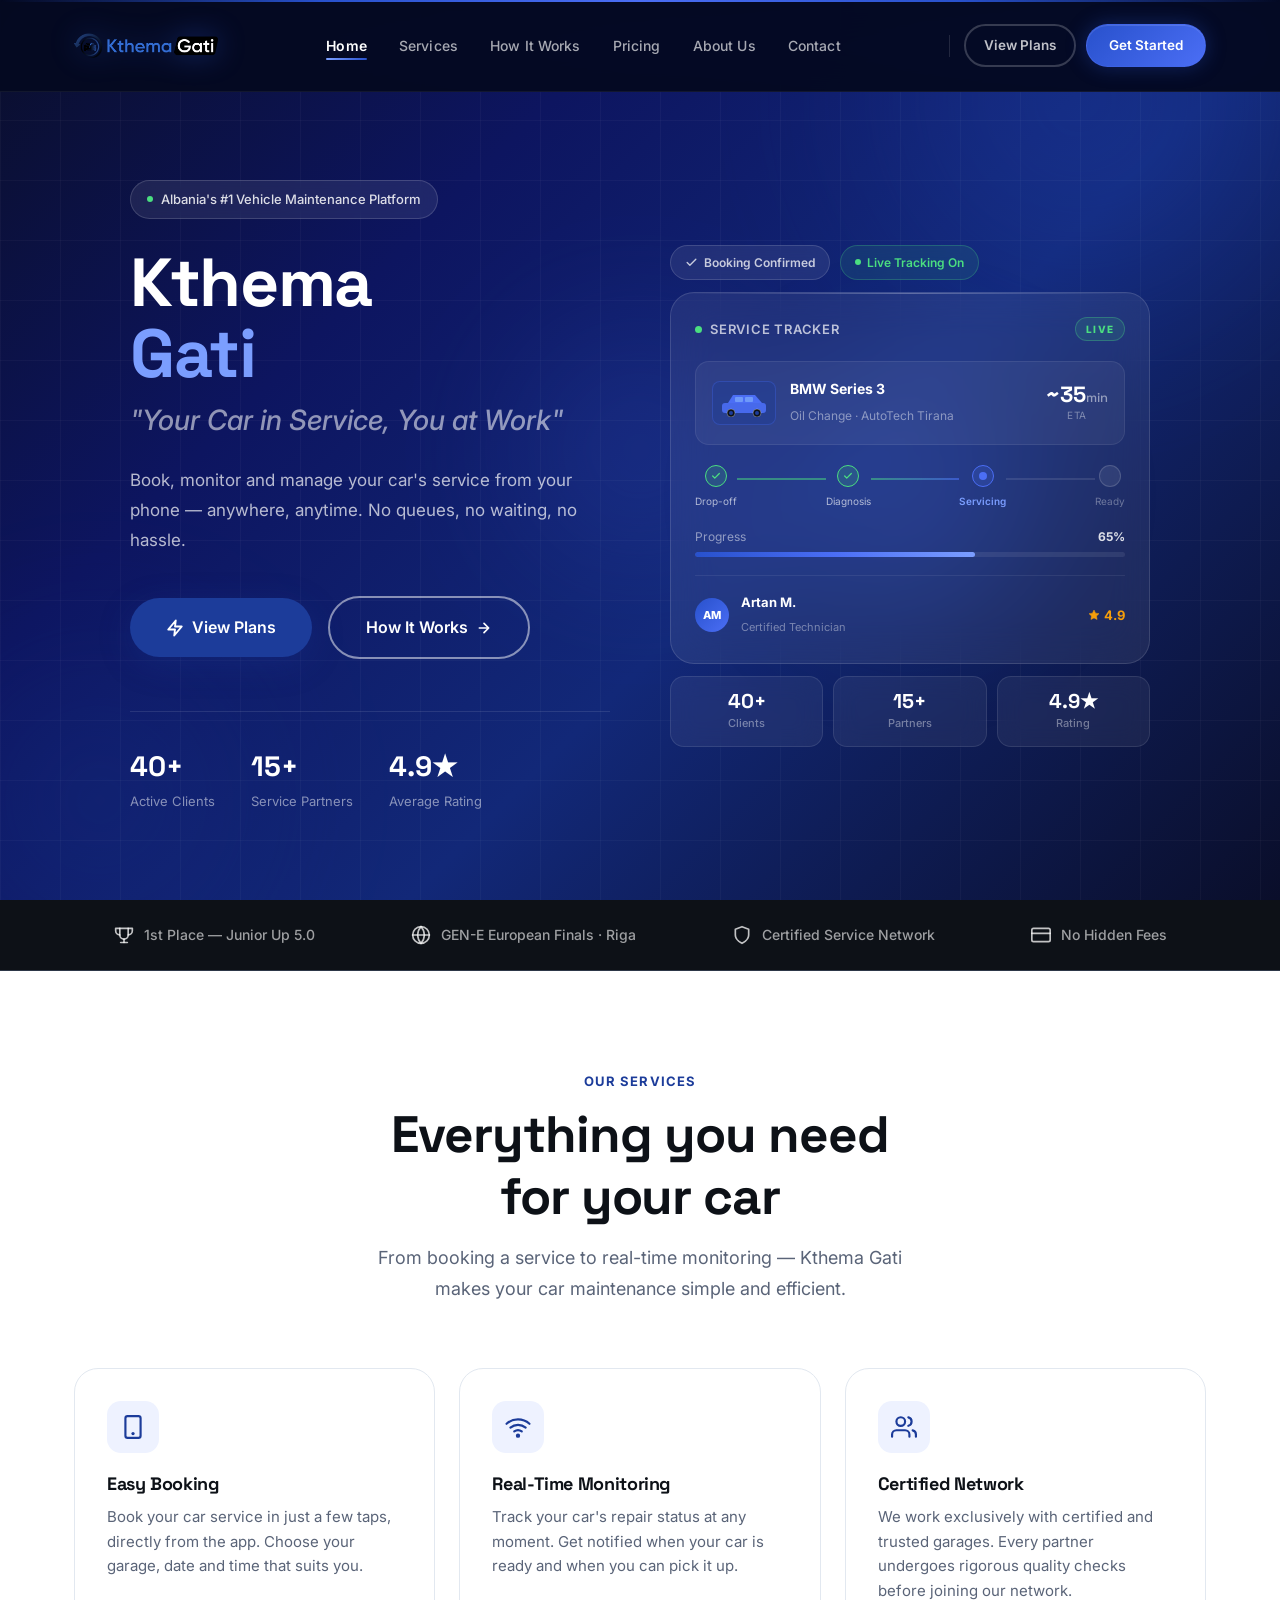
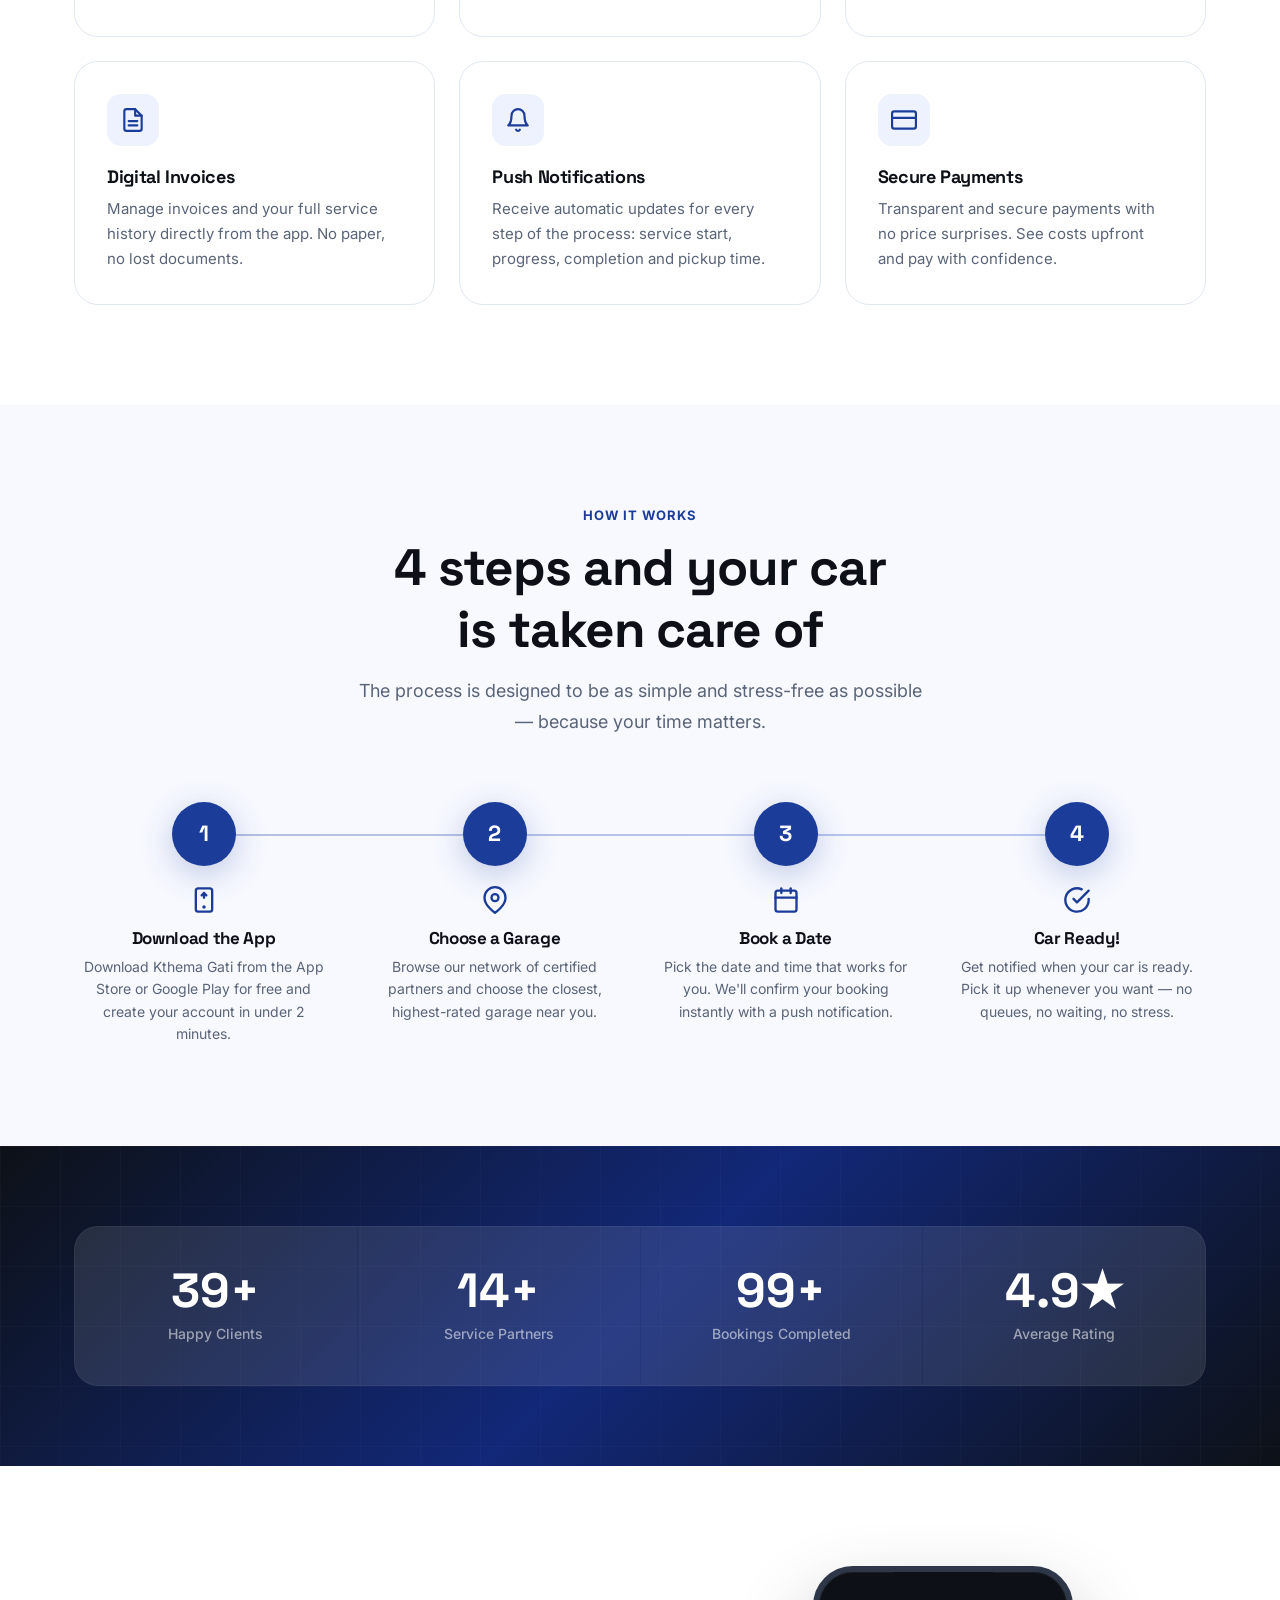
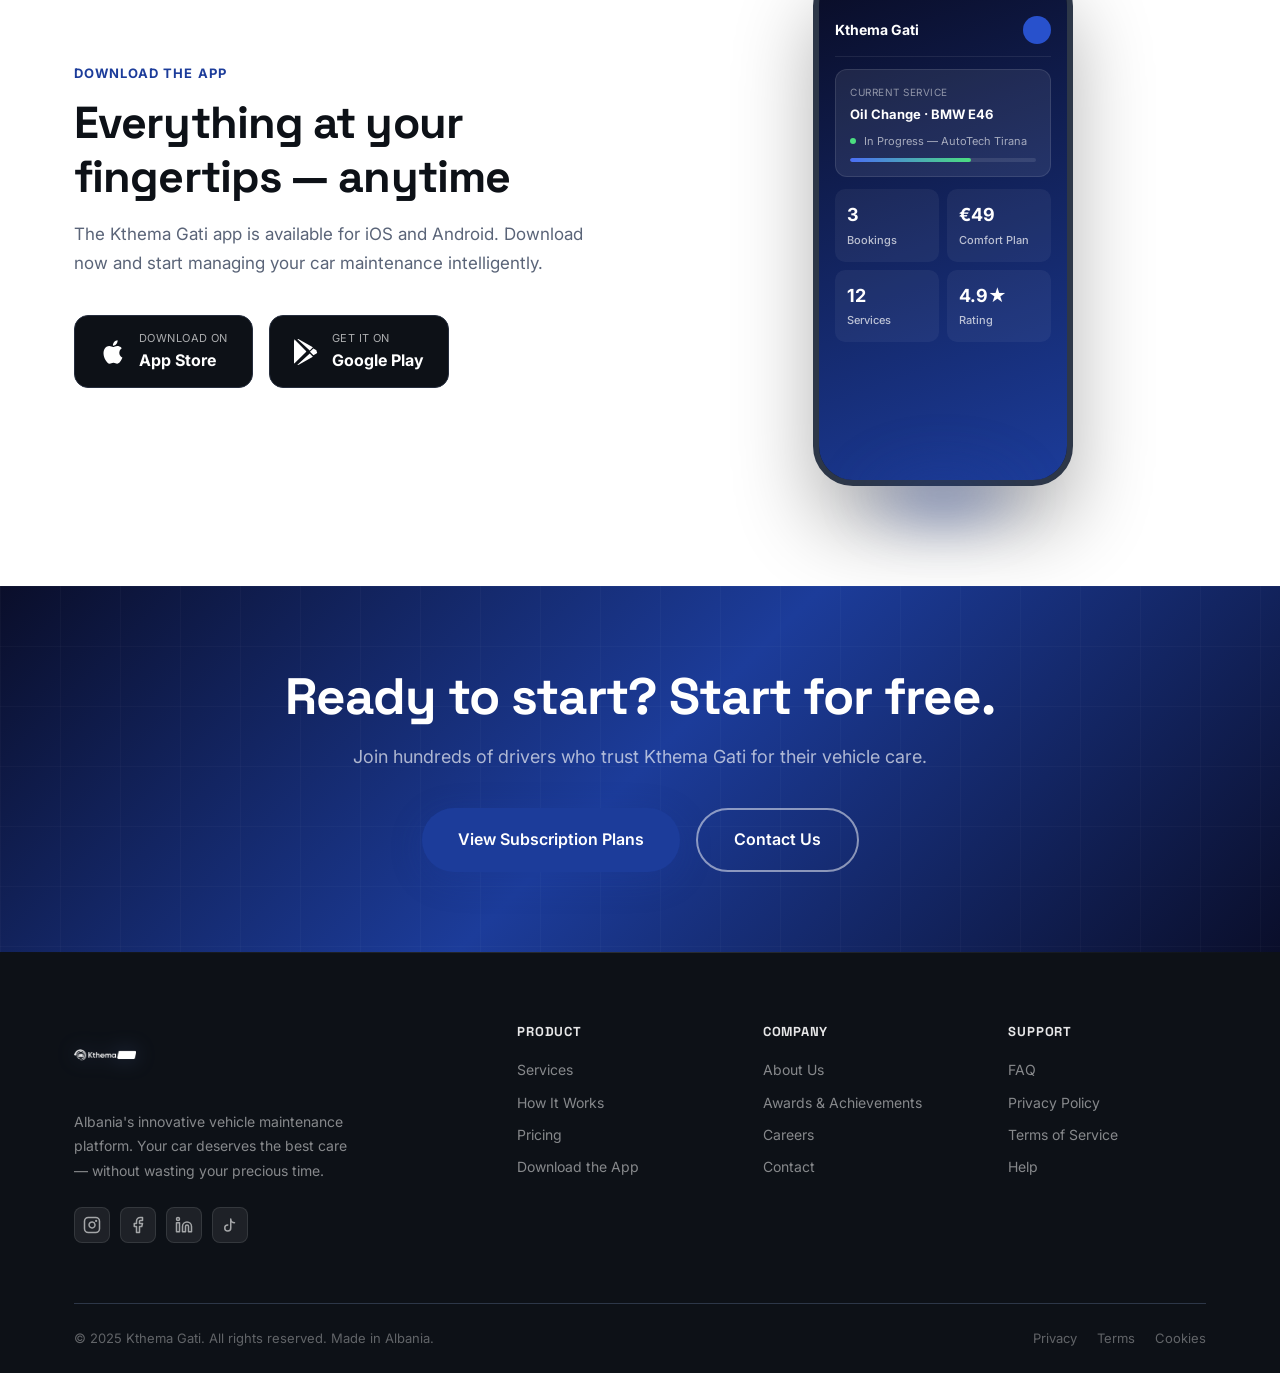
<file: index.html>
<!DOCTYPE html>
<html lang="en">
<head>
  <meta charset="UTF-8" />
  <meta name="viewport" content="width=device-width, initial-scale=1.0" />
  <title>Kthema Gati — Your Car in Service, You at Work</title>
  <meta name="description" content="Kthema Gati is the innovative Albanian platform for your car maintenance — no time wasted. Your car in service, you at work." />
  <link rel="icon" href="assets/kthemagatilogo.png" type="image/png" />
  <link rel="preconnect" href="https://fonts.googleapis.com" />
  <link rel="preconnect" href="https://fonts.gstatic.com" crossorigin />
  <link href="https://fonts.googleapis.com/css2?family=Inter:wght@300;400;500;600;700;800;900&family=Space+Grotesk:wght@400;500;600;700&display=swap" rel="stylesheet" />
  <link rel="stylesheet" href="css/styles.css" />
</head>
<body>

<!-- NAVIGATION -->
<nav class="navbar dark-nav" id="navbar">
  <div class="container">
    <div class="nav-inner">
      <a href="index.html" class="nav-logo">
        <img src="assets/kthemagatilogo.png" alt="Kthema Gati" />
      </a>
      <ul class="nav-links">
        <li><a href="index.html" class="nav-link active">Home</a></li>
        <li><a href="#features" class="nav-link">Services</a></li>
        <li><a href="#how-it-works" class="nav-link">How It Works</a></li>
        <li><a href="pricing.html" class="nav-link">Pricing</a></li>
        <li><a href="about.html" class="nav-link">About Us</a></li>
        <li><a href="contact.html" class="nav-link">Contact</a></li>
      </ul>
      <div class="nav-cta">
        <div class="nav-divider"></div>
        <a href="pricing.html" class="btn btn-outline-white btn-sm">View Plans</a>
        <a href="contact.html" class="btn btn-primary btn-sm">Get Started</a>
        <button class="hamburger" aria-label="Open menu">
          <span></span><span></span><span></span>
        </button>
      </div>
    </div>
  </div>
</nav>

<!-- Mobile Nav -->
<div class="mobile-nav dark-bg">
  <a href="index.html" class="mobile-nav-link active">Home</a>
  <a href="#features" class="mobile-nav-link">Services</a>
  <a href="#how-it-works" class="mobile-nav-link">How It Works</a>
  <a href="pricing.html" class="mobile-nav-link">Pricing</a>
  <a href="about.html" class="mobile-nav-link">About Us</a>
  <a href="contact.html" class="mobile-nav-link">Contact</a>
  <div class="mobile-nav-sep"></div>
  <a href="contact.html" class="btn btn-primary">Start for Free</a>
</div>

<!-- HERO -->
<section class="hero">
  <div class="hero-bg-shapes">
    <div class="hero-shape hero-shape-1"></div>
    <div class="hero-shape hero-shape-2"></div>
    <div class="hero-shape hero-shape-3"></div>
  </div>
  <div class="hero-grid"></div>

  <div class="container">
    <div class="hero-inner">
      <div class="hero-content">
        <div class="hero-badge">
          <span class="dot"></span>
          Albania's #1 Vehicle Maintenance Platform
        </div>
        <h1 class="hero-title">Kthema<br /><span style="color:#7B9EFF;">Gati</span></h1>
        <p class="hero-tagline">"Your Car in Service, You at Work"</p>
        <p class="hero-description">Book, monitor and manage your car's service from your phone — anywhere, anytime. No queues, no waiting, no hassle.</p>
        <div class="hero-actions">
          <a href="pricing.html" class="btn btn-primary btn-lg">
            <svg xmlns="http://www.w3.org/2000/svg" width="18" height="18" viewBox="0 0 24 24" fill="none" stroke="currentColor" stroke-width="2.5" stroke-linecap="round" stroke-linejoin="round"><polygon points="13 2 3 14 12 14 11 22 21 10 12 10 13 2"/></svg>
            View Plans
          </a>
          <a href="#how-it-works" class="btn btn-outline-white btn-lg">
            How It Works
            <svg xmlns="http://www.w3.org/2000/svg" width="16" height="16" viewBox="0 0 24 24" fill="none" stroke="currentColor" stroke-width="2.5" stroke-linecap="round" stroke-linejoin="round"><path d="M5 12h14M12 5l7 7-7 7"/></svg>
          </a>
        </div>
        <div class="hero-stats">
          <div>
            <div class="hero-stat-value" data-counter data-target="40" data-suffix="+">0</div>
            <div class="hero-stat-label">Active Clients</div>
          </div>
          <div>
            <div class="hero-stat-value" data-counter data-target="15" data-suffix="+">0</div>
            <div class="hero-stat-label">Service Partners</div>
          </div>
          <div>
            <div class="hero-stat-value" data-counter data-target="4.9" data-suffix="★">0</div>
            <div class="hero-stat-label">Average Rating</div>
          </div>
        </div>
      </div>

      <div class="hero-visual">
        <div class="dash-wrap">
          <div class="dash-glow"></div>

          <!-- Top row: small stat chips -->
          <div class="dash-chips">
            <div class="dash-chip">
              <svg xmlns="http://www.w3.org/2000/svg" width="13" height="13" viewBox="0 0 24 24" fill="none" stroke="currentColor" stroke-width="2.5" stroke-linecap="round" stroke-linejoin="round"><polyline points="20 6 9 17 4 12"/></svg>
              Booking Confirmed
            </div>
            <div class="dash-chip dash-chip-green">
              <span class="dash-chip-dot"></span>
              Live Tracking On
            </div>
          </div>

          <!-- Main tracker card -->
          <div class="dash-main-card">
            <div class="dash-card-top">
              <div class="dash-card-title">
                <div class="dash-live-dot"></div>
                <span>Service Tracker</span>
              </div>
              <span class="dash-live-label">LIVE</span>
            </div>

            <!-- Car icon row -->
            <div class="dash-car-row">
              <div class="dash-car-icon-wrap">
                <svg width="52" height="28" viewBox="0 0 52 28" fill="none" xmlns="http://www.w3.org/2000/svg">
                  <rect x="4" y="14" width="44" height="10" rx="3" fill="rgba(75,110,245,0.9)"/>
                  <path d="M10 14 L15 6 L37 6 L44 14 Z" fill="#4B6EF5"/>
                  <rect x="17" y="8" width="8" height="5" rx="1" fill="rgba(147,197,253,0.5)"/>
                  <rect x="27" y="8" width="8" height="5" rx="1" fill="rgba(147,197,253,0.5)"/>
                  <circle cx="13" cy="24" r="4" fill="#0D1117" stroke="rgba(255,255,255,0.3)" stroke-width="1"/>
                  <circle cx="13" cy="24" r="2" fill="#1C3C9A"/>
                  <circle cx="39" cy="24" r="4" fill="#0D1117" stroke="rgba(255,255,255,0.3)" stroke-width="1"/>
                  <circle cx="39" cy="24" r="2" fill="#1C3C9A"/>
                </svg>
              </div>
              <div class="dash-car-info">
                <strong>BMW Series 3</strong>
                <span>Oil Change · AutoTech Tirana</span>
              </div>
              <div class="dash-eta">
                <div class="dash-eta-value">~35<small>min</small></div>
                <div class="dash-eta-label">ETA</div>
              </div>
            </div>

            <!-- Progress steps -->
            <div class="dash-steps-row">
              <div class="dash-step-item done">
                <div class="dash-step-circle"><svg xmlns="http://www.w3.org/2000/svg" width="10" height="10" viewBox="0 0 24 24" fill="none" stroke="currentColor" stroke-width="3" stroke-linecap="round" stroke-linejoin="round"><polyline points="20 6 9 17 4 12"/></svg></div>
                <span>Drop-off</span>
              </div>
              <div class="dash-step-line done"></div>
              <div class="dash-step-item done">
                <div class="dash-step-circle"><svg xmlns="http://www.w3.org/2000/svg" width="10" height="10" viewBox="0 0 24 24" fill="none" stroke="currentColor" stroke-width="3" stroke-linecap="round" stroke-linejoin="round"><polyline points="20 6 9 17 4 12"/></svg></div>
                <span>Diagnosis</span>
              </div>
              <div class="dash-step-line active"></div>
              <div class="dash-step-item active">
                <div class="dash-step-circle"><div class="dash-step-pulse"></div></div>
                <span>Servicing</span>
              </div>
              <div class="dash-step-line"></div>
              <div class="dash-step-item">
                <div class="dash-step-circle"></div>
                <span>Ready</span>
              </div>
            </div>

            <!-- Progress bar -->
            <div class="dash-prog-row">
              <span>Progress</span>
              <span class="dash-prog-pct">65%</span>
            </div>
            <div class="dash-prog-track"><div class="dash-prog-fill"></div></div>

            <!-- Technician row -->
            <div class="dash-tech-row">
              <div class="dash-tech-avatar">AM</div>
              <div class="dash-tech-info">
                <strong>Artan M.</strong>
                <span>Certified Technician</span>
              </div>
              <div class="dash-tech-rating">
                <svg xmlns="http://www.w3.org/2000/svg" width="12" height="12" viewBox="0 0 24 24" fill="#F59E0B" stroke="#F59E0B" stroke-width="1"><polygon points="12 2 15.09 8.26 22 9.27 17 14.14 18.18 21.02 12 17.77 5.82 21.02 7 14.14 2 9.27 8.91 8.26 12 2"/></svg>
                4.9
              </div>
            </div>
          </div>

          <!-- Bottom row: 3 metric cards -->
          <div class="dash-metrics">
            <div class="dash-metric">
              <div class="dash-metric-val">40+</div>
              <div class="dash-metric-lbl">Clients</div>
            </div>
            <div class="dash-metric">
              <div class="dash-metric-val">15+</div>
              <div class="dash-metric-lbl">Partners</div>
            </div>
            <div class="dash-metric">
              <div class="dash-metric-val">4.9★</div>
              <div class="dash-metric-lbl">Rating</div>
            </div>
          </div>
        </div>
      </div>
    </div>
  </div>
</section>

<!-- TRUST BAR -->
<div class="trust-bar">
  <div class="container">
    <div class="trust-inner">
      <div class="trust-item">
        <span class="trust-icon">
          <svg xmlns="http://www.w3.org/2000/svg" width="20" height="20" viewBox="0 0 24 24" fill="none" stroke="currentColor" stroke-width="2" stroke-linecap="round" stroke-linejoin="round"><line x1="8" y1="21" x2="16" y2="21"/><line x1="12" y1="17" x2="12" y2="21"/><path d="M7 4H2v3a5 5 0 0 0 5 5"/><path d="M17 4h5v3a5 5 0 0 1-5 5"/><path d="M7 4h10v8a5 5 0 0 1-10 0z"/></svg>
        </span>
        <span>1st Place — Junior Up 5.0</span>
      </div>
      <div class="trust-sep"></div>
      <div class="trust-item">
        <span class="trust-icon">
          <svg xmlns="http://www.w3.org/2000/svg" width="20" height="20" viewBox="0 0 24 24" fill="none" stroke="currentColor" stroke-width="2" stroke-linecap="round" stroke-linejoin="round"><circle cx="12" cy="12" r="10"/><line x1="2" y1="12" x2="22" y2="12"/><path d="M12 2a15.3 15.3 0 0 1 4 10 15.3 15.3 0 0 1-4 10 15.3 15.3 0 0 1-4-10 15.3 15.3 0 0 1 4-10z"/></svg>
        </span>
        <span>GEN-E European Finals · Riga</span>
      </div>
      <div class="trust-sep"></div>
      <div class="trust-item">
        <span class="trust-icon">
          <svg xmlns="http://www.w3.org/2000/svg" width="20" height="20" viewBox="0 0 24 24" fill="none" stroke="currentColor" stroke-width="2" stroke-linecap="round" stroke-linejoin="round"><path d="M12 22s8-4 8-10V5l-8-3-8 3v7c0 6 8 10 8 10z"/></svg>
        </span>
        <span>Certified Service Network</span>
      </div>
      <div class="trust-sep"></div>
      <div class="trust-item">
        <span class="trust-icon">
          <svg xmlns="http://www.w3.org/2000/svg" width="20" height="20" viewBox="0 0 24 24" fill="none" stroke="currentColor" stroke-width="2" stroke-linecap="round" stroke-linejoin="round"><rect x="1" y="4" width="22" height="16" rx="2"/><line x1="1" y1="10" x2="23" y2="10"/></svg>
        </span>
        <span>No Hidden Fees</span>
      </div>
    </div>
  </div>
</div>

<!-- FEATURES -->
<section class="section features" id="features">
  <div class="container">
    <div class="features-header">
      <div class="section-label fade-up">Our Services</div>
      <h2 class="section-title fade-up delay-1">Everything you need<br />for your car</h2>
      <p class="section-subtitle fade-up delay-2">From booking a service to real-time monitoring — Kthema Gati makes your car maintenance simple and efficient.</p>
    </div>
    <div class="features-grid">
      <div class="feature-card fade-up delay-1">
        <div class="feature-icon">
          <svg xmlns="http://www.w3.org/2000/svg" width="26" height="26" viewBox="0 0 24 24" fill="none" stroke="currentColor" stroke-width="2" stroke-linecap="round" stroke-linejoin="round"><rect x="5" y="2" width="14" height="20" rx="2"/><line x1="12" y1="18" x2="12.01" y2="18" stroke-width="3"/></svg>
        </div>
        <h3>Easy Booking</h3>
        <p>Book your car service in just a few taps, directly from the app. Choose your garage, date and time that suits you.</p>
      </div>
      <div class="feature-card fade-up delay-2">
        <div class="feature-icon">
          <svg xmlns="http://www.w3.org/2000/svg" width="26" height="26" viewBox="0 0 24 24" fill="none" stroke="currentColor" stroke-width="2" stroke-linecap="round" stroke-linejoin="round"><path d="M5 12.55a11 11 0 0 1 14.08 0"/><path d="M1.42 9a16 16 0 0 1 21.16 0"/><path d="M8.53 16.11a6 6 0 0 1 6.95 0"/><circle cx="12" cy="20" r="1" fill="currentColor"/></svg>
        </div>
        <h3>Real-Time Monitoring</h3>
        <p>Track your car's repair status at any moment. Get notified when your car is ready and when you can pick it up.</p>
      </div>
      <div class="feature-card fade-up delay-3">
        <div class="feature-icon">
          <svg xmlns="http://www.w3.org/2000/svg" width="26" height="26" viewBox="0 0 24 24" fill="none" stroke="currentColor" stroke-width="2" stroke-linecap="round" stroke-linejoin="round"><path d="M17 21v-2a4 4 0 0 0-4-4H5a4 4 0 0 0-4 4v2"/><circle cx="9" cy="7" r="4"/><path d="M23 21v-2a4 4 0 0 0-3-3.87"/><path d="M16 3.13a4 4 0 0 1 0 7.75"/></svg>
        </div>
        <h3>Certified Network</h3>
        <p>We work exclusively with certified and trusted garages. Every partner undergoes rigorous quality checks before joining our network.</p>
      </div>
      <div class="feature-card fade-up delay-1">
        <div class="feature-icon">
          <svg xmlns="http://www.w3.org/2000/svg" width="26" height="26" viewBox="0 0 24 24" fill="none" stroke="currentColor" stroke-width="2" stroke-linecap="round" stroke-linejoin="round"><path d="M14 2H6a2 2 0 0 0-2 2v16a2 2 0 0 0 2 2h12a2 2 0 0 0 2-2V8z"/><polyline points="14 2 14 8 20 8"/><line x1="16" y1="13" x2="8" y2="13"/><line x1="16" y1="17" x2="8" y2="17"/></svg>
        </div>
        <h3>Digital Invoices</h3>
        <p>Manage invoices and your full service history directly from the app. No paper, no lost documents.</p>
      </div>
      <div class="feature-card fade-up delay-2">
        <div class="feature-icon">
          <svg xmlns="http://www.w3.org/2000/svg" width="26" height="26" viewBox="0 0 24 24" fill="none" stroke="currentColor" stroke-width="2" stroke-linecap="round" stroke-linejoin="round"><path d="M18 8A6 6 0 0 0 6 8c0 7-3 9-3 9h18s-3-2-3-9"/><path d="M13.73 21a2 2 0 0 1-3.46 0"/></svg>
        </div>
        <h3>Push Notifications</h3>
        <p>Receive automatic updates for every step of the process: service start, progress, completion and pickup time.</p>
      </div>
      <div class="feature-card fade-up delay-3">
        <div class="feature-icon">
          <svg xmlns="http://www.w3.org/2000/svg" width="26" height="26" viewBox="0 0 24 24" fill="none" stroke="currentColor" stroke-width="2" stroke-linecap="round" stroke-linejoin="round"><rect x="1" y="4" width="22" height="16" rx="2"/><line x1="1" y1="10" x2="23" y2="10"/></svg>
        </div>
        <h3>Secure Payments</h3>
        <p>Transparent and secure payments with no price surprises. See costs upfront and pay with confidence.</p>
      </div>
    </div>
  </div>
</section>

<!-- HOW IT WORKS -->
<section class="section how-it-works" id="how-it-works">
  <div class="container">
    <div class="hiw-header">
      <div class="section-label fade-up">How It Works</div>
      <h2 class="section-title fade-up delay-1">4 steps and your car<br />is taken care of</h2>
      <p class="section-subtitle fade-up delay-2">The process is designed to be as simple and stress-free as possible — because your time matters.</p>
    </div>
    <div class="steps-grid">
      <div class="step fade-up delay-1">
        <div class="step-number">1</div>
        <div class="step-icon-wrap">
          <svg xmlns="http://www.w3.org/2000/svg" width="28" height="28" viewBox="0 0 24 24" fill="none" stroke="currentColor" stroke-width="2" stroke-linecap="round" stroke-linejoin="round"><rect x="5" y="2" width="14" height="20" rx="2"/><line x1="12" y1="18" x2="12.01" y2="18" stroke-width="3"/><path d="M12 10v-4"/><path d="M10 8l2-2 2 2"/></svg>
        </div>
        <h3>Download the App</h3>
        <p>Download Kthema Gati from the App Store or Google Play for free and create your account in under 2 minutes.</p>
      </div>
      <div class="step fade-up delay-2">
        <div class="step-number">2</div>
        <div class="step-icon-wrap">
          <svg xmlns="http://www.w3.org/2000/svg" width="28" height="28" viewBox="0 0 24 24" fill="none" stroke="currentColor" stroke-width="2" stroke-linecap="round" stroke-linejoin="round"><path d="M21 10c0 7-9 13-9 13s-9-6-9-13a9 9 0 0 1 18 0z"/><circle cx="12" cy="10" r="3"/></svg>
        </div>
        <h3>Choose a Garage</h3>
        <p>Browse our network of certified partners and choose the closest, highest-rated garage near you.</p>
      </div>
      <div class="step fade-up delay-3">
        <div class="step-number">3</div>
        <div class="step-icon-wrap">
          <svg xmlns="http://www.w3.org/2000/svg" width="28" height="28" viewBox="0 0 24 24" fill="none" stroke="currentColor" stroke-width="2" stroke-linecap="round" stroke-linejoin="round"><rect x="3" y="4" width="18" height="18" rx="2"/><line x1="16" y1="2" x2="16" y2="6"/><line x1="8" y1="2" x2="8" y2="6"/><line x1="3" y1="10" x2="21" y2="10"/></svg>
        </div>
        <h3>Book a Date</h3>
        <p>Pick the date and time that works for you. We'll confirm your booking instantly with a push notification.</p>
      </div>
      <div class="step fade-up delay-4">
        <div class="step-number">4</div>
        <div class="step-icon-wrap">
          <svg xmlns="http://www.w3.org/2000/svg" width="28" height="28" viewBox="0 0 24 24" fill="none" stroke="currentColor" stroke-width="2" stroke-linecap="round" stroke-linejoin="round"><path d="M22 11.08V12a10 10 0 1 1-5.93-9.14"/><polyline points="22 4 12 14.01 9 11.01"/></svg>
        </div>
        <h3>Car Ready!</h3>
        <p>Get notified when your car is ready. Pick it up whenever you want — no queues, no waiting, no stress.</p>
      </div>
    </div>
  </div>
</section>

<!-- STATS -->
<section class="stats-section">
  <div class="container">
    <div class="stats-grid">
      <div class="stat-card fade-in delay-1">
        <div class="stat-number" data-counter data-target="40" data-suffix="+">0+</div>
        <div class="stat-label">Happy Clients</div>
      </div>
      <div class="stat-card fade-in delay-2">
        <div class="stat-number" data-counter data-target="15" data-suffix="+">0+</div>
        <div class="stat-label">Service Partners</div>
      </div>
      <div class="stat-card fade-in delay-3">
        <div class="stat-number" data-counter data-target="100" data-suffix="+">0+</div>
        <div class="stat-label">Bookings Completed</div>
      </div>
      <div class="stat-card fade-in delay-4">
        <div class="stat-number" data-counter data-target="4.9" data-suffix="★">0</div>
        <div class="stat-label">Average Rating</div>
      </div>
    </div>
  </div>
</section>

<!-- DOWNLOAD -->
<section class="download-section">
  <div class="container">
    <div class="download-inner">
      <div class="download-content fade-up">
        <div class="section-label">Download the App</div>
        <h2>Everything at your fingertips — anytime</h2>
        <p>The Kthema Gati app is available for iOS and Android. Download now and start managing your car maintenance intelligently.</p>
        <div class="store-buttons">
          <a href="#" class="store-btn" aria-label="Download on App Store">
            <span class="store-btn-icon">
              <svg xmlns="http://www.w3.org/2000/svg" width="28" height="28" viewBox="0 0 24 24" fill="currentColor"><path d="M18.71 19.5c-.83 1.24-1.71 2.45-3.05 2.47-1.34.03-1.77-.79-3.29-.79-1.53 0-2 .77-3.27.82-1.31.05-2.3-1.32-3.14-2.53C4.25 17 2.94 12.45 4.7 9.39c.87-1.52 2.43-2.48 4.12-2.51 1.28-.02 2.5.87 3.29.87.78 0 2.26-1.07 3.8-.91.65.03 2.47.26 3.64 1.98-.09.06-2.17 1.28-2.15 3.81.03 3.02 2.65 4.03 2.68 4.04-.03.07-.42 1.44-1.38 2.83M13 3.5c.73-.83 1.94-1.46 2.94-1.5.13 1.17-.34 2.35-1.04 3.19-.69.85-1.83 1.51-2.95 1.42-.15-1.15.41-2.35 1.05-3.11z"/></svg>
            </span>
            <div class="store-btn-text">
              <small>Download on</small>
              <strong>App Store</strong>
            </div>
          </a>
          <a href="#" class="store-btn" aria-label="Download on Google Play">
            <span class="store-btn-icon">
              <svg xmlns="http://www.w3.org/2000/svg" width="26" height="26" viewBox="0 0 24 24" fill="currentColor"><path d="M3.18 23.76c.37.21.8.22 1.19.04l13.07-7.43-2.91-2.9-11.35 10.29zM.24 1.4A1.5 1.5 0 0 0 0 2.18v19.64c0 .28.08.55.24.79L.3 22.7l11-10.97V11.3L.3 .32 .24 1.4zM20.73 10.3l-2.82-1.6-3.18 3.18 3.18 3.18 2.85-1.62c.81-.46.81-1.68-.03-2.14zM4.37.2L17.44 7.63 14.53 10.54 3.18.25C3.56.06 4 .07 4.37.2z"/></svg>
            </span>
            <div class="store-btn-text">
              <small>Get it on</small>
              <strong>Google Play</strong>
            </div>
          </a>
        </div>
      </div>

      <div class="download-visual fade-in delay-2">
        <div style="position:relative;">
          <div class="phone-mockup">
            <div class="phone-notch"></div>
            <div class="phone-screen">
              <div class="app-header-mock">
                <span>Kthema Gati</span>
                <div class="app-avatar"></div>
              </div>
              <div class="app-card-mock">
                <div class="card-label">Current Service</div>
                <div class="card-value">Oil Change · BMW E46</div>
                <div class="app-status-row">
                  <div class="app-status-dot"></div>
                  <div class="app-status-text">In Progress — AutoTech Tirana</div>
                </div>
                <div class="app-progress-outer"><div class="app-progress-inner"></div></div>
              </div>
              <div class="app-grid-mock">
                <div class="app-mini-card"><strong>3</strong>Bookings</div>
                <div class="app-mini-card"><strong>€49</strong>Comfort Plan</div>
                <div class="app-mini-card"><strong>12</strong>Services</div>
                <div class="app-mini-card"><strong>4.9★</strong>Rating</div>
              </div>
            </div>
          </div>
          <div class="phone-glow"></div>
        </div>
      </div>
    </div>
  </div>
</section>

<!-- CTA BANNER -->
<section style="background:linear-gradient(135deg,#0A0E2A 0%,#1C3C9A 50%,#0A0E2A 100%);padding:80px 0;position:relative;overflow:hidden;">
  <div style="position:absolute;inset:0;background-image:linear-gradient(rgba(255,255,255,0.025) 1px,transparent 1px),linear-gradient(90deg,rgba(255,255,255,0.025) 1px,transparent 1px);background-size:60px 60px;"></div>
  <div class="container" style="position:relative;z-index:1;text-align:center;">
    <h2 class="fade-up delay-1" style="font-size:clamp(32px,4vw,52px);font-weight:900;color:#fff;margin-bottom:16px;">Ready to start? Start for free.</h2>
    <p class="fade-up delay-2" style="font-size:18px;color:rgba(255,255,255,0.65);max-width:px;margin:0 auto 36px;">Join hundreds of drivers who trust Kthema Gati for their vehicle care.</p>
    <div class="fade-up delay-3" style="display:flex;gap:16px;justify-content:center;flex-wrap:wrap;">
      <a href="pricing.html" class="btn btn-primary btn-lg">View Subscription Plans</a>
      <a href="contact.html" class="btn btn-outline-white btn-lg">Contact Us</a>
    </div>
  </div>
</section>

<!-- FOOTER -->
<footer class="footer">
  <div class="container">
    <div class="footer-grid">
      <div class="footer-brand">
        <img src="assets/kthemagatilogo.png" alt="Kthema Gati" class="footer-logo" />
        <p>Albania's innovative vehicle maintenance platform. Your car deserves the best care — without wasting your precious time.</p>
        <div class="footer-social">
          <a href="#" aria-label="Instagram">
            <svg xmlns="http://www.w3.org/2000/svg" width="18" height="18" viewBox="0 0 24 24" fill="none" stroke="currentColor" stroke-width="2" stroke-linecap="round" stroke-linejoin="round"><rect x="2" y="2" width="20" height="20" rx="5"/><path d="M16 11.37A4 4 0 1 1 12.63 8 4 4 0 0 1 16 11.37z"/><line x1="17.5" y1="6.5" x2="17.51" y2="6.5" stroke-width="3"/></svg>
          </a>
          <a href="#" aria-label="Facebook">
            <svg xmlns="http://www.w3.org/2000/svg" width="18" height="18" viewBox="0 0 24 24" fill="none" stroke="currentColor" stroke-width="2" stroke-linecap="round" stroke-linejoin="round"><path d="M18 2h-3a5 5 0 0 0-5 5v3H7v4h3v8h4v-8h3l1-4h-4V7a1 1 0 0 1 1-1h3z"/></svg>
          </a>
          <a href="#" aria-label="LinkedIn">
            <svg xmlns="http://www.w3.org/2000/svg" width="18" height="18" viewBox="0 0 24 24" fill="none" stroke="currentColor" stroke-width="2" stroke-linecap="round" stroke-linejoin="round"><path d="M16 8a6 6 0 0 1 6 6v7h-4v-7a2 2 0 0 0-2-2 2 2 0 0 0-2 2v7h-4v-7a6 6 0 0 1 6-6z"/><rect x="2" y="9" width="4" height="12"/><circle cx="4" cy="4" r="2"/></svg>
          </a>
          <a href="#" aria-label="TikTok">
            <svg xmlns="http://www.w3.org/2000/svg" width="18" height="18" viewBox="0 0 24 24" fill="none" stroke="currentColor" stroke-width="2" stroke-linecap="round" stroke-linejoin="round"><path d="M9 12a4 4 0 1 0 4 4V4a5 5 0 0 0 5 5"/></svg>
          </a>
        </div>
      </div>
      <div class="footer-col">
        <h4>Product</h4>
        <div class="footer-links">
          <a href="#features">Services</a>
          <a href="#how-it-works">How It Works</a>
          <a href="pricing.html">Pricing</a>
          <a href="#">Download the App</a>
        </div>
      </div>
      <div class="footer-col">
        <h4>Company</h4>
        <div class="footer-links">
          <a href="about.html">About Us</a>
          <a href="about.html#awards">Awards &amp; Achievements</a>
          <a href="#">Careers</a>
          <a href="contact.html">Contact</a>
        </div>
      </div>
      <div class="footer-col">
        <h4>Support</h4>
        <div class="footer-links">
          <a href="faq.html">FAQ</a>
          <a href="privacy-policy.html">Privacy Policy</a>
          <a href="terms-of-service.html">Terms of Service</a>
          <a href="contact.html">Help</a>
        </div>
      </div>
    </div>
    <div class="footer-bottom">
      <p>© 2025 Kthema Gati. All rights reserved. Made in Albania.</p>
      <div class="footer-bottom-links">
        <a href="privacy-policy.html">Privacy</a>
        <a href="terms-of-service.html">Terms</a>
        <a href="privacy-policy.html#cookies">Cookies</a>
      </div>
    </div>
  </div>
</footer>

<script src="js/main.js"></script>
</body>
</html>
</file>
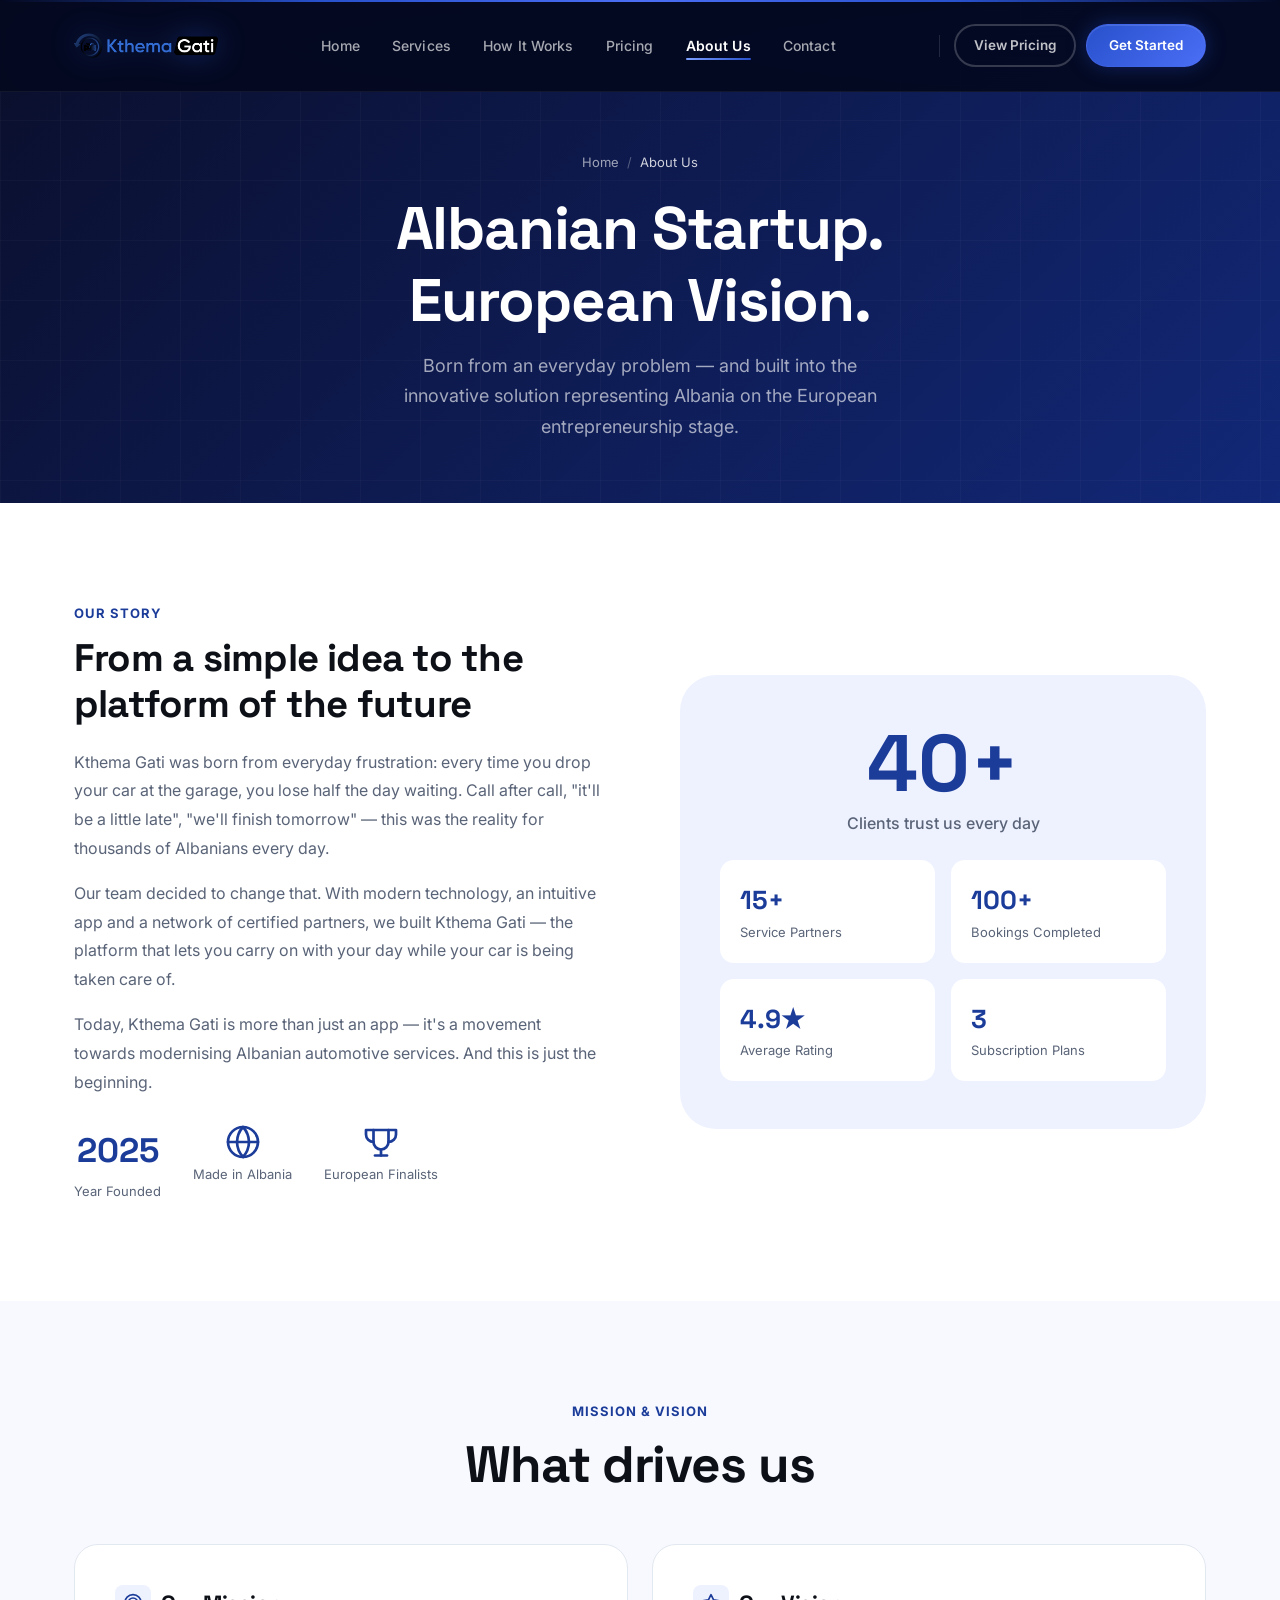
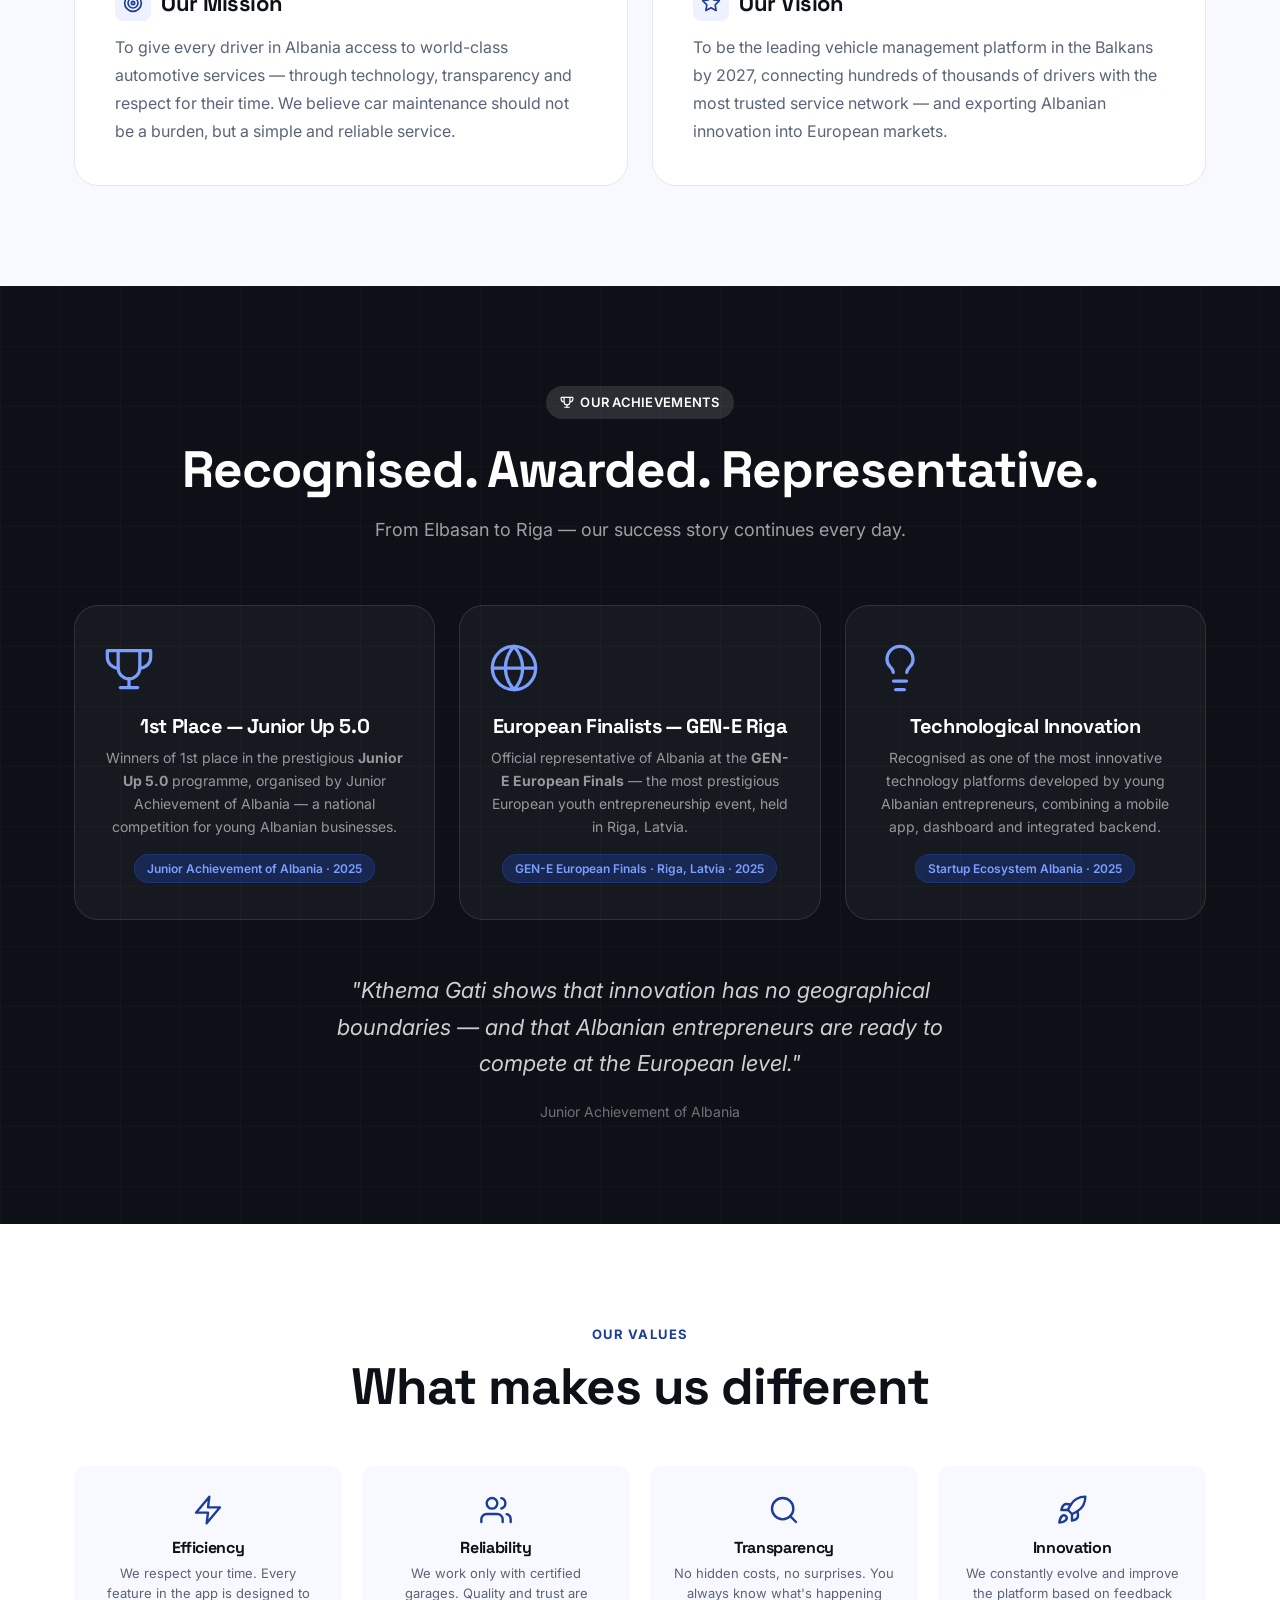
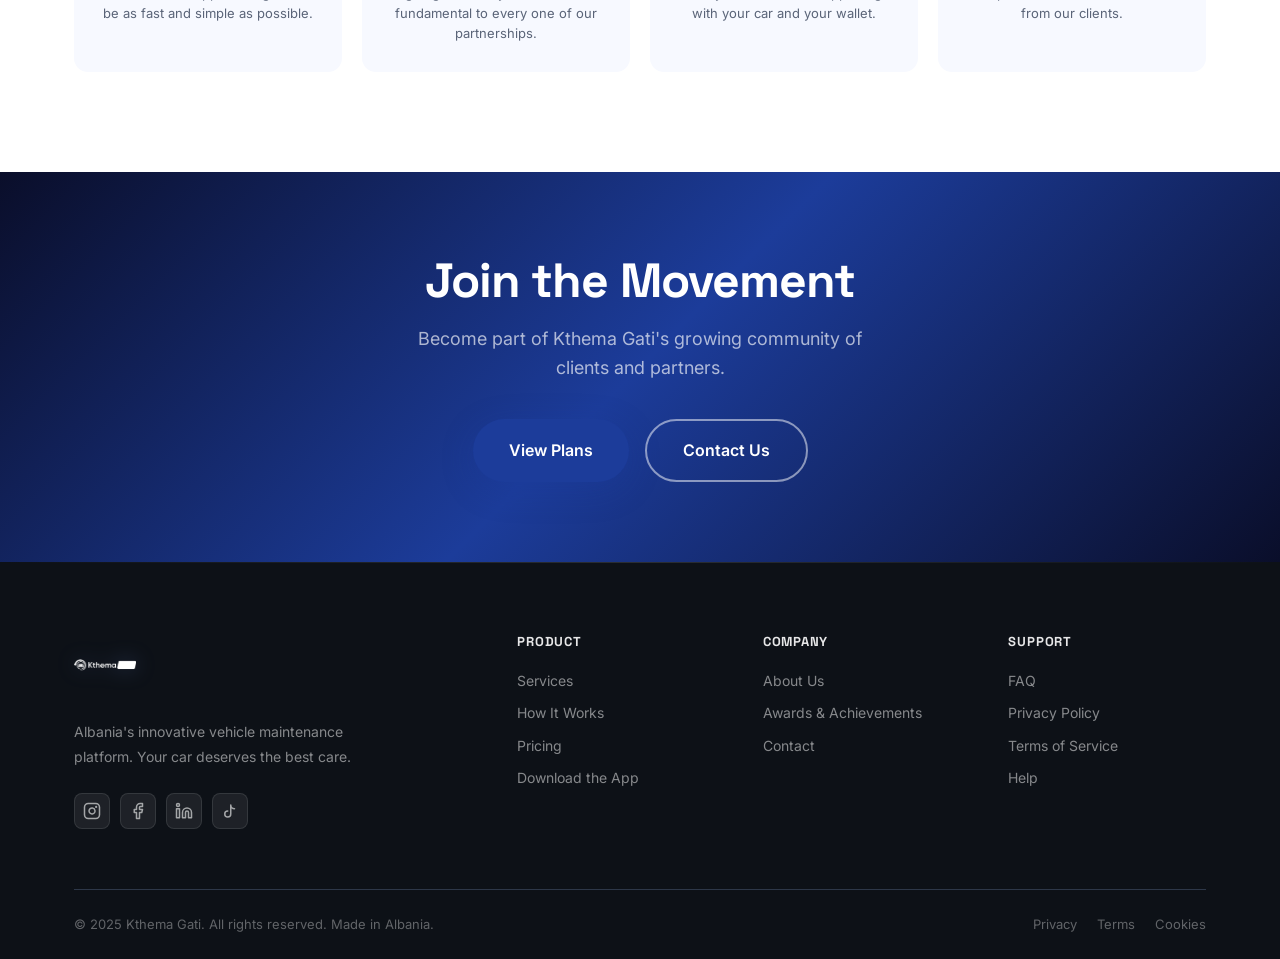
<file: about.html>
<!DOCTYPE html>
<html lang="en">
<head>
  <meta charset="UTF-8" />
  <meta name="viewport" content="width=device-width, initial-scale=1.0" />
  <title>About Us — Kthema Gati</title>
  <meta name="description" content="Learn about Kthema Gati — the Albanian startup that won 1st place at Junior Up 5.0 and represented Albania at GEN-E Riga." />
  <link rel="icon" href="assets/kthemagatilogo.png" type="image/png" />
  <link rel="preconnect" href="https://fonts.googleapis.com" />
  <link rel="preconnect" href="https://fonts.gstatic.com" crossorigin />
  <link href="https://fonts.googleapis.com/css2?family=Inter:wght@300;400;500;600;700;800;900&family=Space+Grotesk:wght@400;500;600;700&display=swap" rel="stylesheet" />
  <link rel="stylesheet" href="css/styles.css" />
</head>
<body>

<!-- NAVIGATION -->
<nav class="navbar dark-nav" id="navbar">
  <div class="container">
    <div class="nav-inner">
      <a href="index.html" class="nav-logo">
        <img src="assets/kthemagatilogo.png" alt="Kthema Gati" />
      </a>
      <ul class="nav-links">
        <li><a href="index.html" class="nav-link">Home</a></li>
        <li><a href="index.html#features" class="nav-link">Services</a></li>
        <li><a href="index.html#how-it-works" class="nav-link">How It Works</a></li>
        <li><a href="pricing.html" class="nav-link">Pricing</a></li>
        <li><a href="about.html" class="nav-link active">About Us</a></li>
        <li><a href="contact.html" class="nav-link">Contact</a></li>
      </ul>
      <div class="nav-cta">
        <div class="nav-divider"></div>
        <a href="pricing.html" class="btn btn-outline-white btn-sm">View Pricing</a>
        <a href="contact.html" class="btn btn-primary btn-sm">Get Started</a>
        <button class="hamburger" aria-label="Open menu"><span></span><span></span><span></span></button>
      </div>
    </div>
  </div>
</nav>
<div class="mobile-nav dark-bg">
  <a href="index.html" class="mobile-nav-link">Home</a>
  <a href="index.html#features" class="mobile-nav-link">Services</a>
  <a href="index.html#how-it-works" class="mobile-nav-link">How It Works</a>
  <a href="pricing.html" class="mobile-nav-link">Pricing</a>
  <a href="about.html" class="mobile-nav-link active">About Us</a>
  <a href="contact.html" class="mobile-nav-link">Contact</a>
  <div class="mobile-nav-sep"></div>
  <a href="contact.html" class="btn btn-primary">Start for Free</a>
</div>

<!-- PAGE HEADER -->
<div class="page-header">
  <div class="container">
    <div class="page-header-inner">
      <nav class="breadcrumb"><a href="index.html">Home</a><span>/</span><span style="color:rgba(255,255,255,0.8);">About Us</span></nav>
      <h1>Albanian Startup.<br />European Vision.</h1>
      <p>Born from an everyday problem — and built into the innovative solution representing Albania on the European entrepreneurship stage.</p>
    </div>
  </div>
</div>

<!-- STORY -->
<section class="story-section">
  <div class="container">
    <div class="story-inner">
      <div class="story-content fade-up">
        <div class="section-label">Our Story</div>
        <h2>From a simple idea to the platform of the future</h2>
        <p>Kthema Gati was born from everyday frustration: every time you drop your car at the garage, you lose half the day waiting. Call after call, "it'll be a little late", "we'll finish tomorrow" — this was the reality for thousands of Albanians every day.</p>
        <p>Our team decided to change that. With modern technology, an intuitive app and a network of certified partners, we built Kthema Gati — the platform that lets you carry on with your day while your car is being taken care of.</p>
        <p>Today, Kthema Gati is more than just an app — it's a movement towards modernising Albanian automotive services. And this is just the beginning.</p>
        <div style="margin-top:28px;display:flex;gap:32px;flex-wrap:wrap;">
          <div style="text-align:center;">
            <div style="font-size:34px;font-weight:900;color:var(--primary);font-family:'Space Grotesk',sans-serif;">2025</div>
            <div style="font-size:13px;color:var(--text-muted);margin-top:2px;">Year Founded</div>
          </div>
          <div style="text-align:center;display:flex;flex-direction:column;align-items:center;">
            <svg xmlns="http://www.w3.org/2000/svg" width="36" height="36" viewBox="0 0 24 24" fill="none" stroke="var(--primary)" stroke-width="1.8" stroke-linecap="round" stroke-linejoin="round"><circle cx="12" cy="12" r="10"/><line x1="2" y1="12" x2="22" y2="12"/><path d="M12 2a15.3 15.3 0 0 1 4 10 15.3 15.3 0 0 1-4 10 15.3 15.3 0 0 1-4-10 15.3 15.3 0 0 1 4-10z"/></svg>
            <div style="font-size:13px;color:var(--text-muted);margin-top:4px;">Made in Albania</div>
          </div>
          <div style="text-align:center;display:flex;flex-direction:column;align-items:center;">
            <svg xmlns="http://www.w3.org/2000/svg" width="36" height="36" viewBox="0 0 24 24" fill="none" stroke="var(--primary)" stroke-width="1.8" stroke-linecap="round" stroke-linejoin="round"><line x1="8" y1="21" x2="16" y2="21"/><line x1="12" y1="17" x2="12" y2="21"/><path d="M7 4H2v3a5 5 0 0 0 5 5"/><path d="M17 4h5v3a5 5 0 0 1-5 5"/><path d="M7 4h10v8a5 5 0 0 1-10 0z"/></svg>
            <div style="font-size:13px;color:var(--text-muted);margin-top:4px;">European Finalists</div>
          </div>
        </div>
      </div>
      <div class="story-visual fade-in delay-2">
        <div class="big-number">40+</div>
        <p style="margin-bottom:24px;">Clients trust us every day</p>
        <div style="display:grid;grid-template-columns:1fr 1fr;gap:16px;text-align:left;">
          <div style="background:var(--white);border-radius:var(--r);padding:20px;"><div style="font-size:26px;font-weight:800;color:var(--primary);font-family:'Space Grotesk',sans-serif;">15+</div><div style="font-size:13px;color:var(--text-muted);">Service Partners</div></div>
          <div style="background:var(--white);border-radius:var(--r);padding:20px;"><div style="font-size:26px;font-weight:800;color:var(--primary);font-family:'Space Grotesk',sans-serif;">100+</div><div style="font-size:13px;color:var(--text-muted);">Bookings Completed</div></div>
          <div style="background:var(--white);border-radius:var(--r);padding:20px;"><div style="font-size:26px;font-weight:800;color:var(--primary);font-family:'Space Grotesk',sans-serif;">4.9★</div><div style="font-size:13px;color:var(--text-muted);">Average Rating</div></div>
          <div style="background:var(--white);border-radius:var(--r);padding:20px;"><div style="font-size:26px;font-weight:800;color:var(--primary);font-family:'Space Grotesk',sans-serif;">3</div><div style="font-size:13px;color:var(--text-muted);">Subscription Plans</div></div>
        </div>
      </div>
    </div>
  </div>
</section>

<!-- MISSION & VISION -->
<section class="mission-section">
  <div class="container">
    <div class="text-center fade-up" style="margin-bottom:48px;">
      <div class="section-label">Mission &amp; Vision</div>
      <h2 class="section-title">What drives us</h2>
    </div>
    <div class="mission-grid">
      <div class="mission-card fade-up delay-1">
        <h3>
          <span style="display:inline-flex;align-items:center;justify-content:center;width:36px;height:36px;background:var(--blue-tint);border-radius:8px;color:var(--primary);">
            <svg xmlns="http://www.w3.org/2000/svg" width="20" height="20" viewBox="0 0 24 24" fill="none" stroke="currentColor" stroke-width="2" stroke-linecap="round" stroke-linejoin="round"><circle cx="12" cy="12" r="10"/><circle cx="12" cy="12" r="6"/><circle cx="12" cy="12" r="2"/></svg>
          </span>
          Our Mission
        </h3>
        <p>To give every driver in Albania access to world-class automotive services — through technology, transparency and respect for their time. We believe car maintenance should not be a burden, but a simple and reliable service.</p>
      </div>
      <div class="mission-card fade-up delay-2">
        <h3>
          <span style="display:inline-flex;align-items:center;justify-content:center;width:36px;height:36px;background:var(--blue-tint);border-radius:8px;color:var(--primary);">
            <svg xmlns="http://www.w3.org/2000/svg" width="20" height="20" viewBox="0 0 24 24" fill="none" stroke="currentColor" stroke-width="2" stroke-linecap="round" stroke-linejoin="round"><polygon points="12 2 15.09 8.26 22 9.27 17 14.14 18.18 21.02 12 17.77 5.82 21.02 7 14.14 2 9.27 8.91 8.26 12 2"/></svg>
          </span>
          Our Vision
        </h3>
        <p>To be the leading vehicle management platform in the Balkans by 2027, connecting hundreds of thousands of drivers with the most trusted service network — and exporting Albanian innovation into European markets.</p>
      </div>
    </div>
  </div>
</section>

<!-- AWARDS -->
<section class="awards-section" id="awards">
  <div class="container">
    <div class="awards-header">
      <div class="badge badge-dark fade-up" style="margin-bottom:20px;">
        <svg xmlns="http://www.w3.org/2000/svg" width="14" height="14" viewBox="0 0 24 24" fill="none" stroke="currentColor" stroke-width="2" stroke-linecap="round" stroke-linejoin="round"><line x1="8" y1="21" x2="16" y2="21"/><line x1="12" y1="17" x2="12" y2="21"/><path d="M7 4H2v3a5 5 0 0 0 5 5"/><path d="M17 4h5v3a5 5 0 0 1-5 5"/><path d="M7 4h10v8a5 5 0 0 1-10 0z"/></svg>
        Our Achievements
      </div>
      <h2 class="section-title fade-up delay-1">Recognised. Awarded. Representative.</h2>
      <p class="fade-up delay-2" style="font-size:18px;color:rgba(255,255,255,0.6);max-width:540px;margin:0 auto;">From Elbasan to Riga — our success story continues every day.</p>
    </div>
    <div class="awards-grid">
      <div class="award-card fade-up delay-1">
        <div class="award-icon">
          <svg xmlns="http://www.w3.org/2000/svg" width="52" height="52" viewBox="0 0 24 24" fill="none" stroke="currentColor" stroke-width="1.5" stroke-linecap="round" stroke-linejoin="round"><line x1="8" y1="21" x2="16" y2="21"/><line x1="12" y1="17" x2="12" y2="21"/><path d="M7 4H2v3a5 5 0 0 0 5 5"/><path d="M17 4h5v3a5 5 0 0 1-5 5"/><path d="M7 4h10v8a5 5 0 0 1-10 0z"/></svg>
        </div>
        <h3>1st Place — Junior Up 5.0</h3>
        <p>Winners of 1st place in the prestigious <strong>Junior Up 5.0</strong> programme, organised by Junior Achievement of Albania — a national competition for young Albanian businesses.</p>
        <span class="award-year">Junior Achievement of Albania · 2025</span>
      </div>
      <div class="award-card fade-up delay-2">
        <div class="award-icon">
          <svg xmlns="http://www.w3.org/2000/svg" width="52" height="52" viewBox="0 0 24 24" fill="none" stroke="currentColor" stroke-width="1.5" stroke-linecap="round" stroke-linejoin="round"><circle cx="12" cy="12" r="10"/><line x1="2" y1="12" x2="22" y2="12"/><path d="M12 2a15.3 15.3 0 0 1 4 10 15.3 15.3 0 0 1-4 10 15.3 15.3 0 0 1-4-10 15.3 15.3 0 0 1 4-10z"/></svg>
        </div>
        <h3>European Finalists — GEN-E Riga</h3>
        <p>Official representative of Albania at the <strong>GEN-E European Finals</strong> — the most prestigious European youth entrepreneurship event, held in Riga, Latvia.</p>
        <span class="award-year">GEN-E European Finals · Riga, Latvia · 2025</span>
      </div>
      <div class="award-card fade-up delay-3">
        <div class="award-icon">
          <svg xmlns="http://www.w3.org/2000/svg" width="52" height="52" viewBox="0 0 24 24" fill="none" stroke="currentColor" stroke-width="1.5" stroke-linecap="round" stroke-linejoin="round"><line x1="9" y1="18" x2="15" y2="18"/><line x1="10" y1="22" x2="14" y2="22"/><path d="M15.09 14c.18-.98.65-1.74 1.41-2.5A4.65 4.65 0 0 0 18 8 6 6 0 0 0 6 8c0 1 .23 2.23 1.5 3.5A4.61 4.61 0 0 1 8.91 14"/></svg>
        </div>
        <h3>Technological Innovation</h3>
        <p>Recognised as one of the most innovative technology platforms developed by young Albanian entrepreneurs, combining a mobile app, dashboard and integrated backend.</p>
        <span class="award-year">Startup Ecosystem Albania · 2025</span>
      </div>
    </div>
    <div class="fade-up" style="margin-top:52px;text-align:center;max-width:640px;margin-left:auto;margin-right:auto;">
      <blockquote style="font-size:22px;font-style:italic;color:rgba(255,255,255,0.8);line-height:1.65;margin-bottom:20px;">"Kthema Gati shows that innovation has no geographical boundaries — and that Albanian entrepreneurs are ready to compete at the European level."</blockquote>
      <div style="font-size:14px;color:rgba(255,255,255,0.4);">Junior Achievement of Albania</div>
    </div>
  </div>
</section>

<!-- VALUES -->
<section class="values-section">
  <div class="container">
    <div class="text-center fade-up">
      <div class="section-label">Our Values</div>
      <h2 class="section-title">What makes us different</h2>
    </div>
    <div class="values-grid">
      <div class="value-item fade-up delay-1">
        <div class="value-emoji" style="display:flex;justify-content:center;margin-bottom:12px;color:var(--primary);">
          <svg xmlns="http://www.w3.org/2000/svg" width="32" height="32" viewBox="0 0 24 24" fill="none" stroke="currentColor" stroke-width="1.8" stroke-linecap="round" stroke-linejoin="round"><polygon points="13 2 3 14 12 14 11 22 21 10 12 10 13 2"/></svg>
        </div>
        <h4>Efficiency</h4>
        <p>We respect your time. Every feature in the app is designed to be as fast and simple as possible.</p>
      </div>
      <div class="value-item fade-up delay-2">
        <div class="value-emoji" style="display:flex;justify-content:center;margin-bottom:12px;color:var(--primary);">
          <svg xmlns="http://www.w3.org/2000/svg" width="32" height="32" viewBox="0 0 24 24" fill="none" stroke="currentColor" stroke-width="1.8" stroke-linecap="round" stroke-linejoin="round"><path d="M17 21v-2a4 4 0 0 0-4-4H5a4 4 0 0 0-4 4v2"/><circle cx="9" cy="7" r="4"/><path d="M23 21v-2a4 4 0 0 0-3-3.87"/><path d="M16 3.13a4 4 0 0 1 0 7.75"/></svg>
        </div>
        <h4>Reliability</h4>
        <p>We work only with certified garages. Quality and trust are fundamental to every one of our partnerships.</p>
      </div>
      <div class="value-item fade-up delay-3">
        <div class="value-emoji" style="display:flex;justify-content:center;margin-bottom:12px;color:var(--primary);">
          <svg xmlns="http://www.w3.org/2000/svg" width="32" height="32" viewBox="0 0 24 24" fill="none" stroke="currentColor" stroke-width="1.8" stroke-linecap="round" stroke-linejoin="round"><circle cx="11" cy="11" r="8"/><line x1="21" y1="21" x2="16.65" y2="16.65"/></svg>
        </div>
        <h4>Transparency</h4>
        <p>No hidden costs, no surprises. You always know what's happening with your car and your wallet.</p>
      </div>
      <div class="value-item fade-up delay-4">
        <div class="value-emoji" style="display:flex;justify-content:center;margin-bottom:12px;color:var(--primary);">
          <svg xmlns="http://www.w3.org/2000/svg" width="32" height="32" viewBox="0 0 24 24" fill="none" stroke="currentColor" stroke-width="1.8" stroke-linecap="round" stroke-linejoin="round"><path d="M4.5 16.5c-1.5 1.26-2 5-2 5s3.74-.5 5-2c.71-.84.7-2.13-.09-2.91a2.18 2.18 0 0 0-2.91-.09z"/><path d="m12 15-3-3a22 22 0 0 1 2-3.95A12.88 12.88 0 0 1 22 2c0 2.72-.78 7.5-6 11a22.35 22.35 0 0 1-4 2z"/><path d="M9 12H4s.55-3.03 2-4c1.62-1.08 5 0 5 0"/><path d="M12 15v5s3.03-.55 4-2c1.08-1.62 0-5 0-5"/></svg>
        </div>
        <h4>Innovation</h4>
        <p>We constantly evolve and improve the platform based on feedback from our clients.</p>
      </div>
    </div>
  </div>
</section>

<!-- CTA -->
<section style="background:linear-gradient(135deg,#0A0E2A 0%,#1C3C9A 50%,#0A0E2A 100%);padding:80px 0;text-align:center;">
  <div class="container">
    <h2 class="fade-up" style="font-size:clamp(28px,4vw,48px);font-weight:900;color:#fff;margin-bottom:16px;">Join the Movement</h2>
    <p class="fade-up delay-1" style="font-size:18px;color:rgba(255,255,255,0.65);max-width:480px;margin:0 auto 36px;">Become part of Kthema Gati's growing community of clients and partners.</p>
    <div class="fade-up delay-2" style="display:flex;gap:16px;justify-content:center;flex-wrap:wrap;">
      <a href="pricing.html" class="btn btn-primary btn-lg">View Plans</a>
      <a href="contact.html" class="btn btn-outline-white btn-lg">Contact Us</a>
    </div>
  </div>
</section>

<!-- FOOTER -->
<footer class="footer">
  <div class="container">
    <div class="footer-grid">
      <div class="footer-brand">
        <img src="assets/kthemagatilogo.png" alt="Kthema Gati" class="footer-logo" />
        <p>Albania's innovative vehicle maintenance platform. Your car deserves the best care.</p>
        <div class="footer-social">
          <a href="#" aria-label="Instagram"><svg xmlns="http://www.w3.org/2000/svg" width="18" height="18" viewBox="0 0 24 24" fill="none" stroke="currentColor" stroke-width="2" stroke-linecap="round" stroke-linejoin="round"><rect x="2" y="2" width="20" height="20" rx="5"/><path d="M16 11.37A4 4 0 1 1 12.63 8 4 4 0 0 1 16 11.37z"/><line x1="17.5" y1="6.5" x2="17.51" y2="6.5" stroke-width="3"/></svg></a>
          <a href="#" aria-label="Facebook"><svg xmlns="http://www.w3.org/2000/svg" width="18" height="18" viewBox="0 0 24 24" fill="none" stroke="currentColor" stroke-width="2" stroke-linecap="round" stroke-linejoin="round"><path d="M18 2h-3a5 5 0 0 0-5 5v3H7v4h3v8h4v-8h3l1-4h-4V7a1 1 0 0 1 1-1h3z"/></svg></a>
          <a href="#" aria-label="LinkedIn"><svg xmlns="http://www.w3.org/2000/svg" width="18" height="18" viewBox="0 0 24 24" fill="none" stroke="currentColor" stroke-width="2" stroke-linecap="round" stroke-linejoin="round"><path d="M16 8a6 6 0 0 1 6 6v7h-4v-7a2 2 0 0 0-2-2 2 2 0 0 0-2 2v7h-4v-7a6 6 0 0 1 6-6z"/><rect x="2" y="9" width="4" height="12"/><circle cx="4" cy="4" r="2"/></svg></a>
          <a href="#" aria-label="TikTok"><svg xmlns="http://www.w3.org/2000/svg" width="18" height="18" viewBox="0 0 24 24" fill="none" stroke="currentColor" stroke-width="2" stroke-linecap="round" stroke-linejoin="round"><path d="M9 12a4 4 0 1 0 4 4V4a5 5 0 0 0 5 5"/></svg></a>
        </div>
      </div>
      <div class="footer-col"><h4>Product</h4><div class="footer-links"><a href="index.html#features">Services</a><a href="index.html#how-it-works">How It Works</a><a href="pricing.html">Pricing</a><a href="#">Download the App</a></div></div>
      <div class="footer-col"><h4>Company</h4><div class="footer-links"><a href="about.html">About Us</a><a href="#awards">Awards &amp; Achievements</a><a href="contact.html">Contact</a></div></div>
      <div class="footer-col"><h4>Support</h4><div class="footer-links"><a href="faq.html">FAQ</a><a href="privacy-policy.html">Privacy Policy</a><a href="terms-of-service.html">Terms of Service</a><a href="contact.html">Help</a></div></div>
    </div>
    <div class="footer-bottom">
      <p>© 2025 Kthema Gati. All rights reserved. Made in Albania.</p>
      <div class="footer-bottom-links"><a href="privacy-policy.html">Privacy</a><a href="terms-of-service.html">Terms</a><a href="privacy-policy.html#cookies">Cookies</a></div>
    </div>
  </div>
</footer>
<script src="js/main.js"></script>
</body>
</html>
</file>
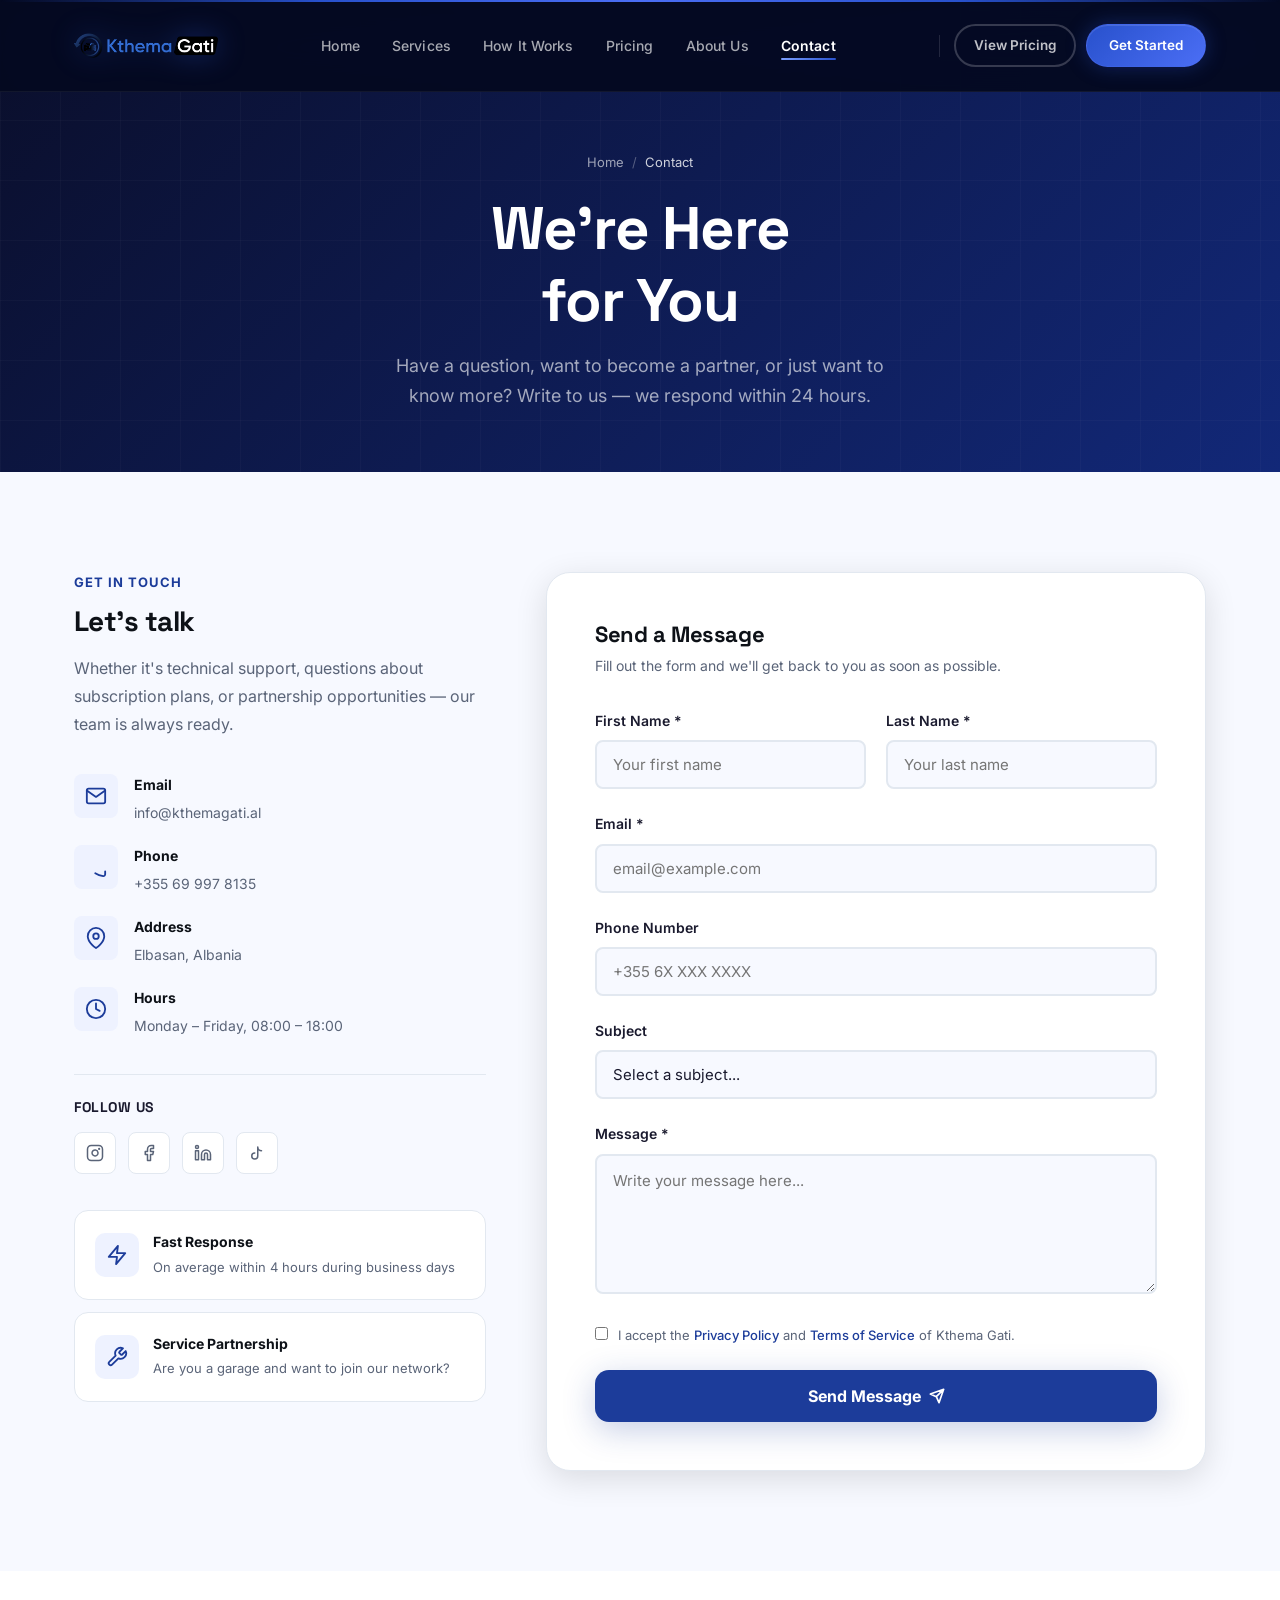
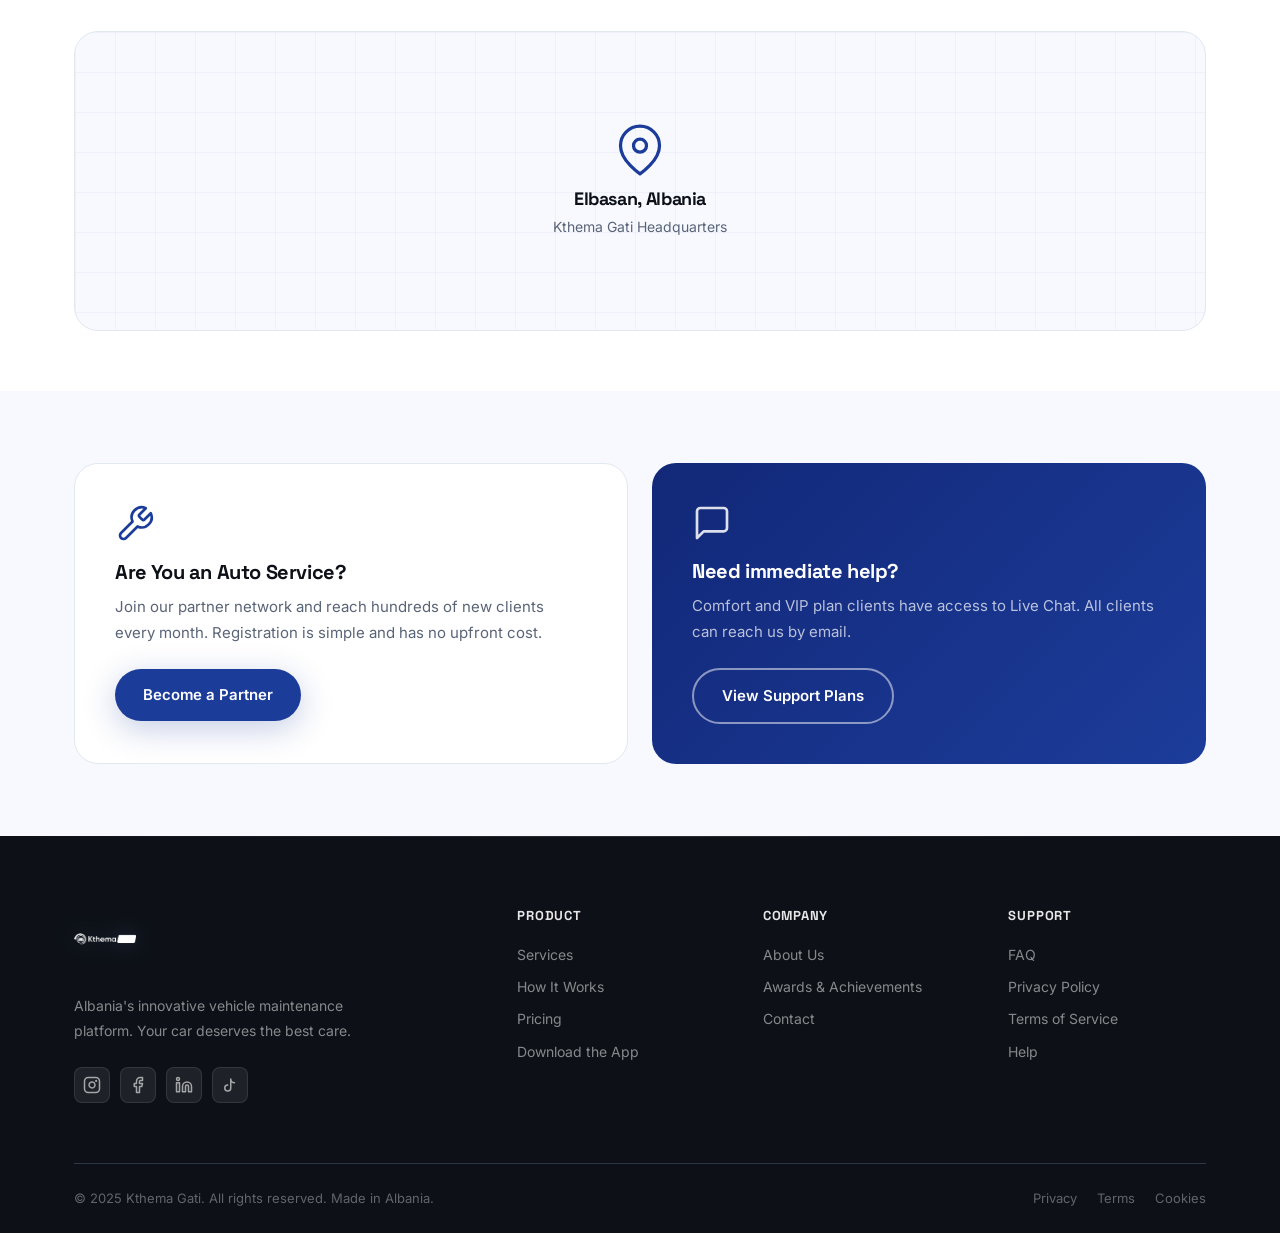
<file: contact.html>
<!DOCTYPE html>
<html lang="en">
<head>
  <meta charset="UTF-8" />
  <meta name="viewport" content="width=device-width, initial-scale=1.0" />
  <title>Contact — Kthema Gati</title>
  <meta name="description" content="Contact us for any question, partnership or support. The Kthema Gati team is always ready to help you." />
  <link rel="icon" href="assets/kthemagatilogo.png" type="image/png" />
  <link rel="preconnect" href="https://fonts.googleapis.com" />
  <link rel="preconnect" href="https://fonts.gstatic.com" crossorigin />
  <link href="https://fonts.googleapis.com/css2?family=Inter:wght@300;400;500;600;700;800;900&family=Space+Grotesk:wght@400;500;600;700&display=swap" rel="stylesheet" />
  <link rel="stylesheet" href="css/styles.css" />
</head>
<body>

<!-- NAVIGATION -->
<nav class="navbar dark-nav" id="navbar">
  <div class="container">
    <div class="nav-inner">
      <a href="index.html" class="nav-logo">
        <img src="assets/kthemagatilogo.png" alt="Kthema Gati" />
      </a>
      <ul class="nav-links">
        <li><a href="index.html" class="nav-link">Home</a></li>
        <li><a href="index.html#features" class="nav-link">Services</a></li>
        <li><a href="index.html#how-it-works" class="nav-link">How It Works</a></li>
        <li><a href="pricing.html" class="nav-link">Pricing</a></li>
        <li><a href="about.html" class="nav-link">About Us</a></li>
        <li><a href="contact.html" class="nav-link active">Contact</a></li>
      </ul>
      <div class="nav-cta">
        <div class="nav-divider"></div>
        <a href="pricing.html" class="btn btn-outline-white btn-sm">View Pricing</a>
        <a href="pricing.html" class="btn btn-primary btn-sm">Get Started</a>
        <button class="hamburger" aria-label="Open menu"><span></span><span></span><span></span></button>
      </div>
    </div>
  </div>
</nav>
<div class="mobile-nav dark-bg">
  <a href="index.html" class="mobile-nav-link">Home</a>
  <a href="index.html#features" class="mobile-nav-link">Services</a>
  <a href="index.html#how-it-works" class="mobile-nav-link">How It Works</a>
  <a href="pricing.html" class="mobile-nav-link">Pricing</a>
  <a href="about.html" class="mobile-nav-link">About Us</a>
  <a href="contact.html" class="mobile-nav-link active">Contact</a>
  <div class="mobile-nav-sep"></div>
  <a href="pricing.html" class="btn btn-primary">View Plans</a>
</div>

<!-- PAGE HEADER -->
<div class="page-header">
  <div class="container">
    <div class="page-header-inner">
      <nav class="breadcrumb"><a href="index.html">Home</a><span>/</span><span style="color:rgba(255,255,255,0.8);">Contact</span></nav>
      <h1>We're Here<br />for You</h1>
      <p>Have a question, want to become a partner, or just want to know more? Write to us — we respond within 24 hours.</p>
    </div>
  </div>
</div>

<!-- CONTACT SECTION -->
<section class="contact-section">
  <div class="container">
    <div class="contact-inner">

      <!-- Info -->
      <div class="contact-info fade-up">
        <div class="section-label">Get in Touch</div>
        <h2>Let's talk</h2>
        <p>Whether it's technical support, questions about subscription plans, or partnership opportunities — our team is always ready.</p>
        <div class="contact-items">
          <div class="contact-item">
            <div class="contact-item-icon">
              <svg xmlns="http://www.w3.org/2000/svg" width="22" height="22" viewBox="0 0 24 24" fill="none" stroke="currentColor" stroke-width="2" stroke-linecap="round" stroke-linejoin="round"><path d="M4 4h16c1.1 0 2 .9 2 2v12c0 1.1-.9 2-2 2H4c-1.1 0-2-.9-2-2V6c0-1.1.9-2 2-2z"/><polyline points="22,6 12,13 2,6"/></svg>
            </div>
            <div class="contact-item-text">
              <strong>Email</strong>
              <span>info@kthemagati.al</span>
            </div>
          </div>
          <div class="contact-item">
            <div class="contact-item-icon">
              <svg xmlns="http://www.w3.org/2000/svg" width="22" height="22" viewBox="0 0 24 24" fill="none" stroke="currentColor" stroke-width="2" stroke-linecap="round" stroke-linejoin="round"><path d="M22 16.92v3a2 2 0 0 1-2.18 2 19.79 19.79 0 0 1-8.63-3.07A19.5 19.5 0 0 1 4. 13 19.79 19.79 0 0 1 1.61 4.38 2 2 0 0 1 3.6 2h3a2 2 0 0 1 2 1.72 12.84 12.84 0 0 0 .7 2.81 2 2 0 0 1-.45 2.11L7.91 9.91a16 16 0 0 0 6 6l.92-.92a2 2 0 0 1 2.11-.45 12.84 12.84 0 0 0 2.81.7A2 2 0 0 1 22 16.92z"/></svg>
            </div>
            <div class="contact-item-text">
              <strong>Phone</strong>
              <span>+355 69 997 8135</span>
            </div>
          </div>
          <div class="contact-item">
            <div class="contact-item-icon">
              <svg xmlns="http://www.w3.org/2000/svg" width="22" height="22" viewBox="0 0 24 24" fill="none" stroke="currentColor" stroke-width="2" stroke-linecap="round" stroke-linejoin="round"><path d="M21 10c0 7-9 13-9 13s-9-6-9-13a9 9 0 0 1 18 0z"/><circle cx="12" cy="10" r="3"/></svg>
            </div>
            <div class="contact-item-text">
              <strong>Address</strong>
              <span>Elbasan, Albania</span>
            </div>
          </div>
          <div class="contact-item">
            <div class="contact-item-icon">
              <svg xmlns="http://www.w3.org/2000/svg" width="22" height="22" viewBox="0 0 24 24" fill="none" stroke="currentColor" stroke-width="2" stroke-linecap="round" stroke-linejoin="round"><circle cx="12" cy="12" r="10"/><polyline points="12 6 12 12 16 14"/></svg>
            </div>
            <div class="contact-item-text">
              <strong>Hours</strong>
              <span>Monday – Friday, 08:00 – 18:00</span>
            </div>
          </div>
        </div>

        <div class="contact-social">
          <h4>Follow Us</h4>
          <div class="social-links">
            <a href="#" class="social-link" aria-label="Instagram"><svg xmlns="http://www.w3.org/2000/svg" width="18" height="18" viewBox="0 0 24 24" fill="none" stroke="currentColor" stroke-width="2" stroke-linecap="round" stroke-linejoin="round"><rect x="2" y="2" width="20" height="20" rx="5"/><path d="M16 11.37A4 4 0 1 1 12.63 8 4 4 0 0 1 16 11.37z"/><line x1="17.5" y1="6.5" x2="17.51" y2="6.5" stroke-width="3"/></svg></a>
            <a href="#" class="social-link" aria-label="Facebook"><svg xmlns="http://www.w3.org/2000/svg" width="18" height="18" viewBox="0 0 24 24" fill="none" stroke="currentColor" stroke-width="2" stroke-linecap="round" stroke-linejoin="round"><path d="M18 2h-3a5 5 0 0 0-5 5v3H7v4h3v8h4v-8h3l1-4h-4V7a1 1 0 0 1 1-1h3z"/></svg></a>
            <a href="#" class="social-link" aria-label="LinkedIn"><svg xmlns="http://www.w3.org/2000/svg" width="18" height="18" viewBox="0 0 24 24" fill="none" stroke="currentColor" stroke-width="2" stroke-linecap="round" stroke-linejoin="round"><path d="M16 8a6 6 0 0 1 6 6v7h-4v-7a2 2 0 0 0-2-2 2 2 0 0 0-2 2v7h-4v-7a6 6 0 0 1 6-6z"/><rect x="2" y="9" width="4" height="12"/><circle cx="4" cy="4" r="2"/></svg></a>
            <a href="#" class="social-link" aria-label="TikTok"><svg xmlns="http://www.w3.org/2000/svg" width="18" height="18" viewBox="0 0 24 24" fill="none" stroke="currentColor" stroke-width="2" stroke-linecap="round" stroke-linejoin="round"><path d="M9 12a4 4 0 1 0 4 4V4a5 5 0 0 0 5 5"/></svg></a>
          </div>
        </div>

        <div style="margin-top:36px;display:flex;flex-direction:column;gap:12px;">
          <div style="background:var(--white);border:1px solid var(--border);border-radius:var(--r);padding:20px;display:flex;align-items:center;gap:14px;">
            <div style="width:44px;height:44px;background:var(--blue-tint);border-radius:10px;display:flex;align-items:center;justify-content:center;flex-shrink:0;color:var(--primary);">
              <svg xmlns="http://www.w3.org/2000/svg" width="22" height="22" viewBox="0 0 24 24" fill="none" stroke="currentColor" stroke-width="2" stroke-linecap="round" stroke-linejoin="round"><polygon points="13 2 3 14 12 14 11 22 21 10 12 10 13 2"/></svg>
            </div>
            <div>
              <strong style="font-size:14px;color:var(--dark);display:block;">Fast Response</strong>
              <span style="font-size:13px;color:var(--text-muted);">On average within 4 hours during business days</span>
            </div>
          </div>
          <div style="background:var(--white);border:1px solid var(--border);border-radius:var(--r);padding:20px;display:flex;align-items:center;gap:14px;">
            <div style="width:44px;height:44px;background:var(--blue-tint);border-radius:10px;display:flex;align-items:center;justify-content:center;flex-shrink:0;color:var(--primary);">
              <svg xmlns="http://www.w3.org/2000/svg" width="22" height="22" viewBox="0 0 24 24" fill="none" stroke="currentColor" stroke-width="2" stroke-linecap="round" stroke-linejoin="round"><path d="M14.7 6.3a1 1 0 0 0 0 1.4l1.6 1.6a1 1 0 0 0 1.4 0l3.77-3.77a6 6 0 0 1-7.94 7.94l-6.91 6.91a2.12 2.12 0 0 1-3-3l6.91-6.91a6 6 0 0 1 7.94-7.94l-3.76 3.76z"/></svg>
            </div>
            <div>
              <strong style="font-size:14px;color:var(--dark);display:block;">Service Partnership</strong>
              <span style="font-size:13px;color:var(--text-muted);">Are you a garage and want to join our network?</span>
            </div>
          </div>
        </div>
      </div>

      <!-- Form -->
      <div class="contact-form-card fade-up delay-2">
        <h3 style="font-size:22px;font-weight:800;color:var(--dark);margin-bottom:8px;">Send a Message</h3>
        <p style="font-size:14px;color:var(--text-muted);margin-bottom:32px;">Fill out the form and we'll get back to you as soon as possible.</p>
        <form id="contactForm" novalidate>
          <div class="form-row">
            <div class="form-group">
              <label class="form-label" for="firstName">First Name *</label>
              <input type="text" id="firstName" name="firstName" class="form-input" placeholder="Your first name" required />
            </div>
            <div class="form-group">
              <label class="form-label" for="lastName">Last Name *</label>
              <input type="text" id="lastName" name="lastName" class="form-input" placeholder="Your last name" required />
            </div>
          </div>
          <div class="form-group">
            <label class="form-label" for="email">Email *</label>
            <input type="email" id="email" name="email" class="form-input" placeholder="email@example.com" required />
          </div>
          <div class="form-group">
            <label class="form-label" for="phone">Phone Number</label>
            <input type="tel" id="phone" name="phone" class="form-input" placeholder="+355 6X XXX XXXX" />
          </div>
          <div class="form-group">
            <label class="form-label" for="subject">Subject</label>
            <select id="subject" name="subject" class="form-select">
              <option value="">Select a subject...</option>
              <option value="support">Technical Support</option>
              <option value="pricing">Pricing Questions</option>
              <option value="partnership">Service Partnership</option>
              <option value="media">Media &amp; Press</option>
              <option value="other">Other</option>
            </select>
          </div>
          <div class="form-group">
            <label class="form-label" for="message">Message *</label>
            <textarea id="message" name="message" class="form-textarea" placeholder="Write your message here..." required></textarea>
          </div>
          <div class="form-group" style="margin-bottom:0;">
            <label style="display:flex;align-items:flex-start;gap:10px;cursor:pointer;font-size:13px;color:var(--text-muted);">
              <input type="checkbox" required style="margin-top:2px;accent-color:var(--primary);flex-shrink:0;" />
              <span>I accept the <a href="privacy-policy.html" style="color:var(--primary);font-weight:500;">Privacy Policy</a> and <a href="terms-of-service.html" style="color:var(--primary);font-weight:500;">Terms of Service</a> of Kthema Gati.</span>
            </label>
          </div>
          <div style="margin-top:24px;">
            <button type="submit" class="btn btn-primary form-submit" style="border-radius:var(--r);width:100%;padding:16px;font-size:16px;font-weight:700;display:flex;align-items:center;justify-content:center;gap:8px;">
              Send Message
              <svg xmlns="http://www.w3.org/2000/svg" width="16" height="16" viewBox="0 0 24 24" fill="none" stroke="currentColor" stroke-width="2.5" stroke-linecap="round" stroke-linejoin="round"><path d="M22 2L11 13M22 2L15 22l-4-9-9-4 20-7z"/></svg>
            </button>
          </div>
        </form>
      </div>
    </div>
  </div>
</section>

<!-- MAP PLACEHOLDER -->
<section class="section-sm" style="background:var(--white);">
  <div class="container">
    <div style="background:var(--off-white);border:1px solid var(--border);border-radius:var(--r-lg);overflow:hidden;height:300px;display:flex;align-items:center;justify-content:center;position:relative;">
      <div style="text-align:center;z-index:1;">
        <div style="display:flex;justify-content:center;margin-bottom:12px;color:var(--primary);">
          <svg xmlns="http://www.w3.org/2000/svg" width="52" height="52" viewBox="0 0 24 24" fill="none" stroke="currentColor" stroke-width="1.5" stroke-linecap="round" stroke-linejoin="round"><path d="M21 10c0 7-9 13-9 13s-9-6-9-13a9 9 0 0 1 18 0z"/><circle cx="12" cy="10" r="3"/></svg>
        </div>
        <h3 style="font-size:18px;font-weight:700;color:var(--dark);margin-bottom:6px;">Elbasan, Albania</h3>
        <p style="font-size:14px;color:var(--text-muted);">Kthema Gati Headquarters</p>
      </div>
      <div style="position:absolute;inset:0;background-image:linear-gradient(rgba(28,60,154,0.04) 1px,transparent 1px),linear-gradient(90deg,rgba(28,60,154,0.04) 1px,transparent 1px);background-size:40px 40px;pointer-events:none;"></div>
    </div>
  </div>
</section>

<!-- PARTNER CTA -->
<section style="background:var(--off-white);padding:72px 0;">
  <div class="container">
    <div class="mission-grid">
      <div style="background:var(--white);border:1px solid var(--border);border-radius:var(--r-lg);padding:40px;" class="fade-up delay-1">
        <div style="display:flex;justify-content:flex-start;margin-bottom:16px;color:var(--primary);">
          <svg xmlns="http://www.w3.org/2000/svg" width="40" height="40" viewBox="0 0 24 24" fill="none" stroke="currentColor" stroke-width="1.6" stroke-linecap="round" stroke-linejoin="round"><path d="M14.7 6.3a1 1 0 0 0 0 1.4l1.6 1.6a1 1 0 0 0 1.4 0l3.77-3.77a6 6 0 0 1-7.94 7.94l-6.91 6.91a2.12 2.12 0 0 1-3-3l6.91-6.91a6 6 0 0 1 7.94-7.94l-3.76 3.76z"/></svg>
        </div>
        <h3 style="font-size:20px;font-weight:700;color:var(--dark);margin-bottom:10px;">Are You an Auto Service?</h3>
        <p style="font-size:15px;color:var(--text-muted);margin-bottom:24px;line-height:1.7;">Join our partner network and reach hundreds of new clients every month. Registration is simple and has no upfront cost.</p>
        <a href="#" onclick="document.getElementById('subject').value='partnership';document.getElementById('contactForm').scrollIntoView({behavior:'smooth'});return false;" class="btn btn-primary">Become a Partner</a>
      </div>
      <div style="background:linear-gradient(135deg,var(--primary-dark) 0%,var(--primary) 100%);border-radius:var(--r-lg);padding:40px;" class="fade-up delay-2">
        <div style="display:flex;justify-content:flex-start;margin-bottom:16px;color:rgba(255,255,255,0.85);">
          <svg xmlns="http://www.w3.org/2000/svg" width="40" height="40" viewBox="0 0 24 24" fill="none" stroke="currentColor" stroke-width="1.6" stroke-linecap="round" stroke-linejoin="round"><path d="M21 15a2 2 0 0 1-2 2H7l-4 4V5a2 2 0 0 1 2-2h14a2 2 0 0 1 2 2z"/></svg>
        </div>
        <h3 style="font-size:20px;font-weight:700;color:#fff;margin-bottom:10px;">Need immediate help?</h3>
        <p style="font-size:15px;color:rgba(255,255,255,0.7);margin-bottom:24px;line-height:1.7;">Comfort and VIP plan clients have access to Live Chat. All clients can reach us by email.</p>
        <a href="pricing.html" class="btn btn-outline-white">View Support Plans</a>
      </div>
    </div>
  </div>
</section>

<!-- FOOTER -->
<footer class="footer">
  <div class="container">
    <div class="footer-grid">
      <div class="footer-brand">
        <img src="assets/kthemagatilogo.png" alt="Kthema Gati" class="footer-logo" />
        <p>Albania's innovative vehicle maintenance platform. Your car deserves the best care.</p>
        <div class="footer-social">
          <a href="#" aria-label="Instagram"><svg xmlns="http://www.w3.org/2000/svg" width="18" height="18" viewBox="0 0 24 24" fill="none" stroke="currentColor" stroke-width="2" stroke-linecap="round" stroke-linejoin="round"><rect x="2" y="2" width="20" height="20" rx="5"/><path d="M16 11.37A4 4 0 1 1 12.63 8 4 4 0 0 1 16 11.37z"/><line x1="17.5" y1="6.5" x2="17.51" y2="6.5" stroke-width="3"/></svg></a>
          <a href="#" aria-label="Facebook"><svg xmlns="http://www.w3.org/2000/svg" width="18" height="18" viewBox="0 0 24 24" fill="none" stroke="currentColor" stroke-width="2" stroke-linecap="round" stroke-linejoin="round"><path d="M18 2h-3a5 5 0 0 0-5 5v3H7v4h3v8h4v-8h3l1-4h-4V7a1 1 0 0 1 1-1h3z"/></svg></a>
          <a href="#" aria-label="LinkedIn"><svg xmlns="http://www.w3.org/2000/svg" width="18" height="18" viewBox="0 0 24 24" fill="none" stroke="currentColor" stroke-width="2" stroke-linecap="round" stroke-linejoin="round"><path d="M16 8a6 6 0 0 1 6 6v7h-4v-7a2 2 0 0 0-2-2 2 2 0 0 0-2 2v7h-4v-7a6 6 0 0 1 6-6z"/><rect x="2" y="9" width="4" height="12"/><circle cx="4" cy="4" r="2"/></svg></a>
          <a href="#" aria-label="TikTok"><svg xmlns="http://www.w3.org/2000/svg" width="18" height="18" viewBox="0 0 24 24" fill="none" stroke="currentColor" stroke-width="2" stroke-linecap="round" stroke-linejoin="round"><path d="M9 12a4 4 0 1 0 4 4V4a5 5 0 0 0 5 5"/></svg></a>
        </div>
      </div>
      <div class="footer-col"><h4>Product</h4><div class="footer-links"><a href="index.html#features">Services</a><a href="index.html#how-it-works">How It Works</a><a href="pricing.html">Pricing</a><a href="#">Download the App</a></div></div>
      <div class="footer-col"><h4>Company</h4><div class="footer-links"><a href="about.html">About Us</a><a href="about.html#awards">Awards &amp; Achievements</a><a href="contact.html">Contact</a></div></div>
      <div class="footer-col"><h4>Support</h4><div class="footer-links"><a href="faq.html">FAQ</a><a href="privacy-policy.html">Privacy Policy</a><a href="terms-of-service.html">Terms of Service</a><a href="contact.html">Help</a></div></div>
    </div>
    <div class="footer-bottom">
      <p>© 2025 Kthema Gati. All rights reserved. Made in Albania.</p>
      <div class="footer-bottom-links"><a href="privacy-policy.html">Privacy</a><a href="terms-of-service.html">Terms</a><a href="privacy-policy.html#cookies">Cookies</a></div>
    </div>
  </div>
</footer>
<script src="js/main.js"></script>
</body>
</html>
</file>
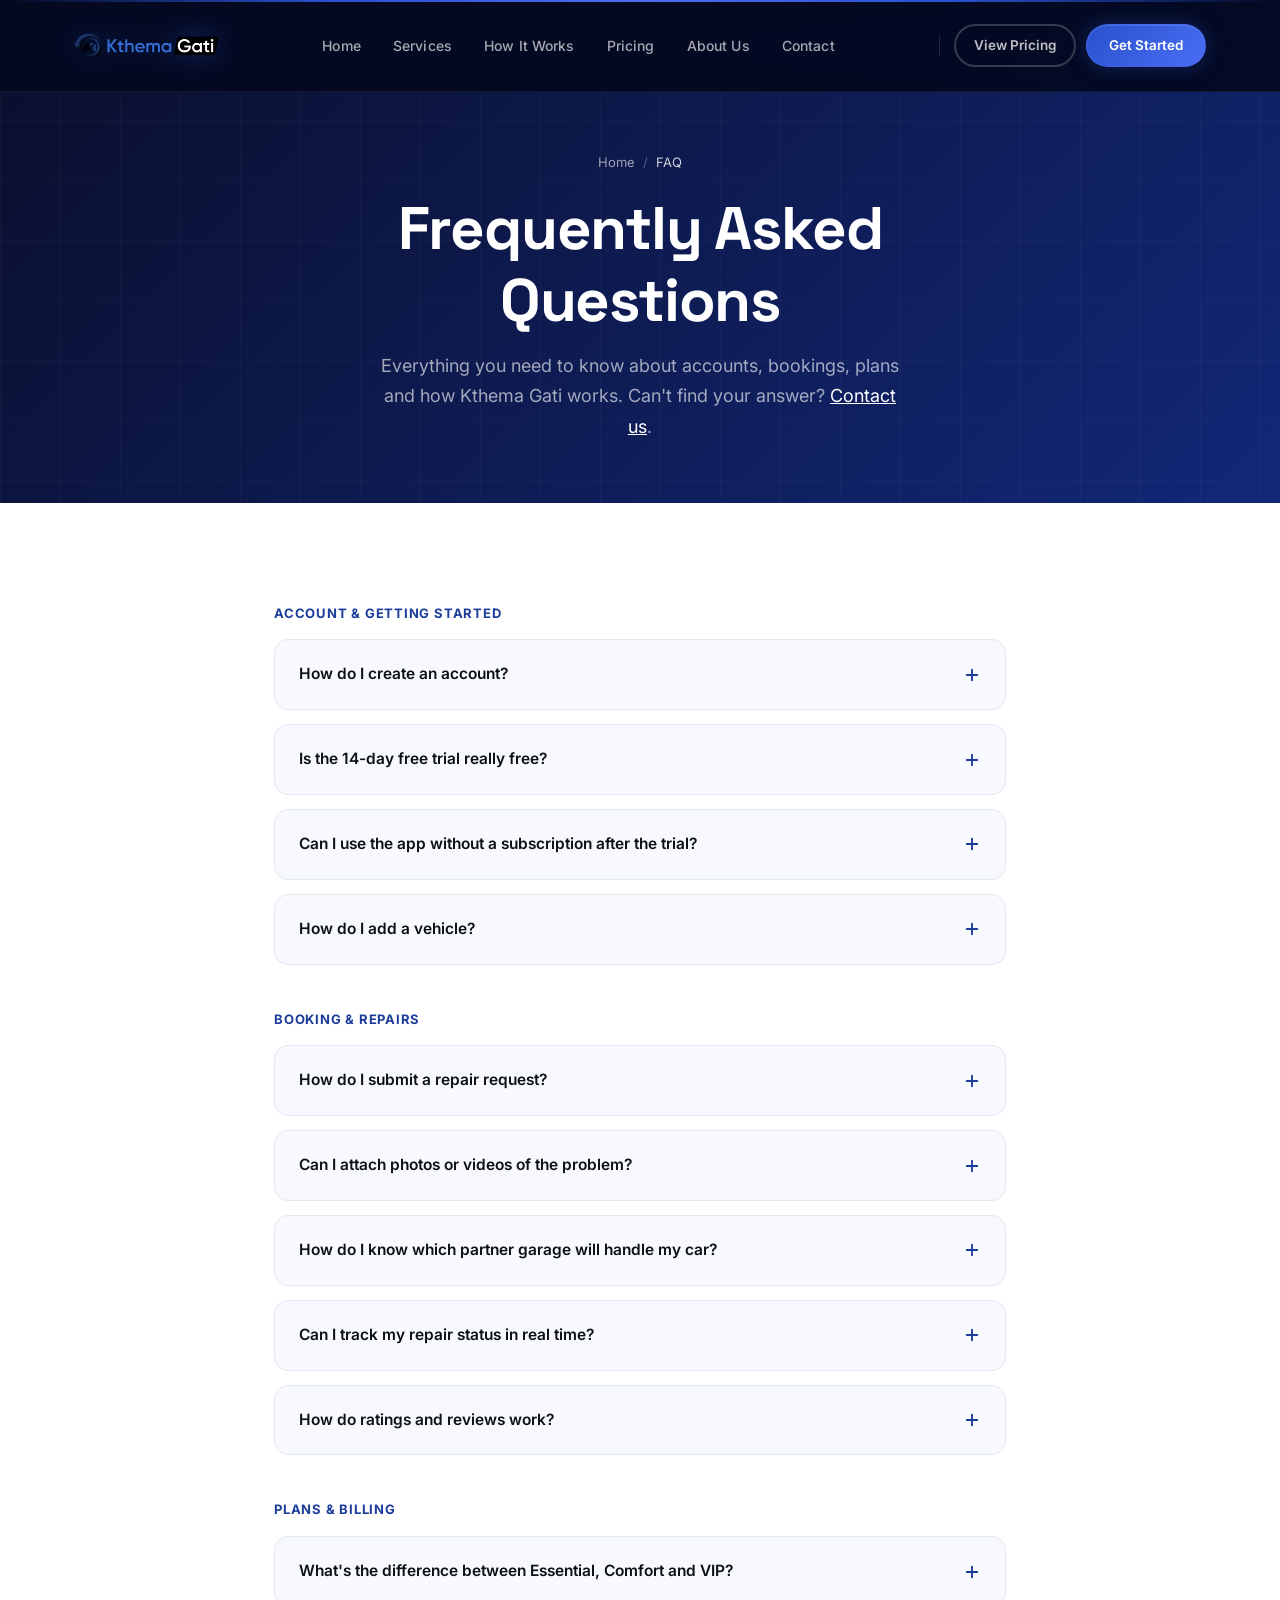
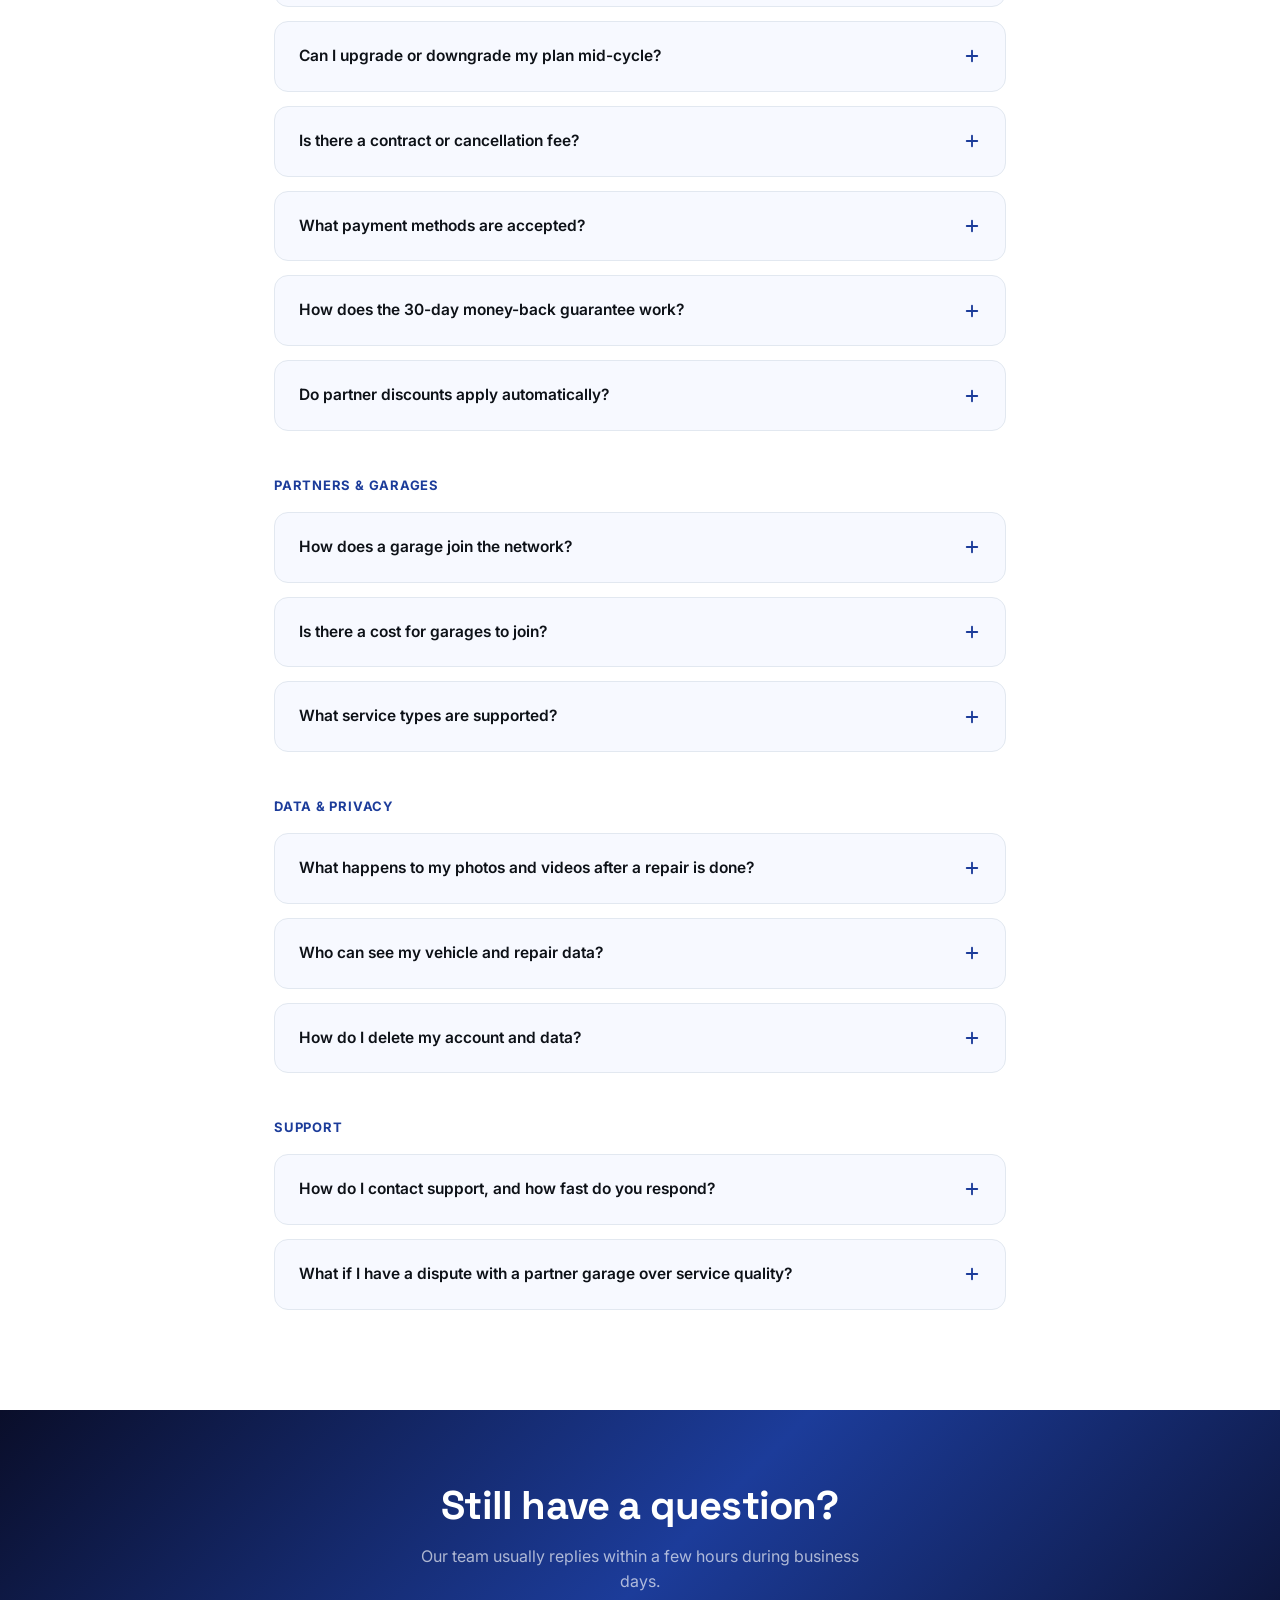
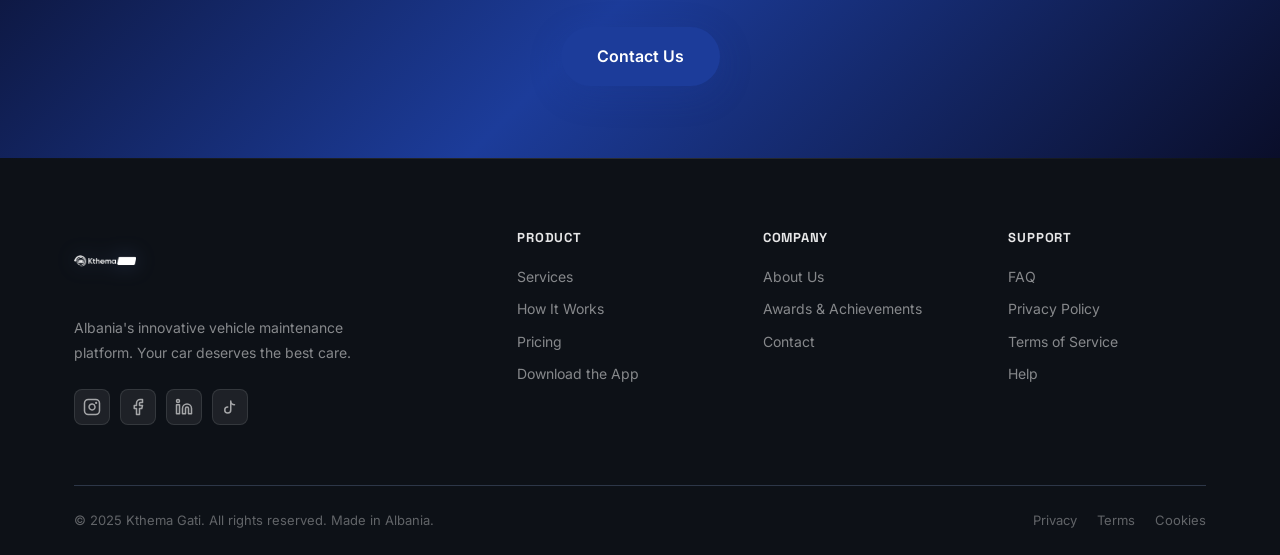
<file: faq.html>
<!DOCTYPE html>
<html lang="en">
<head>
  <meta charset="UTF-8" />
  <meta name="viewport" content="width=device-width, initial-scale=1.0" />
  <title>FAQ — Kthema Gati</title>
  <meta name="description" content="Frequently asked questions about the Kthema Gati app — accounts, bookings, plans, billing, partner garages, data and support." />
  <link rel="icon" href="assets/kthemagatilogo.png" type="image/png" />
  <link rel="preconnect" href="https://fonts.googleapis.com" />
  <link rel="preconnect" href="https://fonts.gstatic.com" crossorigin />
  <link href="https://fonts.googleapis.com/css2?family=Inter:wght@300;400;500;600;700;800;900&family=Space+Grotesk:wght@400;500;600;700&display=swap" rel="stylesheet" />
  <link rel="stylesheet" href="css/styles.css" />
</head>
<body>

<!-- NAVIGATION -->
<nav class="navbar dark-nav" id="navbar">
  <div class="container">
    <div class="nav-inner">
      <a href="index.html" class="nav-logo">
        <img src="assets/kthemagatilogo.png" alt="Kthema Gati" />
      </a>
      <ul class="nav-links">
        <li><a href="index.html" class="nav-link">Home</a></li>
        <li><a href="index.html#features" class="nav-link">Services</a></li>
        <li><a href="index.html#how-it-works" class="nav-link">How It Works</a></li>
        <li><a href="pricing.html" class="nav-link">Pricing</a></li>
        <li><a href="about.html" class="nav-link">About Us</a></li>
        <li><a href="contact.html" class="nav-link">Contact</a></li>
      </ul>
      <div class="nav-cta">
        <div class="nav-divider"></div>
        <a href="pricing.html" class="btn btn-outline-white btn-sm">View Pricing</a>
        <a href="contact.html" class="btn btn-primary btn-sm">Get Started</a>
        <button class="hamburger" aria-label="Open menu"><span></span><span></span><span></span></button>
      </div>
    </div>
  </div>
</nav>
<div class="mobile-nav dark-bg">
  <a href="index.html" class="mobile-nav-link">Home</a>
  <a href="index.html#features" class="mobile-nav-link">Services</a>
  <a href="index.html#how-it-works" class="mobile-nav-link">How It Works</a>
  <a href="pricing.html" class="mobile-nav-link">Pricing</a>
  <a href="about.html" class="mobile-nav-link">About Us</a>
  <a href="contact.html" class="mobile-nav-link">Contact</a>
  <div class="mobile-nav-sep"></div>
  <a href="contact.html" class="btn btn-primary">Start for Free</a>
</div>

<!-- PAGE HEADER -->
<div class="page-header">
  <div class="container">
    <div class="page-header-inner">
      <nav class="breadcrumb"><a href="index.html">Home</a><span>/</span><span style="color:rgba(255,255,255,0.8);">FAQ</span></nav>
      <h1>Frequently Asked<br />Questions</h1>
      <p>Everything you need to know about accounts, bookings, plans and how Kthema Gati works. Can't find your answer? <a href="contact.html" style="color:#fff;text-decoration:underline;">Contact us</a>.</p>
    </div>
  </div>
</div>

<!-- FAQ -->
<section class="legal-section">
  <div class="container" style="max-width:780px;">

    <div class="faq-category fade-up">
      <div class="faq-category-title">Account &amp; Getting Started</div>
      <div class="faq-list">
        <details class="faq-item">
          <summary>How do I create an account?
            <svg xmlns="http://www.w3.org/2000/svg" width="18" height="18" viewBox="0 0 24 24" fill="none" stroke="currentColor" stroke-width="2.5" stroke-linecap="round" stroke-linejoin="round"><line x1="12" y1="5" x2="12" y2="19"/><line x1="5" y1="12" x2="19" y2="12"/></svg>
          </summary>
          <p>Download the app, enter your phone number in Albanian format (+355), your email and a password, and confirm the verification code we send you. Account creation takes under two minutes.</p>
        </details>
        <details class="faq-item">
          <summary>Is the 14-day free trial really free?
            <svg xmlns="http://www.w3.org/2000/svg" width="18" height="18" viewBox="0 0 24 24" fill="none" stroke="currentColor" stroke-width="2.5" stroke-linecap="round" stroke-linejoin="round"><line x1="12" y1="5" x2="12" y2="19"/><line x1="5" y1="12" x2="19" y2="12"/></svg>
          </summary>
          <p>Yes. No card is required to start the trial. You get full access to explore the app, and you choose whether to subscribe once the 14 days are up — see our <a href="terms-of-service.html#billing">subscription terms</a> for what happens at the end of the trial.</p>
        </details>
        <details class="faq-item">
          <summary>Can I use the app without a subscription after the trial?
            <svg xmlns="http://www.w3.org/2000/svg" width="18" height="18" viewBox="0 0 24 24" fill="none" stroke="currentColor" stroke-width="2.5" stroke-linecap="round" stroke-linejoin="round"><line x1="12" y1="5" x2="12" y2="19"/><line x1="5" y1="12" x2="19" y2="12"/></svg>
          </summary>
          <p>Once the trial ends, an active Essential, Comfort or VIP plan is needed to keep booking and tracking services. Your account and vehicle data stay saved either way.</p>
        </details>
        <details class="faq-item">
          <summary>How do I add a vehicle?
            <svg xmlns="http://www.w3.org/2000/svg" width="18" height="18" viewBox="0 0 24 24" fill="none" stroke="currentColor" stroke-width="2.5" stroke-linecap="round" stroke-linejoin="round"><line x1="12" y1="5" x2="12" y2="19"/><line x1="5" y1="12" x2="19" y2="12"/></svg>
          </summary>
          <p>From your dashboard, tap "Add Vehicle" and enter the brand, model, year and license plate (VIN optional). You can add as many vehicles as you own — great for managing a family fleet from one account.</p>
        </details>
      </div>
    </div>

    <div class="faq-category fade-up">
      <div class="faq-category-title">Booking &amp; Repairs</div>
      <div class="faq-list">
        <details class="faq-item">
          <summary>How do I submit a repair request?
            <svg xmlns="http://www.w3.org/2000/svg" width="18" height="18" viewBox="0 0 24 24" fill="none" stroke="currentColor" stroke-width="2.5" stroke-linecap="round" stroke-linejoin="round"><line x1="12" y1="5" x2="12" y2="19"/><line x1="5" y1="12" x2="19" y2="12"/></svg>
          </summary>
          <p>Select your vehicle, describe the issue, choose a preferred date and time, and submit. You'll get a push notification once a partner garage confirms the booking.</p>
        </details>
        <details class="faq-item">
          <summary>Can I attach photos or videos of the problem?
            <svg xmlns="http://www.w3.org/2000/svg" width="18" height="18" viewBox="0 0 24 24" fill="none" stroke="currentColor" stroke-width="2.5" stroke-linecap="round" stroke-linejoin="round"><line x1="12" y1="5" x2="12" y2="19"/><line x1="5" y1="12" x2="19" y2="12"/></svg>
          </summary>
          <p>Yes — you can attach photos, a short video (up to about 60 seconds) or a voice note directly from your camera, gallery or microphone, so the garage understands the issue before you arrive.</p>
        </details>
        <details class="faq-item">
          <summary>How do I know which partner garage will handle my car?
            <svg xmlns="http://www.w3.org/2000/svg" width="18" height="18" viewBox="0 0 24 24" fill="none" stroke="currentColor" stroke-width="2.5" stroke-linecap="round" stroke-linejoin="round"><line x1="12" y1="5" x2="12" y2="19"/><line x1="5" y1="12" x2="19" y2="12"/></svg>
          </summary>
          <p>The assigned garage's name and location are shown on your booking as soon as it's confirmed, along with their rating and the service type they'll perform.</p>
        </details>
        <details class="faq-item">
          <summary>Can I track my repair status in real time?
            <svg xmlns="http://www.w3.org/2000/svg" width="18" height="18" viewBox="0 0 24 24" fill="none" stroke="currentColor" stroke-width="2.5" stroke-linecap="round" stroke-linejoin="round"><line x1="12" y1="5" x2="12" y2="19"/><line x1="5" y1="12" x2="19" y2="12"/></svg>
          </summary>
          <p>Real-time tracking (drop-off → diagnosis → servicing → ready) is available on the Comfort and VIP plans. Essential shows status updates without the live progress view.</p>
        </details>
        <details class="faq-item">
          <summary>How do ratings and reviews work?
            <svg xmlns="http://www.w3.org/2000/svg" width="18" height="18" viewBox="0 0 24 24" fill="none" stroke="currentColor" stroke-width="2.5" stroke-linecap="round" stroke-linejoin="round"><line x1="12" y1="5" x2="12" y2="19"/><line x1="5" y1="12" x2="19" y2="12"/></svg>
          </summary>
          <p>Once a job is marked complete, you can rate the technician and leave a comment. This feeds the garage's public rating shown to future clients.</p>
        </details>
      </div>
    </div>

    <div class="faq-category fade-up">
      <div class="faq-category-title">Plans &amp; Billing</div>
      <div class="faq-list">
        <details class="faq-item">
          <summary>What's the difference between Essential, Comfort and VIP?
            <svg xmlns="http://www.w3.org/2000/svg" width="18" height="18" viewBox="0 0 24 24" fill="none" stroke="currentColor" stroke-width="2.5" stroke-linecap="round" stroke-linejoin="round"><line x1="12" y1="5" x2="12" y2="19"/><line x1="5" y1="12" x2="19" y2="12"/></svg>
          </summary>
          <p>Essential (€29/mo) covers booking and basic status updates with 6 months of service history. Comfort (€49/mo) adds real-time tracking and a 10% partner discount. VIP (€99/mo) adds a 20% partner discount, 24/7 phone support and a replacement vehicle for eligible services. Full breakdown on the <a href="pricing.html">Pricing page</a>.</p>
        </details>
        <details class="faq-item">
          <summary>Can I upgrade or downgrade my plan mid-cycle?
            <svg xmlns="http://www.w3.org/2000/svg" width="18" height="18" viewBox="0 0 24 24" fill="none" stroke="currentColor" stroke-width="2.5" stroke-linecap="round" stroke-linejoin="round"><line x1="12" y1="5" x2="12" y2="19"/><line x1="5" y1="12" x2="19" y2="12"/></svg>
          </summary>
          <p>Yes, anytime from the dashboard. The change applies immediately and the price difference is prorated for the remainder of the billing cycle.</p>
        </details>
        <details class="faq-item">
          <summary>Is there a contract or cancellation fee?
            <svg xmlns="http://www.w3.org/2000/svg" width="18" height="18" viewBox="0 0 24 24" fill="none" stroke="currentColor" stroke-width="2.5" stroke-linecap="round" stroke-linejoin="round"><line x1="12" y1="5" x2="12" y2="19"/><line x1="5" y1="12" x2="19" y2="12"/></svg>
          </summary>
          <p>No. All plans are month-to-month with no long-term contract and no cancellation fee.</p>
        </details>
        <details class="faq-item">
          <summary>What payment methods are accepted?
            <svg xmlns="http://www.w3.org/2000/svg" width="18" height="18" viewBox="0 0 24 24" fill="none" stroke="currentColor" stroke-width="2.5" stroke-linecap="round" stroke-linejoin="round"><line x1="12" y1="5" x2="12" y2="19"/><line x1="5" y1="12" x2="19" y2="12"/></svg>
          </summary>
          <p>Visa, Mastercard, Direct Debit and bank transfer. All payments are processed securely — see our <a href="privacy-policy.html">Privacy Policy</a> for details on how payment data is handled.</p>
        </details>
        <details class="faq-item">
          <summary>How does the 30-day money-back guarantee work?
            <svg xmlns="http://www.w3.org/2000/svg" width="18" height="18" viewBox="0 0 24 24" fill="none" stroke="currentColor" stroke-width="2.5" stroke-linecap="round" stroke-linejoin="round"><line x1="12" y1="5" x2="12" y2="19"/><line x1="5" y1="12" x2="19" y2="12"/></svg>
          </summary>
          <p>If you're not satisfied within the first 30 days of a paid subscription, contact <a href="mailto:info@kthemagati.al">info@kthemagati.al</a> and we'll refund your payment in full — see the exact process in our <a href="terms-of-service.html#billing">Terms of Service</a>.</p>
        </details>
        <details class="faq-item">
          <summary>Do partner discounts apply automatically?
            <svg xmlns="http://www.w3.org/2000/svg" width="18" height="18" viewBox="0 0 24 24" fill="none" stroke="currentColor" stroke-width="2.5" stroke-linecap="round" stroke-linejoin="round"><line x1="12" y1="5" x2="12" y2="19"/><line x1="5" y1="12" x2="19" y2="12"/></svg>
          </summary>
          <p>Yes — the 10% (Comfort) or 20% (VIP) discount is applied automatically at checkout when you book with a partner garage. No code needed.</p>
        </details>
      </div>
    </div>

    <div class="faq-category fade-up">
      <div class="faq-category-title">Partners &amp; Garages</div>
      <div class="faq-list">
        <details class="faq-item">
          <summary>How does a garage join the network?
            <svg xmlns="http://www.w3.org/2000/svg" width="18" height="18" viewBox="0 0 24 24" fill="none" stroke="currentColor" stroke-width="2.5" stroke-linecap="round" stroke-linejoin="round"><line x1="12" y1="5" x2="12" y2="19"/><line x1="5" y1="12" x2="19" y2="12"/></svg>
          </summary>
          <p>Reach out via our <a href="contact.html">Contact page</a> and select "Service Partnership." Our team reviews the application and certification before onboarding.</p>
        </details>
        <details class="faq-item">
          <summary>Is there a cost for garages to join?
            <svg xmlns="http://www.w3.org/2000/svg" width="18" height="18" viewBox="0 0 24 24" fill="none" stroke="currentColor" stroke-width="2.5" stroke-linecap="round" stroke-linejoin="round"><line x1="12" y1="5" x2="12" y2="19"/><line x1="5" y1="12" x2="19" y2="12"/></svg>
          </summary>
          <p>Registration itself has no upfront cost. Partner terms and any service fees are agreed with our team during onboarding.</p>
        </details>
        <details class="faq-item">
          <summary>What service types are supported?
            <svg xmlns="http://www.w3.org/2000/svg" width="18" height="18" viewBox="0 0 24 24" fill="none" stroke="currentColor" stroke-width="2.5" stroke-linecap="round" stroke-linejoin="round"><line x1="12" y1="5" x2="12" y2="19"/><line x1="5" y1="12" x2="19" y2="12"/></svg>
          </summary>
          <p>General service and repairs, tire service, electrical diagnostics, and rent-a-car for VIP clients needing a replacement vehicle during longer jobs.</p>
        </details>
      </div>
    </div>

    <div class="faq-category fade-up">
      <div class="faq-category-title">Data &amp; Privacy</div>
      <div class="faq-list">
        <details class="faq-item">
          <summary>What happens to my photos and videos after a repair is done?
            <svg xmlns="http://www.w3.org/2000/svg" width="18" height="18" viewBox="0 0 24 24" fill="none" stroke="currentColor" stroke-width="2.5" stroke-linecap="round" stroke-linejoin="round"><line x1="12" y1="5" x2="12" y2="19"/><line x1="5" y1="12" x2="19" y2="12"/></svg>
          </summary>
          <p>Media stays attached to the service record for as long as your account history retains it. Full details are in our <a href="privacy-policy.html#retention">Privacy Policy</a>.</p>
        </details>
        <details class="faq-item">
          <summary>Who can see my vehicle and repair data?
            <svg xmlns="http://www.w3.org/2000/svg" width="18" height="18" viewBox="0 0 24 24" fill="none" stroke="currentColor" stroke-width="2.5" stroke-linecap="round" stroke-linejoin="round"><line x1="12" y1="5" x2="12" y2="19"/><line x1="5" y1="12" x2="19" y2="12"/></svg>
          </summary>
          <p>Only you, the partner garage assigned to your booking, and authorized Kthema Gati staff needed to operate the service. See <a href="privacy-policy.html">who we share data with</a> for the full list.</p>
        </details>
        <details class="faq-item">
          <summary>How do I delete my account and data?
            <svg xmlns="http://www.w3.org/2000/svg" width="18" height="18" viewBox="0 0 24 24" fill="none" stroke="currentColor" stroke-width="2.5" stroke-linecap="round" stroke-linejoin="round"><line x1="12" y1="5" x2="12" y2="19"/><line x1="5" y1="12" x2="19" y2="12"/></svg>
          </summary>
          <p>From the app's account settings, or by emailing <a href="mailto:info@kthemagati.al">info@kthemagati.al</a>. See <a href="privacy-policy.html#rights">your rights</a> in our Privacy Policy.</p>
        </details>
      </div>
    </div>

    <div class="faq-category fade-up">
      <div class="faq-category-title">Support</div>
      <div class="faq-list">
        <details class="faq-item">
          <summary>How do I contact support, and how fast do you respond?
            <svg xmlns="http://www.w3.org/2000/svg" width="18" height="18" viewBox="0 0 24 24" fill="none" stroke="currentColor" stroke-width="2.5" stroke-linecap="round" stroke-linejoin="round"><line x1="12" y1="5" x2="12" y2="19"/><line x1="5" y1="12" x2="19" y2="12"/></svg>
          </summary>
          <p>Email support responds within 24–48 hours on all plans. Comfort and VIP add live chat (8am–8pm), and VIP includes 24/7 phone support. You can also use our <a href="contact.html">contact form</a>.</p>
        </details>
        <details class="faq-item">
          <summary>What if I have a dispute with a partner garage over service quality?
            <svg xmlns="http://www.w3.org/2000/svg" width="18" height="18" viewBox="0 0 24 24" fill="none" stroke="currentColor" stroke-width="2.5" stroke-linecap="round" stroke-linejoin="round"><line x1="12" y1="5" x2="12" y2="19"/><line x1="5" y1="12" x2="19" y2="12"/></svg>
          </summary>
          <p>Contact our support team with your booking details — we help mediate between you and the partner garage. See the dispute process in our <a href="terms-of-service.html#disputes">Terms of Service</a>.</p>
        </details>
      </div>
    </div>

  </div>
</section>

<!-- CTA -->
<section style="background:linear-gradient(135deg,#0A0E2A 0%,#1C3C9A 50%,#0A0E2A 100%);padding:72px 0;text-align:center;">
  <div class="container">
    <h2 class="fade-up" style="font-size:clamp(26px,4vw,40px);font-weight:900;color:#fff;margin-bottom:14px;">Still have a question?</h2>
    <p class="fade-up delay-1" style="font-size:16px;color:rgba(255,255,255,0.65);max-width:460px;margin:0 auto 32px;">Our team usually replies within a few hours during business days.</p>
    <a href="contact.html" class="btn btn-primary btn-lg fade-up delay-2">Contact Us</a>
  </div>
</section>

<!-- FOOTER -->
<footer class="footer">
  <div class="container">
    <div class="footer-grid">
      <div class="footer-brand">
        <img src="assets/kthemagatilogo.png" alt="Kthema Gati" class="footer-logo" />
        <p>Albania's innovative vehicle maintenance platform. Your car deserves the best care.</p>
        <div class="footer-social">
          <a href="#" aria-label="Instagram"><svg xmlns="http://www.w3.org/2000/svg" width="18" height="18" viewBox="0 0 24 24" fill="none" stroke="currentColor" stroke-width="2" stroke-linecap="round" stroke-linejoin="round"><rect x="2" y="2" width="20" height="20" rx="5"/><path d="M16 11.37A4 4 0 1 1 12.63 8 4 4 0 0 1 16 11.37z"/><line x1="17.5" y1="6.5" x2="17.51" y2="6.5" stroke-width="3"/></svg></a>
          <a href="#" aria-label="Facebook"><svg xmlns="http://www.w3.org/2000/svg" width="18" height="18" viewBox="0 0 24 24" fill="none" stroke="currentColor" stroke-width="2" stroke-linecap="round" stroke-linejoin="round"><path d="M18 2h-3a5 5 0 0 0-5 5v3H7v4h3v8h4v-8h3l1-4h-4V7a1 1 0 0 1 1-1h3z"/></svg></a>
          <a href="#" aria-label="LinkedIn"><svg xmlns="http://www.w3.org/2000/svg" width="18" height="18" viewBox="0 0 24 24" fill="none" stroke="currentColor" stroke-width="2" stroke-linecap="round" stroke-linejoin="round"><path d="M16 8a6 6 0 0 1 6 6v7h-4v-7a2 2 0 0 0-2-2 2 2 0 0 0-2 2v7h-4v-7a6 6 0 0 1 6-6z"/><rect x="2" y="9" width="4" height="12"/><circle cx="4" cy="4" r="2"/></svg></a>
          <a href="#" aria-label="TikTok"><svg xmlns="http://www.w3.org/2000/svg" width="18" height="18" viewBox="0 0 24 24" fill="none" stroke="currentColor" stroke-width="2" stroke-linecap="round" stroke-linejoin="round"><path d="M9 12a4 4 0 1 0 4 4V4a5 5 0 0 0 5 5"/></svg></a>
        </div>
      </div>
      <div class="footer-col"><h4>Product</h4><div class="footer-links"><a href="index.html#features">Services</a><a href="index.html#how-it-works">How It Works</a><a href="pricing.html">Pricing</a><a href="#">Download the App</a></div></div>
      <div class="footer-col"><h4>Company</h4><div class="footer-links"><a href="about.html">About Us</a><a href="about.html#awards">Awards &amp; Achievements</a><a href="contact.html">Contact</a></div></div>
      <div class="footer-col"><h4>Support</h4><div class="footer-links"><a href="faq.html">FAQ</a><a href="privacy-policy.html">Privacy Policy</a><a href="terms-of-service.html">Terms of Service</a><a href="contact.html">Help</a></div></div>
    </div>
    <div class="footer-bottom">
      <p>© 2025 Kthema Gati. All rights reserved. Made in Albania.</p>
      <div class="footer-bottom-links"><a href="privacy-policy.html">Privacy</a><a href="terms-of-service.html">Terms</a><a href="privacy-policy.html#cookies">Cookies</a></div>
    </div>
  </div>
</footer>
<script src="js/main.js"></script>
</body>
</html>
</file>
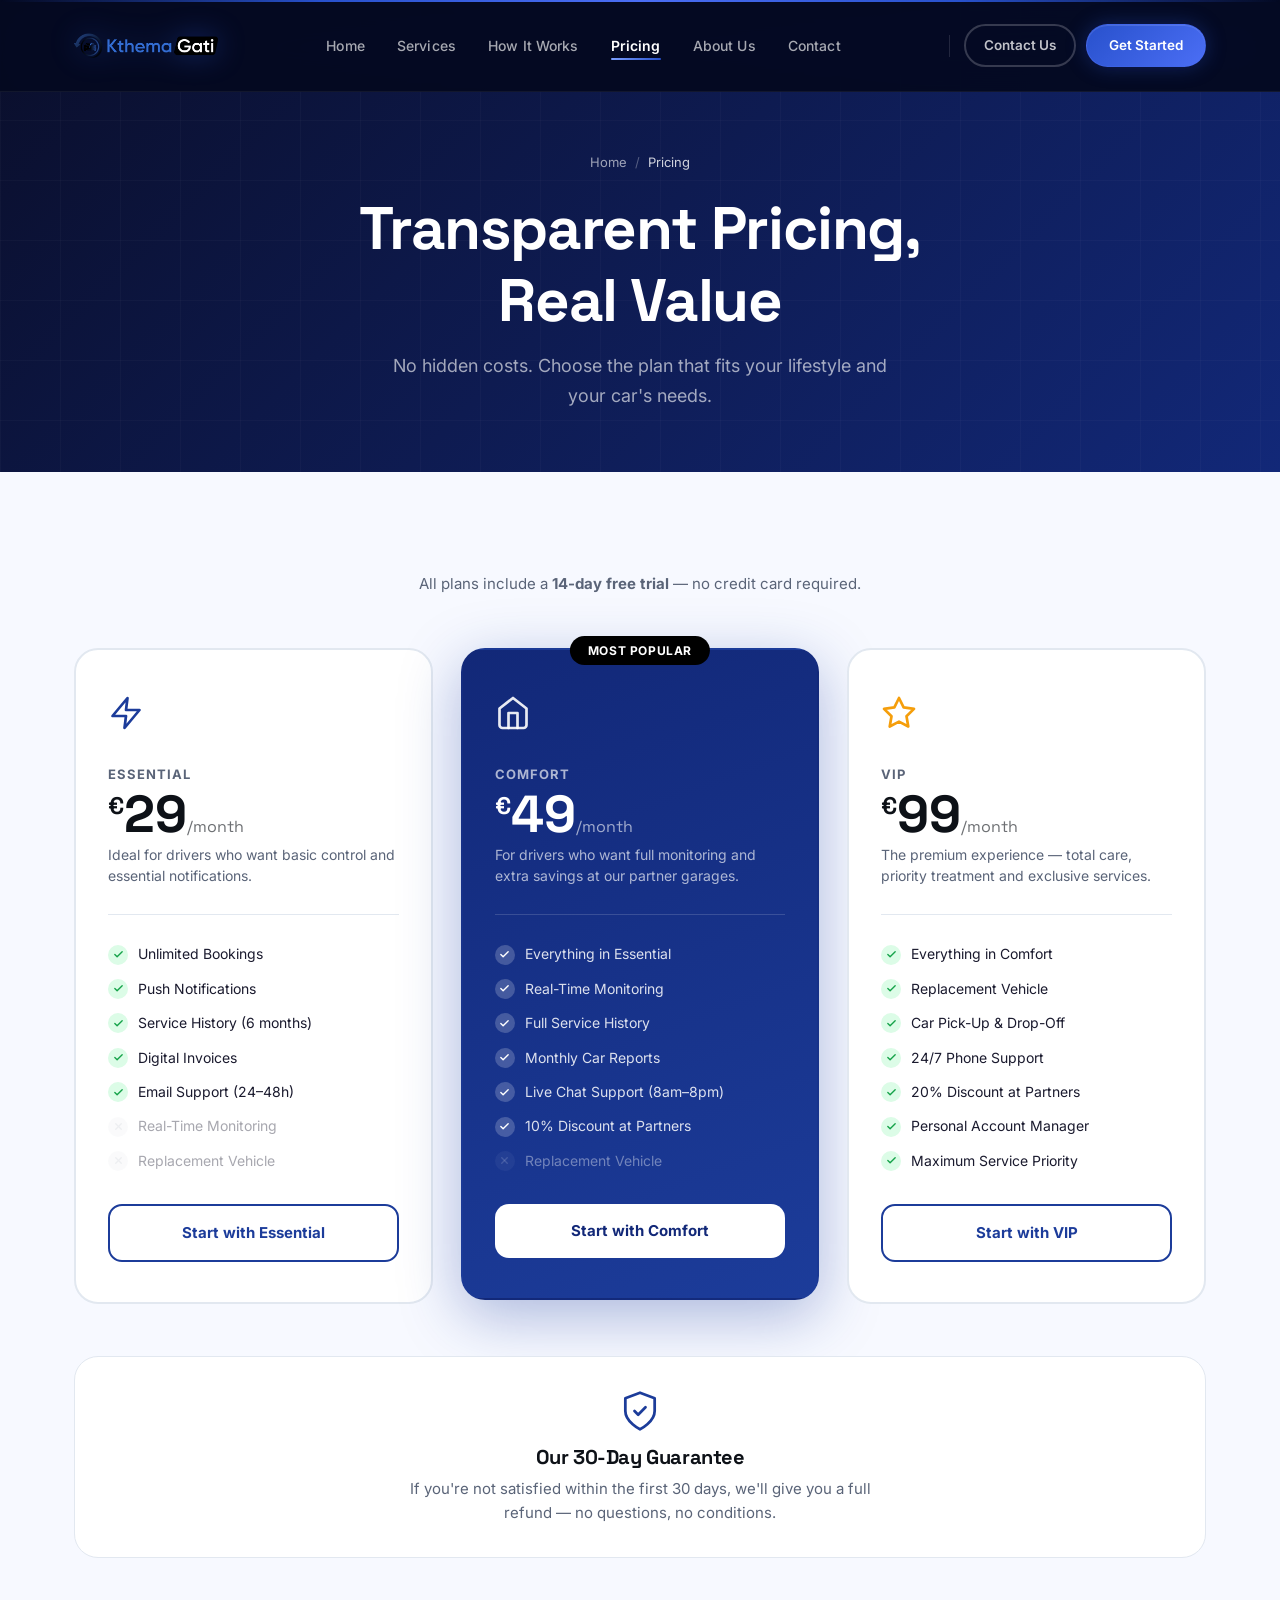
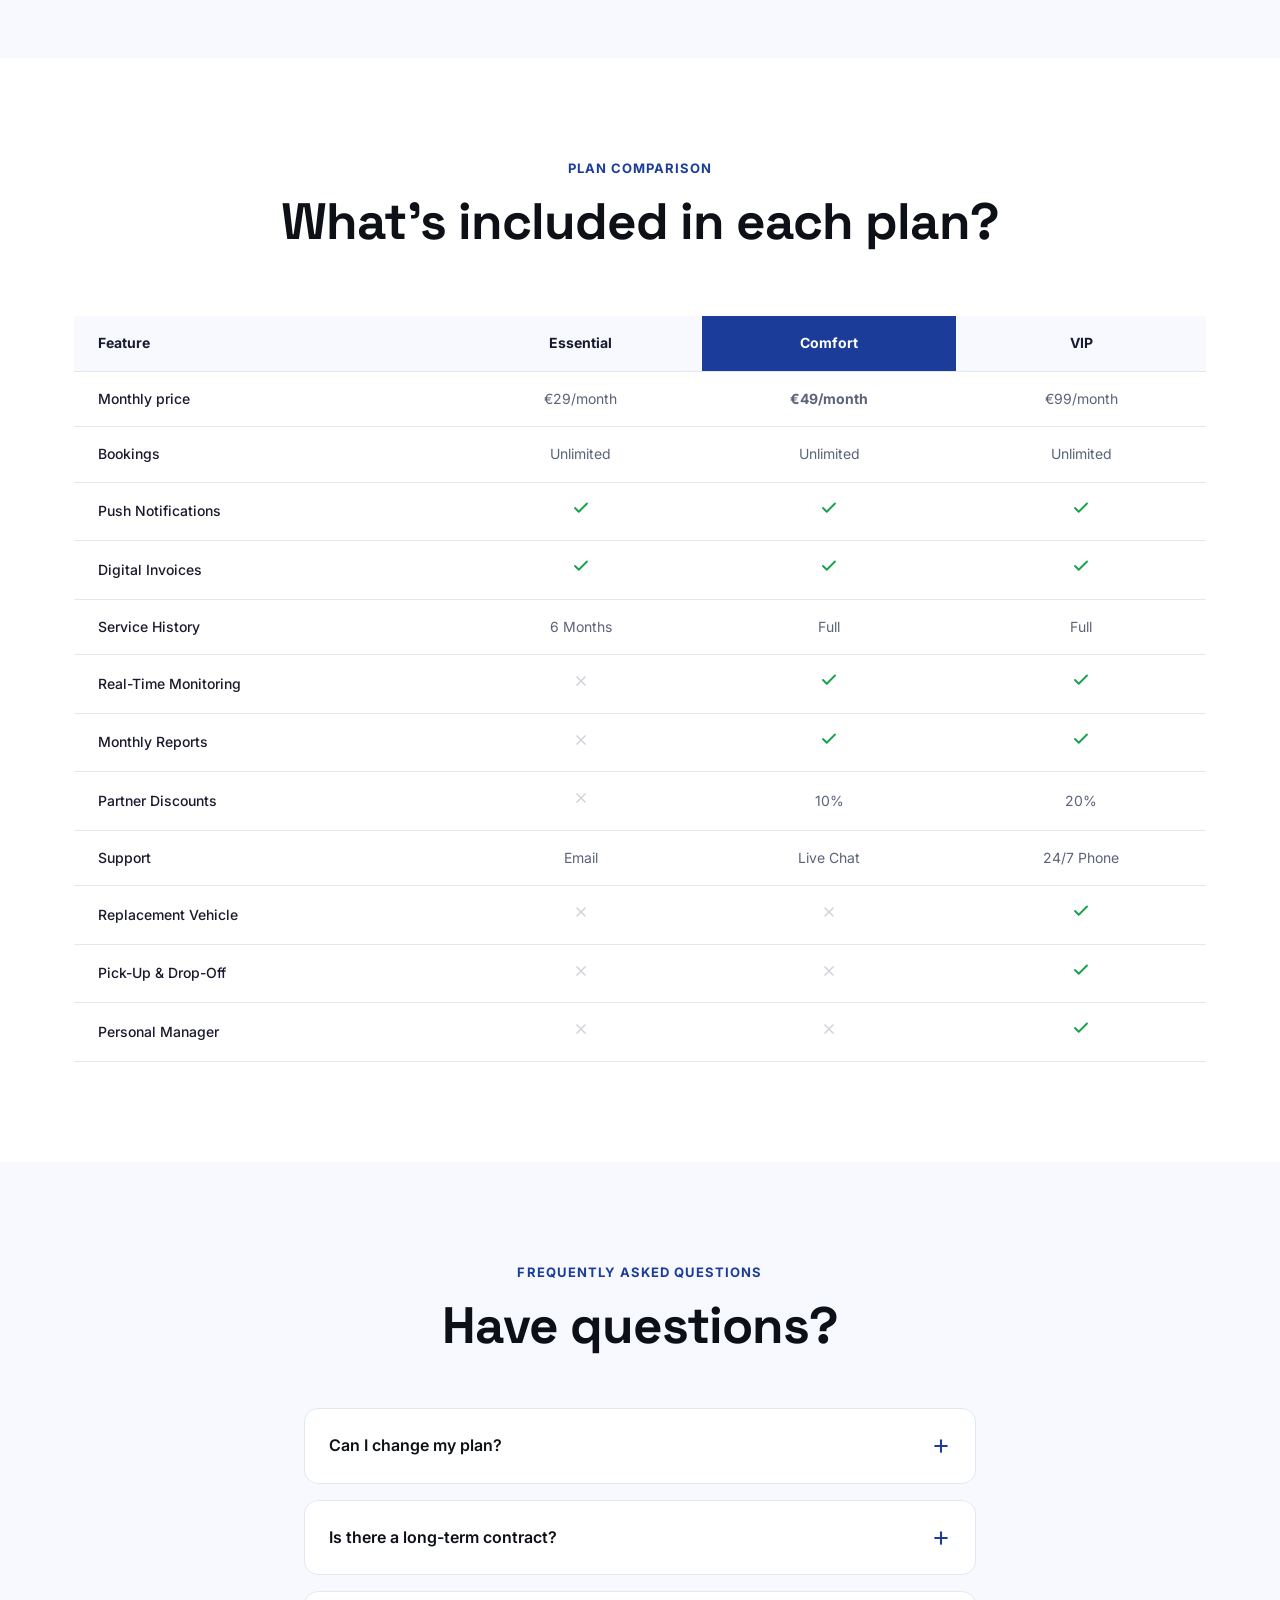
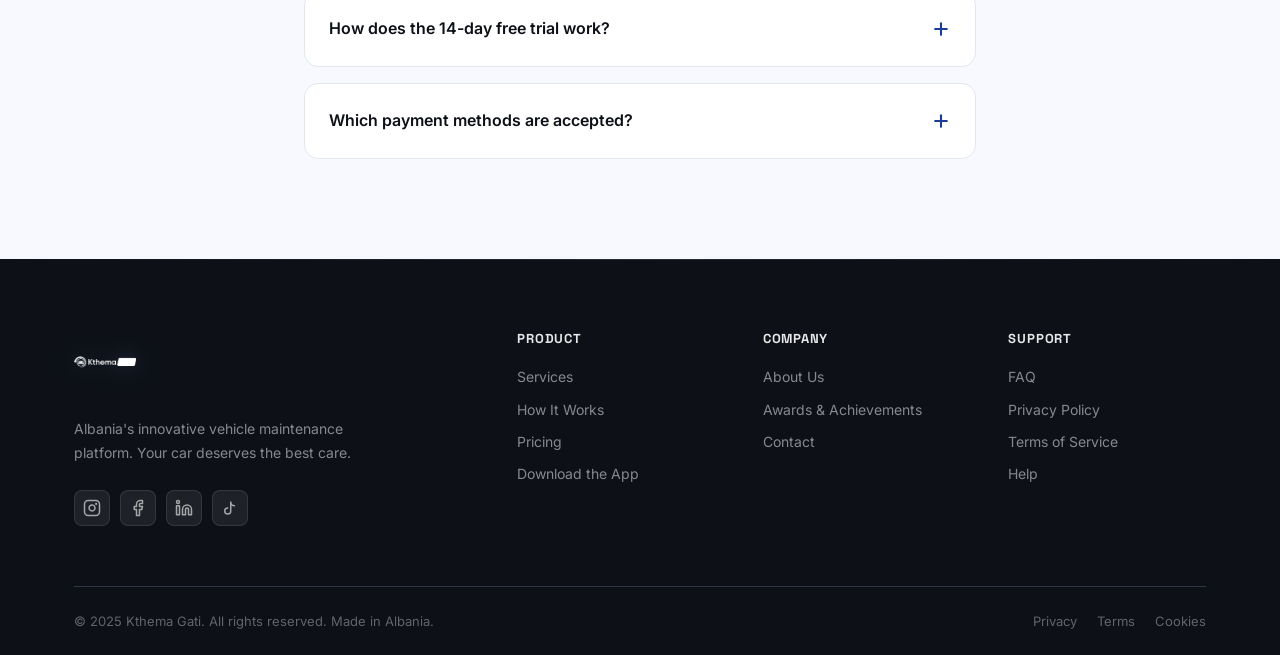
<file: pricing.html>
<!DOCTYPE html>
<html lang="en">
<head>
  <meta charset="UTF-8" />
  <meta name="viewport" content="width=device-width, initial-scale=1.0" />
  <title>Pricing — Kthema Gati</title>
  <meta name="description" content="Choose your subscription plan — Essential €29, Comfort €49 or VIP €99 per month." />
  <link rel="icon" href="assets/kthemagatilogo.png" type="image/png" />
  <link rel="preconnect" href="https://fonts.googleapis.com" />
  <link rel="preconnect" href="https://fonts.gstatic.com" crossorigin />
  <link href="https://fonts.googleapis.com/css2?family=Inter:wght@300;400;500;600;700;800;900&family=Space+Grotesk:wght@400;500;600;700&display=swap" rel="stylesheet" />
  <link rel="stylesheet" href="css/styles.css" />
</head>
<body>

<!-- NAVIGATION -->
<nav class="navbar dark-nav" id="navbar">
  <div class="container">
    <div class="nav-inner">
      <a href="index.html" class="nav-logo">
        <img src="assets/kthemagatilogo.png" alt="Kthema Gati" />
      </a>
      <ul class="nav-links">
        <li><a href="index.html" class="nav-link">Home</a></li>
        <li><a href="index.html#features" class="nav-link">Services</a></li>
        <li><a href="index.html#how-it-works" class="nav-link">How It Works</a></li>
        <li><a href="pricing.html" class="nav-link active">Pricing</a></li>
        <li><a href="about.html" class="nav-link">About Us</a></li>
        <li><a href="contact.html" class="nav-link">Contact</a></li>
      </ul>
      <div class="nav-cta">
        <div class="nav-divider"></div>
        <a href="contact.html" class="btn btn-outline-white btn-sm">Contact Us</a>
        <a href="contact.html" class="btn btn-primary btn-sm">Get Started</a>
        <button class="hamburger" aria-label="Open menu">
          <span></span><span></span><span></span>
        </button>
      </div>
    </div>
  </div>
</nav>
<div class="mobile-nav dark-bg">
  <a href="index.html" class="mobile-nav-link">Home</a>
  <a href="index.html#features" class="mobile-nav-link">Services</a>
  <a href="index.html#how-it-works" class="mobile-nav-link">How It Works</a>
  <a href="pricing.html" class="mobile-nav-link active">Pricing</a>
  <a href="about.html" class="mobile-nav-link">About Us</a>
  <a href="contact.html" class="mobile-nav-link">Contact</a>
  <div class="mobile-nav-sep"></div>
  <a href="contact.html" class="btn btn-primary">Start for Free</a>
</div>

<!-- PAGE HEADER -->
<div class="page-header">
  <div class="container">
    <div class="page-header-inner">
      <nav class="breadcrumb"><a href="index.html">Home</a><span>/</span><span style="color:rgba(255,255,255,0.8);">Pricing</span></nav>
      <h1>Transparent Pricing,<br />Real Value</h1>
      <p>No hidden costs. Choose the plan that fits your lifestyle and your car's needs.</p>
    </div>
  </div>
</div>

<!-- PRICING CARDS -->
<section class="pricing-section">
  <div class="container">
    <div class="text-center fade-up" style="margin-bottom:52px;">
      <p style="font-size:15px;color:var(--text-muted);">All plans include a <strong>14-day free trial</strong> — no credit card required.</p>
    </div>
    <div class="pricing-grid">

      <!-- Essential -->
      <div class="pricing-card fade-up delay-1">
        <div class="plan-icon" style="color:var(--primary);">
          <svg xmlns="http://www.w3.org/2000/svg" width="36" height="36" viewBox="0 0 24 24" fill="none" stroke="currentColor" stroke-width="1.8" stroke-linecap="round" stroke-linejoin="round"><polygon points="13 2 3 14 12 14 11 22 21 10 12 10 13 2"/></svg>
        </div>
        <div class="plan-name">Essential</div>
        <div class="plan-price"><sup>€</sup>29<sub>/month</sub></div>
        <p class="plan-desc">Ideal for drivers who want basic control and essential notifications.</p>
        <div class="plan-divider"></div>
        <ul class="plan-features">
          <li class="plan-feature">
            <span class="check-icon"><svg xmlns="http://www.w3.org/2000/svg" width="11" height="11" viewBox="0 0 24 24" fill="none" stroke="currentColor" stroke-width="3" stroke-linecap="round" stroke-linejoin="round"><polyline points="20 6 9 17 4 12"/></svg></span>
            Unlimited Bookings
          </li>
          <li class="plan-feature">
            <span class="check-icon"><svg xmlns="http://www.w3.org/2000/svg" width="11" height="11" viewBox="0 0 24 24" fill="none" stroke="currentColor" stroke-width="3" stroke-linecap="round" stroke-linejoin="round"><polyline points="20 6 9 17 4 12"/></svg></span>
            Push Notifications
          </li>
          <li class="plan-feature">
            <span class="check-icon"><svg xmlns="http://www.w3.org/2000/svg" width="11" height="11" viewBox="0 0 24 24" fill="none" stroke="currentColor" stroke-width="3" stroke-linecap="round" stroke-linejoin="round"><polyline points="20 6 9 17 4 12"/></svg></span>
            Service History (6 months)
          </li>
          <li class="plan-feature">
            <span class="check-icon"><svg xmlns="http://www.w3.org/2000/svg" width="11" height="11" viewBox="0 0 24 24" fill="none" stroke="currentColor" stroke-width="3" stroke-linecap="round" stroke-linejoin="round"><polyline points="20 6 9 17 4 12"/></svg></span>
            Digital Invoices
          </li>
          <li class="plan-feature">
            <span class="check-icon"><svg xmlns="http://www.w3.org/2000/svg" width="11" height="11" viewBox="0 0 24 24" fill="none" stroke="currentColor" stroke-width="3" stroke-linecap="round" stroke-linejoin="round"><polyline points="20 6 9 17 4 12"/></svg></span>
            Email Support (24–48h)
          </li>
          <li class="plan-feature" style="opacity:0.38;">
            <span class="check-icon" style="background:#F3F4F6;"><svg xmlns="http://www.w3.org/2000/svg" width="11" height="11" viewBox="0 0 24 24" fill="none" stroke="#D1D5DB" stroke-width="3" stroke-linecap="round" stroke-linejoin="round"><line x1="18" y1="6" x2="6" y2="18"/><line x1="6" y1="6" x2="18" y2="18"/></svg></span>
            Real-Time Monitoring
          </li>
          <li class="plan-feature" style="opacity:0.38;">
            <span class="check-icon" style="background:#F3F4F6;"><svg xmlns="http://www.w3.org/2000/svg" width="11" height="11" viewBox="0 0 24 24" fill="none" stroke="#D1D5DB" stroke-width="3" stroke-linecap="round" stroke-linejoin="round"><line x1="18" y1="6" x2="6" y2="18"/><line x1="6" y1="6" x2="18" y2="18"/></svg></span>
            Replacement Vehicle
          </li>
        </ul>
        <a href="contact.html" class="btn btn-plan btn-plan-outline">Start with Essential</a>
      </div>

      <!-- Comfort (Featured) -->
      <div class="pricing-card featured fade-up delay-2">
        <div class="popular-badge">Most Popular</div>
        <div class="plan-icon" style="color:rgba(255,255,255,0.9);">
          <svg xmlns="http://www.w3.org/2000/svg" width="36" height="36" viewBox="0 0 24 24" fill="none" stroke="currentColor" stroke-width="1.8" stroke-linecap="round" stroke-linejoin="round"><path d="M3 9l9-7 9 7v11a2 2 0 0 1-2 2H5a2 2 0 0 1-2-2z"/><polyline points="9 22 9 12 15 12 15 22"/></svg>
        </div>
        <div class="plan-name">Comfort</div>
        <div class="plan-price"><sup>€</sup>49<sub>/month</sub></div>
        <p class="plan-desc">For drivers who want full monitoring and extra savings at our partner garages.</p>
        <div class="plan-divider"></div>
        <ul class="plan-features">
          <li class="plan-feature">
            <span class="check-icon"><svg xmlns="http://www.w3.org/2000/svg" width="11" height="11" viewBox="0 0 24 24" fill="none" stroke="currentColor" stroke-width="3" stroke-linecap="round" stroke-linejoin="round"><polyline points="20 6 9 17 4 12"/></svg></span>
            Everything in Essential
          </li>
          <li class="plan-feature">
            <span class="check-icon"><svg xmlns="http://www.w3.org/2000/svg" width="11" height="11" viewBox="0 0 24 24" fill="none" stroke="currentColor" stroke-width="3" stroke-linecap="round" stroke-linejoin="round"><polyline points="20 6 9 17 4 12"/></svg></span>
            Real-Time Monitoring
          </li>
          <li class="plan-feature">
            <span class="check-icon"><svg xmlns="http://www.w3.org/2000/svg" width="11" height="11" viewBox="0 0 24 24" fill="none" stroke="currentColor" stroke-width="3" stroke-linecap="round" stroke-linejoin="round"><polyline points="20 6 9 17 4 12"/></svg></span>
            Full Service History
          </li>
          <li class="plan-feature">
            <span class="check-icon"><svg xmlns="http://www.w3.org/2000/svg" width="11" height="11" viewBox="0 0 24 24" fill="none" stroke="currentColor" stroke-width="3" stroke-linecap="round" stroke-linejoin="round"><polyline points="20 6 9 17 4 12"/></svg></span>
            Monthly Car Reports
          </li>
          <li class="plan-feature">
            <span class="check-icon"><svg xmlns="http://www.w3.org/2000/svg" width="11" height="11" viewBox="0 0 24 24" fill="none" stroke="currentColor" stroke-width="3" stroke-linecap="round" stroke-linejoin="round"><polyline points="20 6 9 17 4 12"/></svg></span>
            Live Chat Support (8am–8pm)
          </li>
          <li class="plan-feature">
            <span class="check-icon"><svg xmlns="http://www.w3.org/2000/svg" width="11" height="11" viewBox="0 0 24 24" fill="none" stroke="currentColor" stroke-width="3" stroke-linecap="round" stroke-linejoin="round"><polyline points="20 6 9 17 4 12"/></svg></span>
            10% Discount at Partners
          </li>
          <li class="plan-feature" style="opacity:0.45;">
            <span class="check-icon" style="background:rgba(255,255,255,0.1);"><svg xmlns="http://www.w3.org/2000/svg" width="11" height="11" viewBox="0 0 24 24" fill="none" stroke="rgba(255,255,255,0.35)" stroke-width="3" stroke-linecap="round" stroke-linejoin="round"><line x1="18" y1="6" x2="6" y2="18"/><line x1="6" y1="6" x2="18" y2="18"/></svg></span>
            Replacement Vehicle
          </li>
        </ul>
        <a href="contact.html" class="btn btn-plan btn-plan-white">Start with Comfort</a>
      </div>

      <!-- VIP -->
      <div class="pricing-card fade-up delay-3">
        <div class="plan-icon" style="color:#F59E0B;">
          <svg xmlns="http://www.w3.org/2000/svg" width="36" height="36" viewBox="0 0 24 24" fill="none" stroke="currentColor" stroke-width="1.8" stroke-linecap="round" stroke-linejoin="round"><polygon points="12 2 15.09 8.26 22 9.27 17 14.14 18.18 21.02 12 17.77 5.82 21.02 7 14.14 2 9.27 8.91 8.26 12 2"/></svg>
        </div>
        <div class="plan-name">VIP</div>
        <div class="plan-price"><sup>€</sup>99<sub>/month</sub></div>
        <p class="plan-desc">The premium experience — total care, priority treatment and exclusive services.</p>
        <div class="plan-divider"></div>
        <ul class="plan-features">
          <li class="plan-feature">
            <span class="check-icon"><svg xmlns="http://www.w3.org/2000/svg" width="11" height="11" viewBox="0 0 24 24" fill="none" stroke="currentColor" stroke-width="3" stroke-linecap="round" stroke-linejoin="round"><polyline points="20 6 9 17 4 12"/></svg></span>
            Everything in Comfort
          </li>
          <li class="plan-feature">
            <span class="check-icon"><svg xmlns="http://www.w3.org/2000/svg" width="11" height="11" viewBox="0 0 24 24" fill="none" stroke="currentColor" stroke-width="3" stroke-linecap="round" stroke-linejoin="round"><polyline points="20 6 9 17 4 12"/></svg></span>
            Replacement Vehicle
          </li>
          <li class="plan-feature">
            <span class="check-icon"><svg xmlns="http://www.w3.org/2000/svg" width="11" height="11" viewBox="0 0 24 24" fill="none" stroke="currentColor" stroke-width="3" stroke-linecap="round" stroke-linejoin="round"><polyline points="20 6 9 17 4 12"/></svg></span>
            Car Pick-Up &amp; Drop-Off
          </li>
          <li class="plan-feature">
            <span class="check-icon"><svg xmlns="http://www.w3.org/2000/svg" width="11" height="11" viewBox="0 0 24 24" fill="none" stroke="currentColor" stroke-width="3" stroke-linecap="round" stroke-linejoin="round"><polyline points="20 6 9 17 4 12"/></svg></span>
            24/7 Phone Support
          </li>
          <li class="plan-feature">
            <span class="check-icon"><svg xmlns="http://www.w3.org/2000/svg" width="11" height="11" viewBox="0 0 24 24" fill="none" stroke="currentColor" stroke-width="3" stroke-linecap="round" stroke-linejoin="round"><polyline points="20 6 9 17 4 12"/></svg></span>
            20% Discount at Partners
          </li>
          <li class="plan-feature">
            <span class="check-icon"><svg xmlns="http://www.w3.org/2000/svg" width="11" height="11" viewBox="0 0 24 24" fill="none" stroke="currentColor" stroke-width="3" stroke-linecap="round" stroke-linejoin="round"><polyline points="20 6 9 17 4 12"/></svg></span>
            Personal Account Manager
          </li>
          <li class="plan-feature">
            <span class="check-icon"><svg xmlns="http://www.w3.org/2000/svg" width="11" height="11" viewBox="0 0 24 24" fill="none" stroke="currentColor" stroke-width="3" stroke-linecap="round" stroke-linejoin="round"><polyline points="20 6 9 17 4 12"/></svg></span>
            Maximum Service Priority
          </li>
        </ul>
        <a href="contact.html" class="btn btn-plan btn-plan-outline">Start with VIP</a>
      </div>
    </div>

    <!-- Guarantee -->
    <div class="text-center fade-up" style="margin-top:52px;padding:32px;background:var(--white);border:1px solid var(--border);border-radius:var(--r-lg);">
      <div style="display:flex;justify-content:center;margin-bottom:12px;color:var(--primary);">
        <svg xmlns="http://www.w3.org/2000/svg" width="44" height="44" viewBox="0 0 24 24" fill="none" stroke="currentColor" stroke-width="1.5" stroke-linecap="round" stroke-linejoin="round"><path d="M12 22s8-4 8-10V5l-8-3-8 3v7c0 6 8 10 8 10z"/><polyline points="9 12 11 14 15 10"/></svg>
      </div>
      <h3 style="font-size:20px;font-weight:700;color:var(--dark);margin-bottom:8px;">Our 30-Day Guarantee</h3>
      <p style="font-size:15px;color:var(--text-muted);max-width:480px;margin:0 auto;">If you're not satisfied within the first 30 days, we'll give you a full refund — no questions, no conditions.</p>
    </div>
  </div>
</section>

<!-- COMPARISON TABLE -->
<section class="comparison-section">
  <div class="container">
    <div class="text-center fade-up">
      <div class="section-label">Plan Comparison</div>
      <h2 class="section-title">What's included in each plan?</h2>
    </div>
    <div style="overflow-x:auto;">
      <table class="compare-table fade-up delay-1">
        <thead>
          <tr>
            <th>Feature</th>
            <th>Essential</th>
            <th class="highlight">Comfort</th>
            <th>VIP</th>
          </tr>
        </thead>
        <tbody>
          <tr><td class="feature-label">Monthly price</td><td>€29/month</td><td><strong>€49/month</strong></td><td>€99/month</td></tr>
          <tr><td class="feature-label">Bookings</td><td>Unlimited</td><td>Unlimited</td><td>Unlimited</td></tr>
          <tr><td class="feature-label">Push Notifications</td>
            <td class="check"><svg xmlns="http://www.w3.org/2000/svg" width="18" height="18" viewBox="0 0 24 24" fill="none" stroke="#16A34A" stroke-width="2.5" stroke-linecap="round" stroke-linejoin="round"><polyline points="20 6 9 17 4 12"/></svg></td>
            <td class="check"><svg xmlns="http://www.w3.org/2000/svg" width="18" height="18" viewBox="0 0 24 24" fill="none" stroke="#16A34A" stroke-width="2.5" stroke-linecap="round" stroke-linejoin="round"><polyline points="20 6 9 17 4 12"/></svg></td>
            <td class="check"><svg xmlns="http://www.w3.org/2000/svg" width="18" height="18" viewBox="0 0 24 24" fill="none" stroke="#16A34A" stroke-width="2.5" stroke-linecap="round" stroke-linejoin="round"><polyline points="20 6 9 17 4 12"/></svg></td>
          </tr>
          <tr><td class="feature-label">Digital Invoices</td>
            <td class="check"><svg xmlns="http://www.w3.org/2000/svg" width="18" height="18" viewBox="0 0 24 24" fill="none" stroke="#16A34A" stroke-width="2.5" stroke-linecap="round" stroke-linejoin="round"><polyline points="20 6 9 17 4 12"/></svg></td>
            <td class="check"><svg xmlns="http://www.w3.org/2000/svg" width="18" height="18" viewBox="0 0 24 24" fill="none" stroke="#16A34A" stroke-width="2.5" stroke-linecap="round" stroke-linejoin="round"><polyline points="20 6 9 17 4 12"/></svg></td>
            <td class="check"><svg xmlns="http://www.w3.org/2000/svg" width="18" height="18" viewBox="0 0 24 24" fill="none" stroke="#16A34A" stroke-width="2.5" stroke-linecap="round" stroke-linejoin="round"><polyline points="20 6 9 17 4 12"/></svg></td>
          </tr>
          <tr><td class="feature-label">Service History</td><td>6 Months</td><td>Full</td><td>Full</td></tr>
          <tr><td class="feature-label">Real-Time Monitoring</td>
            <td class="cross"><svg xmlns="http://www.w3.org/2000/svg" width="16" height="16" viewBox="0 0 24 24" fill="none" stroke="#D1D5DB" stroke-width="2.5" stroke-linecap="round" stroke-linejoin="round"><line x1="18" y1="6" x2="6" y2="18"/><line x1="6" y1="6" x2="18" y2="18"/></svg></td>
            <td class="check"><svg xmlns="http://www.w3.org/2000/svg" width="18" height="18" viewBox="0 0 24 24" fill="none" stroke="#16A34A" stroke-width="2.5" stroke-linecap="round" stroke-linejoin="round"><polyline points="20 6 9 17 4 12"/></svg></td>
            <td class="check"><svg xmlns="http://www.w3.org/2000/svg" width="18" height="18" viewBox="0 0 24 24" fill="none" stroke="#16A34A" stroke-width="2.5" stroke-linecap="round" stroke-linejoin="round"><polyline points="20 6 9 17 4 12"/></svg></td>
          </tr>
          <tr><td class="feature-label">Monthly Reports</td>
            <td class="cross"><svg xmlns="http://www.w3.org/2000/svg" width="16" height="16" viewBox="0 0 24 24" fill="none" stroke="#D1D5DB" stroke-width="2.5" stroke-linecap="round" stroke-linejoin="round"><line x1="18" y1="6" x2="6" y2="18"/><line x1="6" y1="6" x2="18" y2="18"/></svg></td>
            <td class="check"><svg xmlns="http://www.w3.org/2000/svg" width="18" height="18" viewBox="0 0 24 24" fill="none" stroke="#16A34A" stroke-width="2.5" stroke-linecap="round" stroke-linejoin="round"><polyline points="20 6 9 17 4 12"/></svg></td>
            <td class="check"><svg xmlns="http://www.w3.org/2000/svg" width="18" height="18" viewBox="0 0 24 24" fill="none" stroke="#16A34A" stroke-width="2.5" stroke-linecap="round" stroke-linejoin="round"><polyline points="20 6 9 17 4 12"/></svg></td>
          </tr>
          <tr><td class="feature-label">Partner Discounts</td>
            <td class="cross"><svg xmlns="http://www.w3.org/2000/svg" width="16" height="16" viewBox="0 0 24 24" fill="none" stroke="#D1D5DB" stroke-width="2.5" stroke-linecap="round" stroke-linejoin="round"><line x1="18" y1="6" x2="6" y2="18"/><line x1="6" y1="6" x2="18" y2="18"/></svg></td>
            <td>10%</td><td>20%</td>
          </tr>
          <tr><td class="feature-label">Support</td><td>Email</td><td>Live Chat</td><td>24/7 Phone</td></tr>
          <tr><td class="feature-label">Replacement Vehicle</td>
            <td class="cross"><svg xmlns="http://www.w3.org/2000/svg" width="16" height="16" viewBox="0 0 24 24" fill="none" stroke="#D1D5DB" stroke-width="2.5" stroke-linecap="round" stroke-linejoin="round"><line x1="18" y1="6" x2="6" y2="18"/><line x1="6" y1="6" x2="18" y2="18"/></svg></td>
            <td class="cross"><svg xmlns="http://www.w3.org/2000/svg" width="16" height="16" viewBox="0 0 24 24" fill="none" stroke="#D1D5DB" stroke-width="2.5" stroke-linecap="round" stroke-linejoin="round"><line x1="18" y1="6" x2="6" y2="18"/><line x1="6" y1="6" x2="18" y2="18"/></svg></td>
            <td class="check"><svg xmlns="http://www.w3.org/2000/svg" width="18" height="18" viewBox="0 0 24 24" fill="none" stroke="#16A34A" stroke-width="2.5" stroke-linecap="round" stroke-linejoin="round"><polyline points="20 6 9 17 4 12"/></svg></td>
          </tr>
          <tr><td class="feature-label">Pick-Up &amp; Drop-Off</td>
            <td class="cross"><svg xmlns="http://www.w3.org/2000/svg" width="16" height="16" viewBox="0 0 24 24" fill="none" stroke="#D1D5DB" stroke-width="2.5" stroke-linecap="round" stroke-linejoin="round"><line x1="18" y1="6" x2="6" y2="18"/><line x1="6" y1="6" x2="18" y2="18"/></svg></td>
            <td class="cross"><svg xmlns="http://www.w3.org/2000/svg" width="16" height="16" viewBox="0 0 24 24" fill="none" stroke="#D1D5DB" stroke-width="2.5" stroke-linecap="round" stroke-linejoin="round"><line x1="18" y1="6" x2="6" y2="18"/><line x1="6" y1="6" x2="18" y2="18"/></svg></td>
            <td class="check"><svg xmlns="http://www.w3.org/2000/svg" width="18" height="18" viewBox="0 0 24 24" fill="none" stroke="#16A34A" stroke-width="2.5" stroke-linecap="round" stroke-linejoin="round"><polyline points="20 6 9 17 4 12"/></svg></td>
          </tr>
          <tr><td class="feature-label">Personal Manager</td>
            <td class="cross"><svg xmlns="http://www.w3.org/2000/svg" width="16" height="16" viewBox="0 0 24 24" fill="none" stroke="#D1D5DB" stroke-width="2.5" stroke-linecap="round" stroke-linejoin="round"><line x1="18" y1="6" x2="6" y2="18"/><line x1="6" y1="6" x2="18" y2="18"/></svg></td>
            <td class="cross"><svg xmlns="http://www.w3.org/2000/svg" width="16" height="16" viewBox="0 0 24 24" fill="none" stroke="#D1D5DB" stroke-width="2.5" stroke-linecap="round" stroke-linejoin="round"><line x1="18" y1="6" x2="6" y2="18"/><line x1="6" y1="6" x2="18" y2="18"/></svg></td>
            <td class="check"><svg xmlns="http://www.w3.org/2000/svg" width="18" height="18" viewBox="0 0 24 24" fill="none" stroke="#16A34A" stroke-width="2.5" stroke-linecap="round" stroke-linejoin="round"><polyline points="20 6 9 17 4 12"/></svg></td>
          </tr>
        </tbody>
      </table>
    </div>
  </div>
</section>

<!-- FAQ -->
<section class="section" style="background:var(--off-white);">
  <div class="container" style="max-width:720px;">
    <div class="text-center fade-up" style="margin-bottom:52px;">
      <div class="section-label">Frequently Asked Questions</div>
      <h2 class="section-title">Have questions?</h2>
    </div>
    <div style="display:flex;flex-direction:column;gap:16px;">
      <details class="fade-up delay-1" style="background:var(--white);border:1px solid var(--border);border-radius:var(--r);padding:24px;cursor:pointer;">
        <summary style="font-size:16px;font-weight:600;color:var(--dark);list-style:none;display:flex;justify-content:space-between;align-items:center;gap:12px;">
          Can I change my plan?
          <svg xmlns="http://www.w3.org/2000/svg" width="20" height="20" viewBox="0 0 24 24" fill="none" stroke="var(--primary)" stroke-width="2.5" stroke-linecap="round" stroke-linejoin="round" style="flex-shrink:0;"><line x1="12" y1="5" x2="12" y2="19"/><line x1="5" y1="12" x2="19" y2="12"/></svg>
        </summary>
        <p style="margin-top:14px;font-size:15px;color:var(--text-muted);line-height:1.7;">Yes, you can change your plan at any time from the Control Panel. The change takes effect immediately and the price difference is calculated proportionally.</p>
      </details>
      <details class="fade-up delay-2" style="background:var(--white);border:1px solid var(--border);border-radius:var(--r);padding:24px;cursor:pointer;">
        <summary style="font-size:16px;font-weight:600;color:var(--dark);list-style:none;display:flex;justify-content:space-between;align-items:center;gap:12px;">
          Is there a long-term contract?
          <svg xmlns="http://www.w3.org/2000/svg" width="20" height="20" viewBox="0 0 24 24" fill="none" stroke="var(--primary)" stroke-width="2.5" stroke-linecap="round" stroke-linejoin="round" style="flex-shrink:0;"><line x1="12" y1="5" x2="12" y2="19"/><line x1="5" y1="12" x2="19" y2="12"/></svg>
        </summary>
        <p style="margin-top:14px;font-size:15px;color:var(--text-muted);line-height:1.7;">No long-term contracts. Your subscription is month-to-month and can be cancelled at any time without penalty.</p>
      </details>
      <details class="fade-up delay-3" style="background:var(--white);border:1px solid var(--border);border-radius:var(--r);padding:24px;cursor:pointer;">
        <summary style="font-size:16px;font-weight:600;color:var(--dark);list-style:none;display:flex;justify-content:space-between;align-items:center;gap:12px;">
          How does the 14-day free trial work?
          <svg xmlns="http://www.w3.org/2000/svg" width="20" height="20" viewBox="0 0 24 24" fill="none" stroke="var(--primary)" stroke-width="2.5" stroke-linecap="round" stroke-linejoin="round" style="flex-shrink:0;"><line x1="12" y1="5" x2="12" y2="19"/><line x1="5" y1="12" x2="19" y2="12"/></svg>
        </summary>
        <p style="margin-top:14px;font-size:15px;color:var(--text-muted);line-height:1.7;">Download the app, create your account and start immediately. No credit card needed during the trial period. After 14 days, choose your plan or leave with no cost whatsoever.</p>
      </details>
      <details class="fade-up delay-4" style="background:var(--white);border:1px solid var(--border);border-radius:var(--r);padding:24px;cursor:pointer;">
        <summary style="font-size:16px;font-weight:600;color:var(--dark);list-style:none;display:flex;justify-content:space-between;align-items:center;gap:12px;">
          Which payment methods are accepted?
          <svg xmlns="http://www.w3.org/2000/svg" width="20" height="20" viewBox="0 0 24 24" fill="none" stroke="var(--primary)" stroke-width="2.5" stroke-linecap="round" stroke-linejoin="round" style="flex-shrink:0;"><line x1="12" y1="5" x2="12" y2="19"/><line x1="5" y1="12" x2="19" y2="12"/></svg>
        </summary>
        <p style="margin-top:14px;font-size:15px;color:var(--text-muted);line-height:1.7;">We accept Visa, Mastercard, Direct Debit and bank transfers. All payments are encrypted and secure.</p>
      </details>
    </div>
  </div>
</section>

<!-- FOOTER -->
<footer class="footer">
  <div class="container">
    <div class="footer-grid">
      <div class="footer-brand">
        <img src="assets/kthemagatilogo.png" alt="Kthema Gati" class="footer-logo" />
        <p>Albania's innovative vehicle maintenance platform. Your car deserves the best care.</p>
        <div class="footer-social">
          <a href="#" aria-label="Instagram"><svg xmlns="http://www.w3.org/2000/svg" width="18" height="18" viewBox="0 0 24 24" fill="none" stroke="currentColor" stroke-width="2" stroke-linecap="round" stroke-linejoin="round"><rect x="2" y="2" width="20" height="20" rx="5"/><path d="M16 11.37A4 4 0 1 1 12.63 8 4 4 0 0 1 16 11.37z"/><line x1="17.5" y1="6.5" x2="17.51" y2="6.5" stroke-width="3"/></svg></a>
          <a href="#" aria-label="Facebook"><svg xmlns="http://www.w3.org/2000/svg" width="18" height="18" viewBox="0 0 24 24" fill="none" stroke="currentColor" stroke-width="2" stroke-linecap="round" stroke-linejoin="round"><path d="M18 2h-3a5 5 0 0 0-5 5v3H7v4h3v8h4v-8h3l1-4h-4V7a1 1 0 0 1 1-1h3z"/></svg></a>
          <a href="#" aria-label="LinkedIn"><svg xmlns="http://www.w3.org/2000/svg" width="18" height="18" viewBox="0 0 24 24" fill="none" stroke="currentColor" stroke-width="2" stroke-linecap="round" stroke-linejoin="round"><path d="M16 8a6 6 0 0 1 6 6v7h-4v-7a2 2 0 0 0-2-2 2 2 0 0 0-2 2v7h-4v-7a6 6 0 0 1 6-6z"/><rect x="2" y="9" width="4" height="12"/><circle cx="4" cy="4" r="2"/></svg></a>
          <a href="#" aria-label="TikTok"><svg xmlns="http://www.w3.org/2000/svg" width="18" height="18" viewBox="0 0 24 24" fill="none" stroke="currentColor" stroke-width="2" stroke-linecap="round" stroke-linejoin="round"><path d="M9 12a4 4 0 1 0 4 4V4a5 5 0 0 0 5 5"/></svg></a>
        </div>
      </div>
      <div class="footer-col"><h4>Product</h4><div class="footer-links"><a href="index.html#features">Services</a><a href="index.html#how-it-works">How It Works</a><a href="pricing.html">Pricing</a><a href="#">Download the App</a></div></div>
      <div class="footer-col"><h4>Company</h4><div class="footer-links"><a href="about.html">About Us</a><a href="about.html#awards">Awards &amp; Achievements</a><a href="contact.html">Contact</a></div></div>
      <div class="footer-col"><h4>Support</h4><div class="footer-links"><a href="faq.html">FAQ</a><a href="privacy-policy.html">Privacy Policy</a><a href="terms-of-service.html">Terms of Service</a><a href="contact.html">Help</a></div></div>
    </div>
    <div class="footer-bottom">
      <p>© 2025 Kthema Gati. All rights reserved. Made in Albania.</p>
      <div class="footer-bottom-links"><a href="privacy-policy.html">Privacy</a><a href="terms-of-service.html">Terms</a><a href="privacy-policy.html#cookies">Cookies</a></div>
    </div>
  </div>
</footer>
<script src="js/main.js"></script>
</body>
</html>
</file>
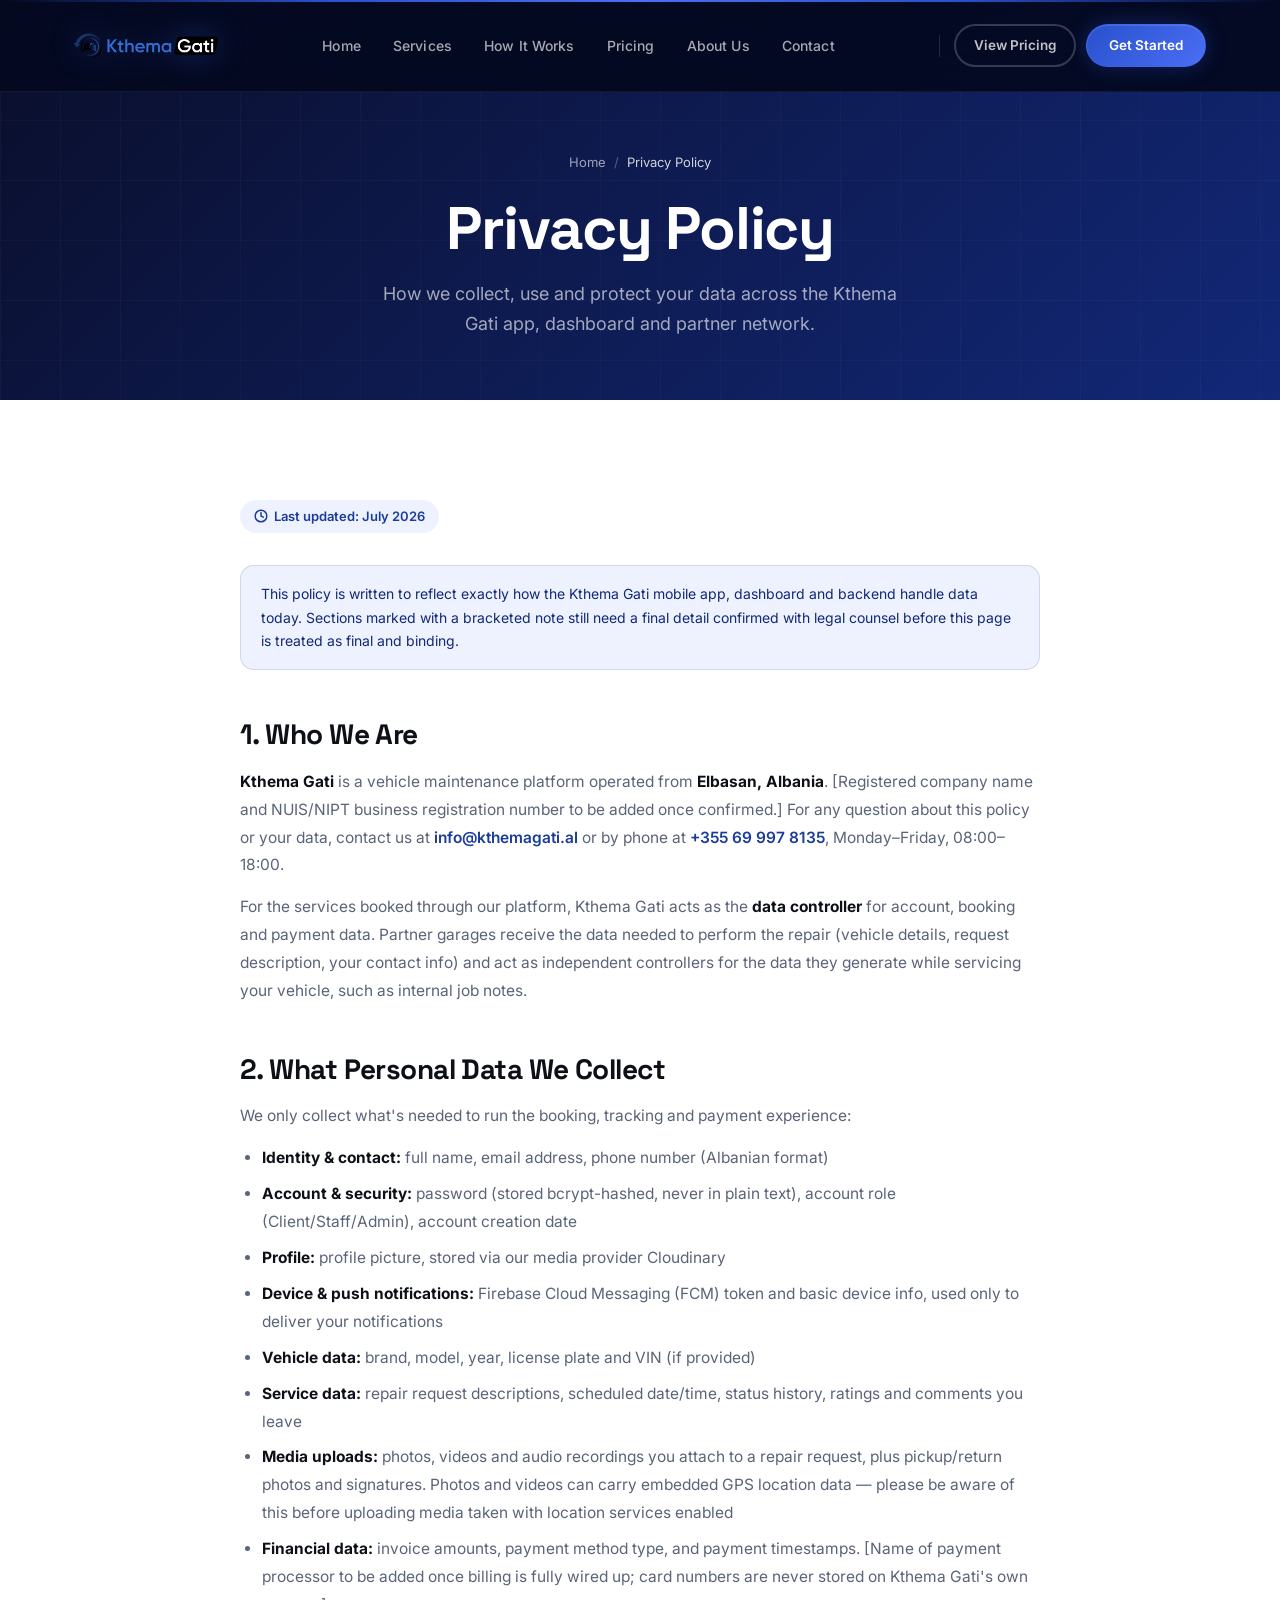
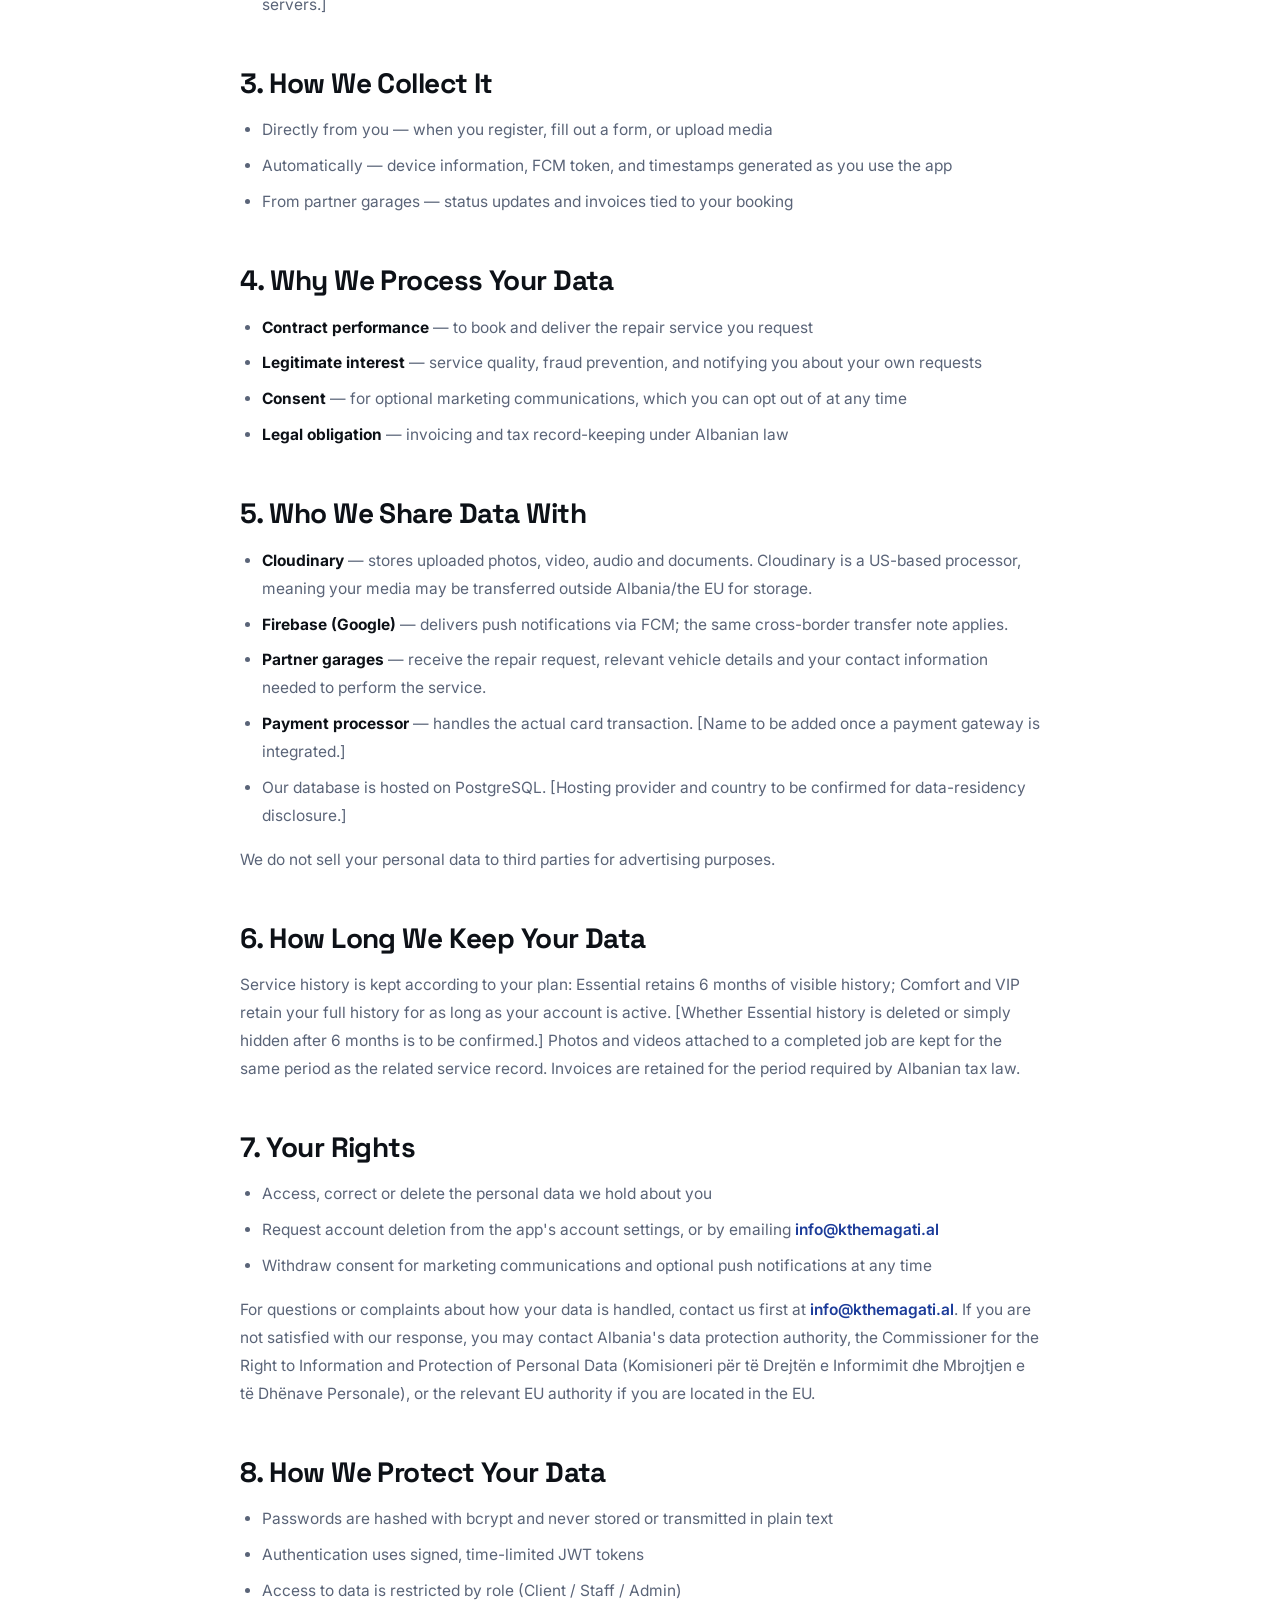
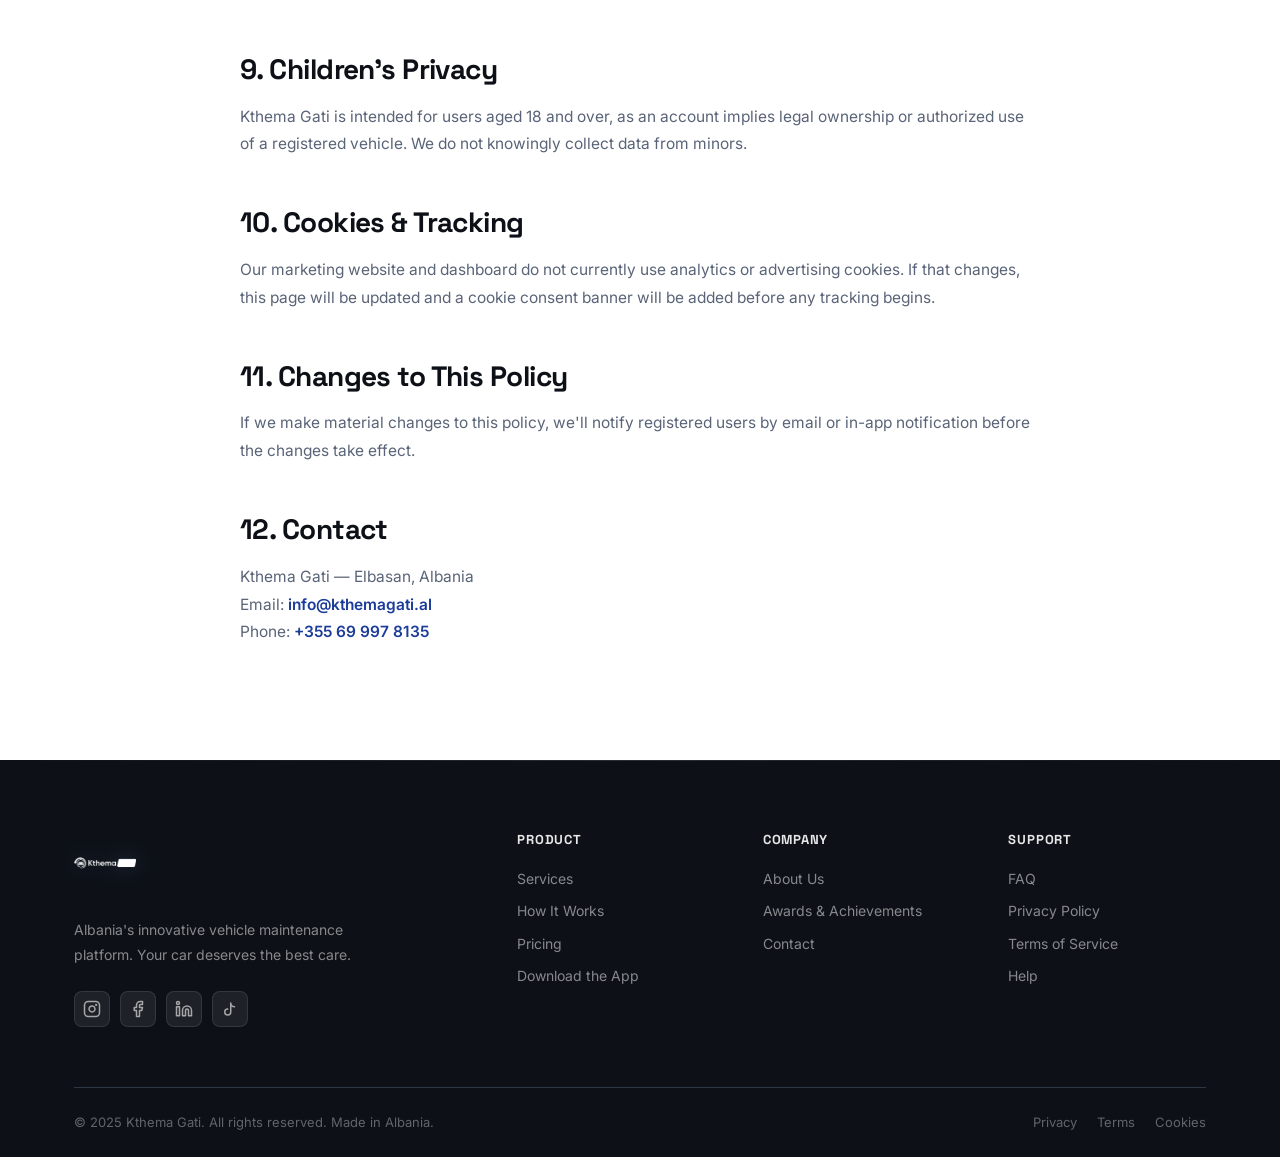
<file: privacy-policy.html>
<!DOCTYPE html>
<html lang="en">
<head>
  <meta charset="UTF-8" />
  <meta name="viewport" content="width=device-width, initial-scale=1.0" />
  <title>Privacy Policy — Kthema Gati</title>
  <meta name="description" content="How Kthema Gati collects, uses, stores and protects your personal data across the mobile app, dashboard and partner network." />
  <link rel="icon" href="assets/kthemagatilogo.png" type="image/png" />
  <link rel="preconnect" href="https://fonts.googleapis.com" />
  <link rel="preconnect" href="https://fonts.gstatic.com" crossorigin />
  <link href="https://fonts.googleapis.com/css2?family=Inter:wght@300;400;500;600;700;800;900&family=Space+Grotesk:wght@400;500;600;700&display=swap" rel="stylesheet" />
  <link rel="stylesheet" href="css/styles.css" />
</head>
<body>

<!-- NAVIGATION -->
<nav class="navbar dark-nav" id="navbar">
  <div class="container">
    <div class="nav-inner">
      <a href="index.html" class="nav-logo">
        <img src="assets/kthemagatilogo.png" alt="Kthema Gati" />
      </a>
      <ul class="nav-links">
        <li><a href="index.html" class="nav-link">Home</a></li>
        <li><a href="index.html#features" class="nav-link">Services</a></li>
        <li><a href="index.html#how-it-works" class="nav-link">How It Works</a></li>
        <li><a href="pricing.html" class="nav-link">Pricing</a></li>
        <li><a href="about.html" class="nav-link">About Us</a></li>
        <li><a href="contact.html" class="nav-link">Contact</a></li>
      </ul>
      <div class="nav-cta">
        <div class="nav-divider"></div>
        <a href="pricing.html" class="btn btn-outline-white btn-sm">View Pricing</a>
        <a href="contact.html" class="btn btn-primary btn-sm">Get Started</a>
        <button class="hamburger" aria-label="Open menu"><span></span><span></span><span></span></button>
      </div>
    </div>
  </div>
</nav>
<div class="mobile-nav dark-bg">
  <a href="index.html" class="mobile-nav-link">Home</a>
  <a href="index.html#features" class="mobile-nav-link">Services</a>
  <a href="index.html#how-it-works" class="mobile-nav-link">How It Works</a>
  <a href="pricing.html" class="mobile-nav-link">Pricing</a>
  <a href="about.html" class="mobile-nav-link">About Us</a>
  <a href="contact.html" class="mobile-nav-link">Contact</a>
  <div class="mobile-nav-sep"></div>
  <a href="contact.html" class="btn btn-primary">Start for Free</a>
</div>

<!-- PAGE HEADER -->
<div class="page-header">
  <div class="container">
    <div class="page-header-inner">
      <nav class="breadcrumb"><a href="index.html">Home</a><span>/</span><span style="color:rgba(255,255,255,0.8);">Privacy Policy</span></nav>
      <h1>Privacy Policy</h1>
      <p>How we collect, use and protect your data across the Kthema Gati app, dashboard and partner network.</p>
    </div>
  </div>
</div>

<!-- CONTENT -->
<section class="legal-section">
  <div class="container">
    <div class="legal-content">
      <div class="legal-updated">
        <svg xmlns="http://www.w3.org/2000/svg" width="14" height="14" viewBox="0 0 24 24" fill="none" stroke="currentColor" stroke-width="2.5" stroke-linecap="round" stroke-linejoin="round"><circle cx="12" cy="12" r="10"/><polyline points="12 6 12 12 16 14"/></svg>
        Last updated: July 2026
      </div>

      <div class="legal-note">This policy is written to reflect exactly how the Kthema Gati mobile app, dashboard and backend handle data today. Sections marked with a bracketed note still need a final detail confirmed with legal counsel before this page is treated as final and binding.</div>

      <h2>1. Who We Are</h2>
      <p><strong>Kthema Gati</strong> is a vehicle maintenance platform operated from <strong>Elbasan, Albania</strong>. [Registered company name and NUIS/NIPT business registration number to be added once confirmed.] For any question about this policy or your data, contact us at <a href="mailto:info@kthemagati.al">info@kthemagati.al</a> or by phone at <a href="tel:+355699978135">+355 69 997 8135</a>, Monday–Friday, 08:00–18:00.</p>
      <p>For the services booked through our platform, Kthema Gati acts as the <strong>data controller</strong> for account, booking and payment data. Partner garages receive the data needed to perform the repair (vehicle details, request description, your contact info) and act as independent controllers for the data they generate while servicing your vehicle, such as internal job notes.</p>

      <h2>2. What Personal Data We Collect</h2>
      <p>We only collect what's needed to run the booking, tracking and payment experience:</p>
      <ul>
        <li><strong>Identity &amp; contact:</strong> full name, email address, phone number (Albanian format)</li>
        <li><strong>Account &amp; security:</strong> password (stored bcrypt-hashed, never in plain text), account role (Client/Staff/Admin), account creation date</li>
        <li><strong>Profile:</strong> profile picture, stored via our media provider Cloudinary</li>
        <li><strong>Device &amp; push notifications:</strong> Firebase Cloud Messaging (FCM) token and basic device info, used only to deliver your notifications</li>
        <li><strong>Vehicle data:</strong> brand, model, year, license plate and VIN (if provided)</li>
        <li><strong>Service data:</strong> repair request descriptions, scheduled date/time, status history, ratings and comments you leave</li>
        <li><strong>Media uploads:</strong> photos, videos and audio recordings you attach to a repair request, plus pickup/return photos and signatures. Photos and videos can carry embedded GPS location data — please be aware of this before uploading media taken with location services enabled</li>
        <li><strong>Financial data:</strong> invoice amounts, payment method type, and payment timestamps. [Name of payment processor to be added once billing is fully wired up; card numbers are never stored on Kthema Gati's own servers.]</li>
      </ul>

      <h2>3. How We Collect It</h2>
      <ul>
        <li>Directly from you — when you register, fill out a form, or upload media</li>
        <li>Automatically — device information, FCM token, and timestamps generated as you use the app</li>
        <li>From partner garages — status updates and invoices tied to your booking</li>
      </ul>

      <h2>4. Why We Process Your Data</h2>
      <ul>
        <li><strong>Contract performance</strong> — to book and deliver the repair service you request</li>
        <li><strong>Legitimate interest</strong> — service quality, fraud prevention, and notifying you about your own requests</li>
        <li><strong>Consent</strong> — for optional marketing communications, which you can opt out of at any time</li>
        <li><strong>Legal obligation</strong> — invoicing and tax record-keeping under Albanian law</li>
      </ul>

      <h2>5. Who We Share Data With</h2>
      <ul>
        <li><strong>Cloudinary</strong> — stores uploaded photos, video, audio and documents. Cloudinary is a US-based processor, meaning your media may be transferred outside Albania/the EU for storage.</li>
        <li><strong>Firebase (Google)</strong> — delivers push notifications via FCM; the same cross-border transfer note applies.</li>
        <li><strong>Partner garages</strong> — receive the repair request, relevant vehicle details and your contact information needed to perform the service.</li>
        <li><strong>Payment processor</strong> — handles the actual card transaction. [Name to be added once a payment gateway is integrated.]</li>
        <li>Our database is hosted on PostgreSQL. [Hosting provider and country to be confirmed for data-residency disclosure.]</li>
      </ul>
      <p>We do not sell your personal data to third parties for advertising purposes.</p>

      <h2 id="retention">6. How Long We Keep Your Data</h2>
      <p>Service history is kept according to your plan: Essential retains 6 months of visible history; Comfort and VIP retain your full history for as long as your account is active. [Whether Essential history is deleted or simply hidden after 6 months is to be confirmed.] Photos and videos attached to a completed job are kept for the same period as the related service record. Invoices are retained for the period required by Albanian tax law.</p>

      <h2 id="rights">7. Your Rights</h2>
      <ul>
        <li>Access, correct or delete the personal data we hold about you</li>
        <li>Request account deletion from the app's account settings, or by emailing <a href="mailto:info@kthemagati.al">info@kthemagati.al</a></li>
        <li>Withdraw consent for marketing communications and optional push notifications at any time</li>
      </ul>
      <p>For questions or complaints about how your data is handled, contact us first at <a href="mailto:info@kthemagati.al">info@kthemagati.al</a>. If you are not satisfied with our response, you may contact Albania's data protection authority, the Commissioner for the Right to Information and Protection of Personal Data (Komisioneri për të Drejtën e Informimit dhe Mbrojtjen e të Dhënave Personale), or the relevant EU authority if you are located in the EU.</p>

      <h2>8. How We Protect Your Data</h2>
      <ul>
        <li>Passwords are hashed with bcrypt and never stored or transmitted in plain text</li>
        <li>Authentication uses signed, time-limited JWT tokens</li>
        <li>Access to data is restricted by role (Client / Staff / Admin)</li>
      </ul>

      <h2>9. Children's Privacy</h2>
      <p>Kthema Gati is intended for users aged 18 and over, as an account implies legal ownership or authorized use of a registered vehicle. We do not knowingly collect data from minors.</p>

      <h2 id="cookies">10. Cookies &amp; Tracking</h2>
      <p>Our marketing website and dashboard do not currently use analytics or advertising cookies. If that changes, this page will be updated and a cookie consent banner will be added before any tracking begins.</p>

      <h2>11. Changes to This Policy</h2>
      <p>If we make material changes to this policy, we'll notify registered users by email or in-app notification before the changes take effect.</p>

      <h2>12. Contact</h2>
      <p>Kthema Gati — Elbasan, Albania<br />Email: <a href="mailto:info@kthemagati.al">info@kthemagati.al</a><br />Phone: <a href="tel:+355699978135">+355 69 997 8135</a></p>
    </div>
  </div>
</section>

<!-- FOOTER -->
<footer class="footer">
  <div class="container">
    <div class="footer-grid">
      <div class="footer-brand">
        <img src="assets/kthemagatilogo.png" alt="Kthema Gati" class="footer-logo" />
        <p>Albania's innovative vehicle maintenance platform. Your car deserves the best care.</p>
        <div class="footer-social">
          <a href="#" aria-label="Instagram"><svg xmlns="http://www.w3.org/2000/svg" width="18" height="18" viewBox="0 0 24 24" fill="none" stroke="currentColor" stroke-width="2" stroke-linecap="round" stroke-linejoin="round"><rect x="2" y="2" width="20" height="20" rx="5"/><path d="M16 11.37A4 4 0 1 1 12.63 8 4 4 0 0 1 16 11.37z"/><line x1="17.5" y1="6.5" x2="17.51" y2="6.5" stroke-width="3"/></svg></a>
          <a href="#" aria-label="Facebook"><svg xmlns="http://www.w3.org/2000/svg" width="18" height="18" viewBox="0 0 24 24" fill="none" stroke="currentColor" stroke-width="2" stroke-linecap="round" stroke-linejoin="round"><path d="M18 2h-3a5 5 0 0 0-5 5v3H7v4h3v8h4v-8h3l1-4h-4V7a1 1 0 0 1 1-1h3z"/></svg></a>
          <a href="#" aria-label="LinkedIn"><svg xmlns="http://www.w3.org/2000/svg" width="18" height="18" viewBox="0 0 24 24" fill="none" stroke="currentColor" stroke-width="2" stroke-linecap="round" stroke-linejoin="round"><path d="M16 8a6 6 0 0 1 6 6v7h-4v-7a2 2 0 0 0-2-2 2 2 0 0 0-2 2v7h-4v-7a6 6 0 0 1 6-6z"/><rect x="2" y="9" width="4" height="12"/><circle cx="4" cy="4" r="2"/></svg></a>
          <a href="#" aria-label="TikTok"><svg xmlns="http://www.w3.org/2000/svg" width="18" height="18" viewBox="0 0 24 24" fill="none" stroke="currentColor" stroke-width="2" stroke-linecap="round" stroke-linejoin="round"><path d="M9 12a4 4 0 1 0 4 4V4a5 5 0 0 0 5 5"/></svg></a>
        </div>
      </div>
      <div class="footer-col"><h4>Product</h4><div class="footer-links"><a href="index.html#features">Services</a><a href="index.html#how-it-works">How It Works</a><a href="pricing.html">Pricing</a><a href="#">Download the App</a></div></div>
      <div class="footer-col"><h4>Company</h4><div class="footer-links"><a href="about.html">About Us</a><a href="about.html#awards">Awards &amp; Achievements</a><a href="contact.html">Contact</a></div></div>
      <div class="footer-col"><h4>Support</h4><div class="footer-links"><a href="faq.html">FAQ</a><a href="privacy-policy.html">Privacy Policy</a><a href="terms-of-service.html">Terms of Service</a><a href="contact.html">Help</a></div></div>
    </div>
    <div class="footer-bottom">
      <p>© 2025 Kthema Gati. All rights reserved. Made in Albania.</p>
      <div class="footer-bottom-links"><a href="privacy-policy.html">Privacy</a><a href="terms-of-service.html">Terms</a><a href="privacy-policy.html#cookies">Cookies</a></div>
    </div>
  </div>
</footer>
<script src="js/main.js"></script>
</body>
</html>
</file>
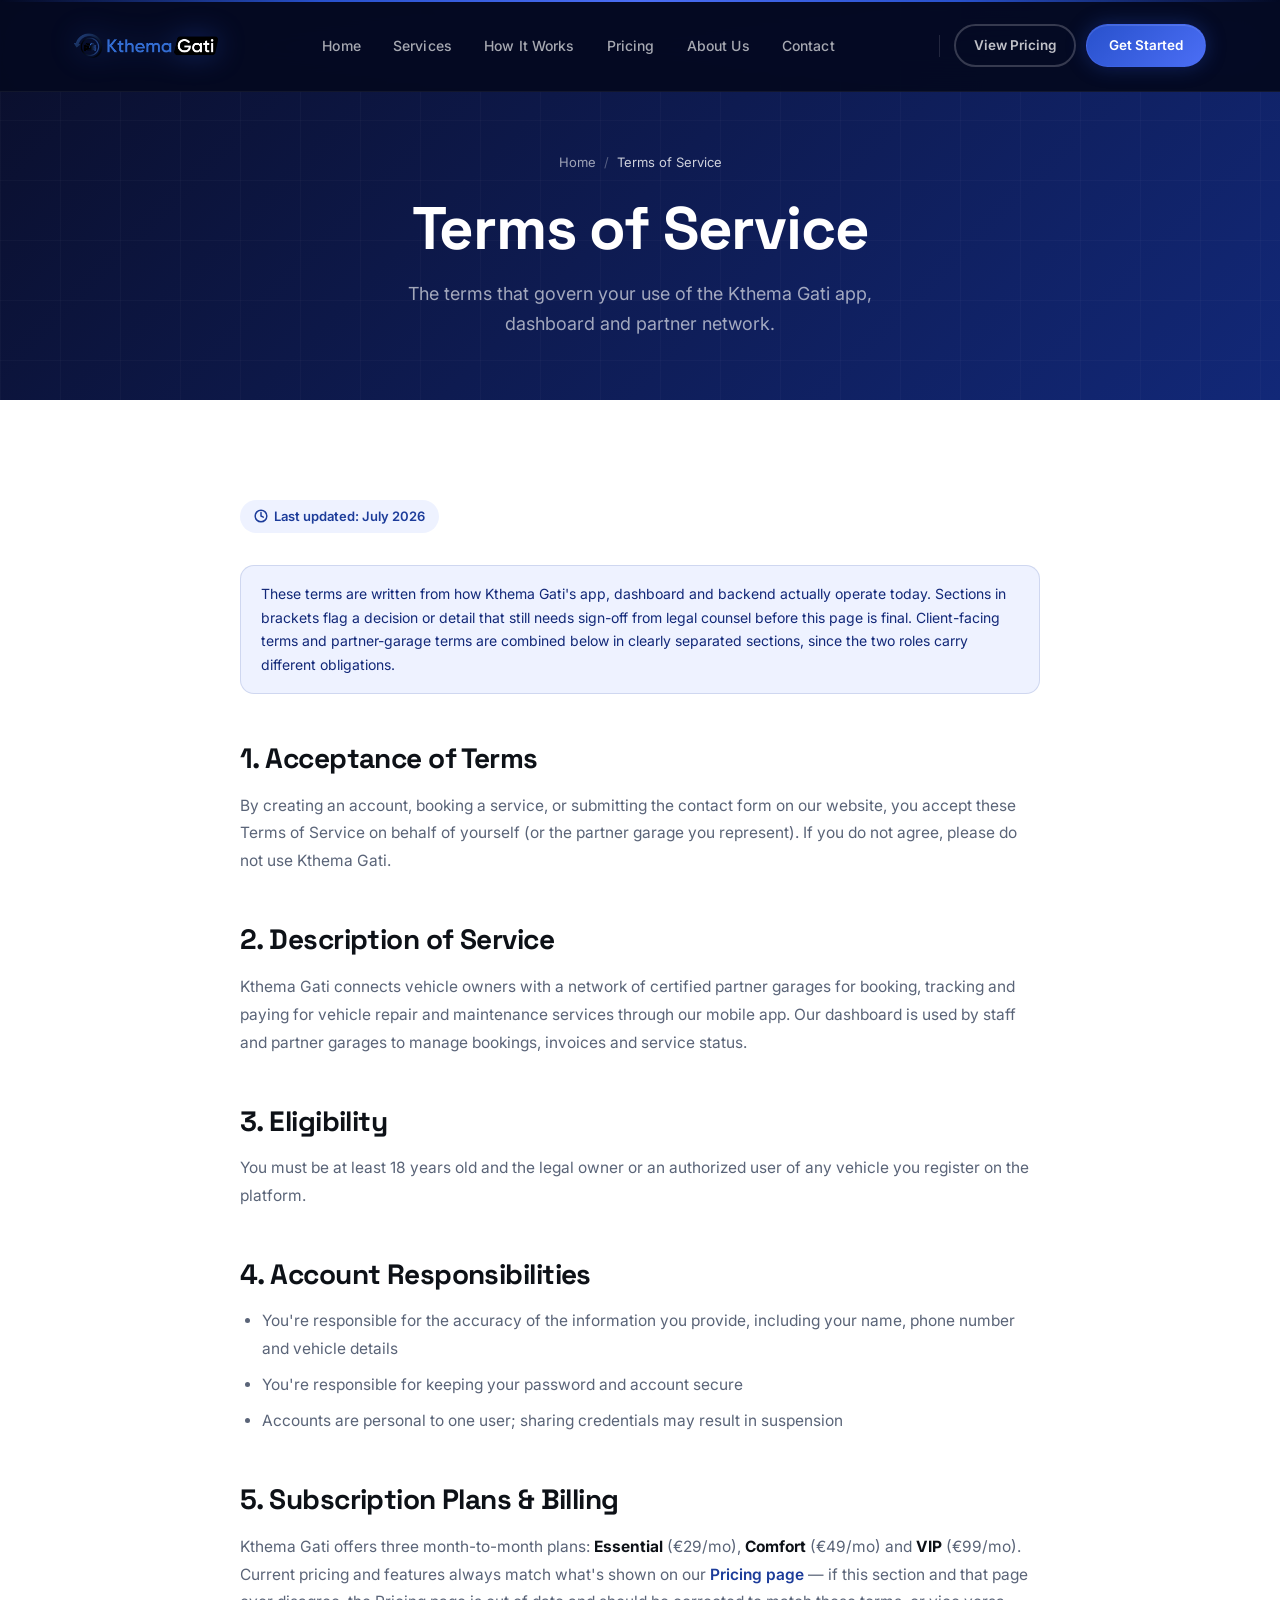
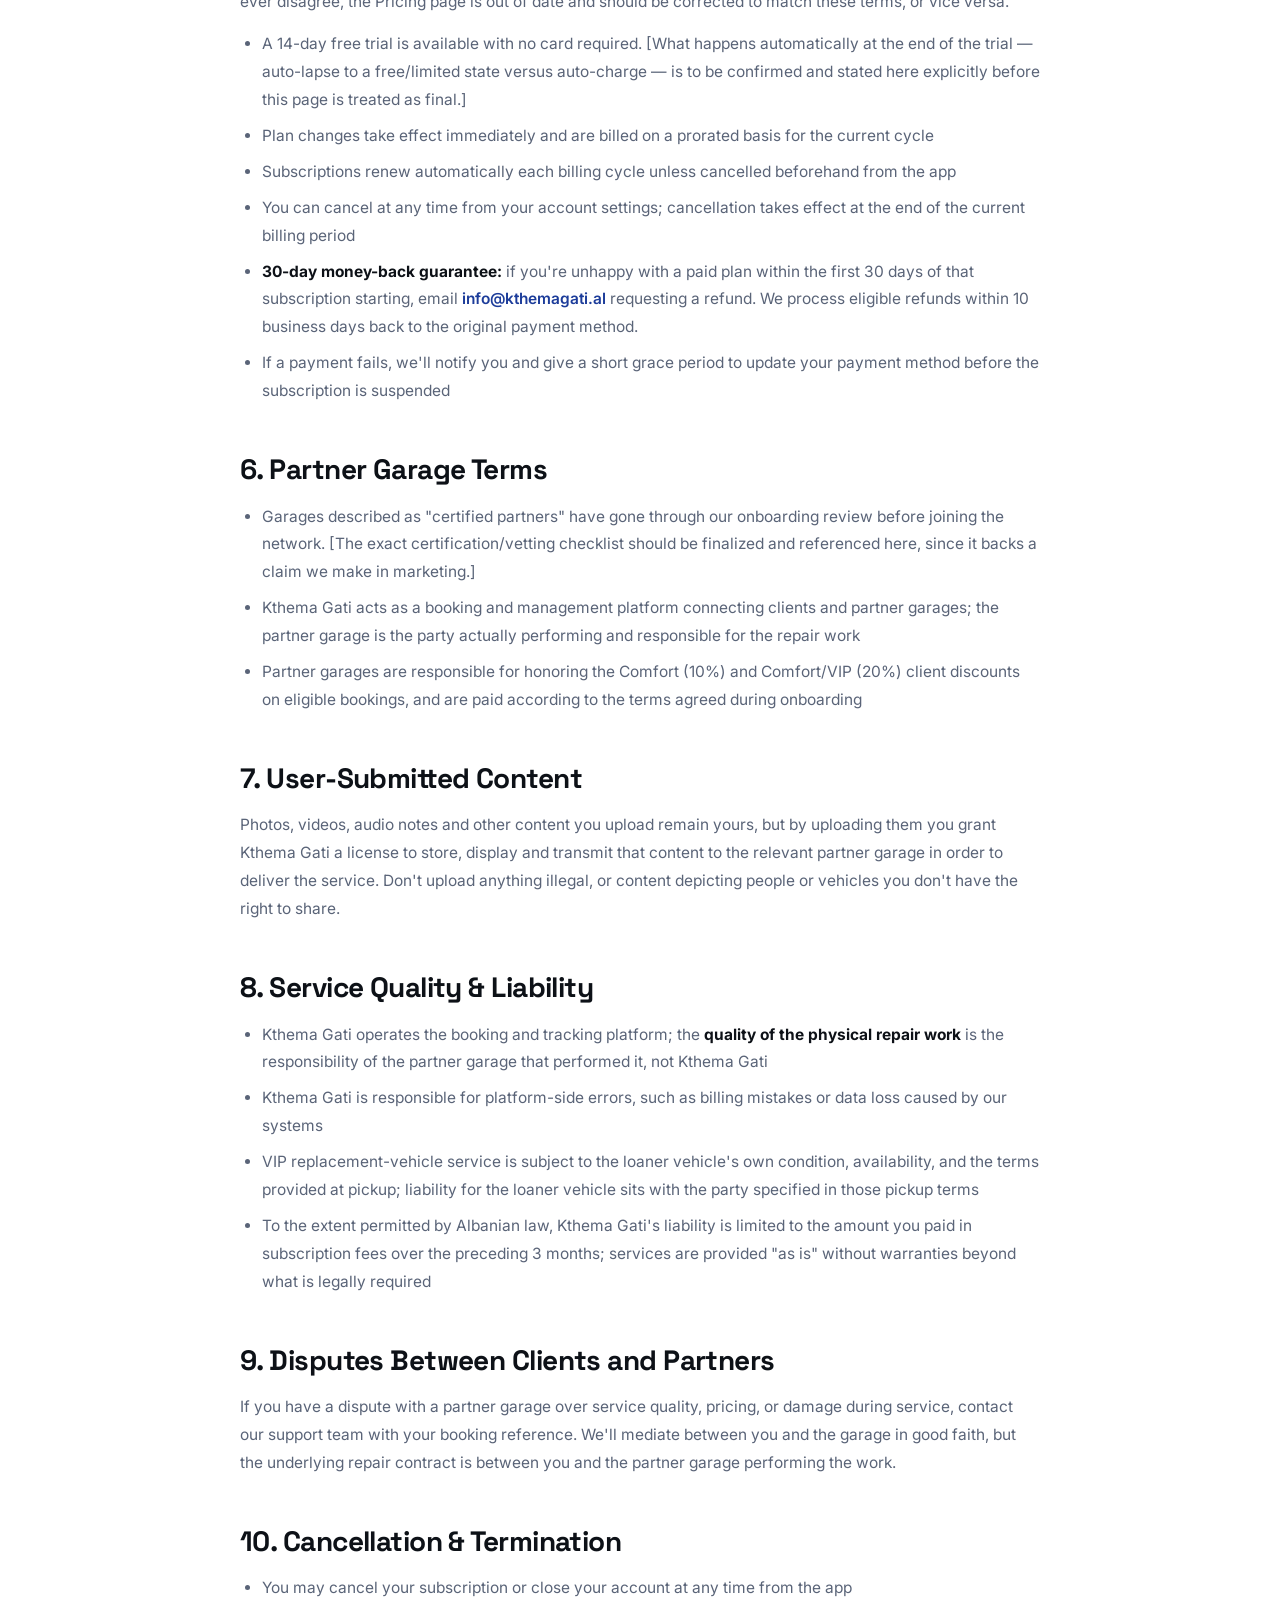
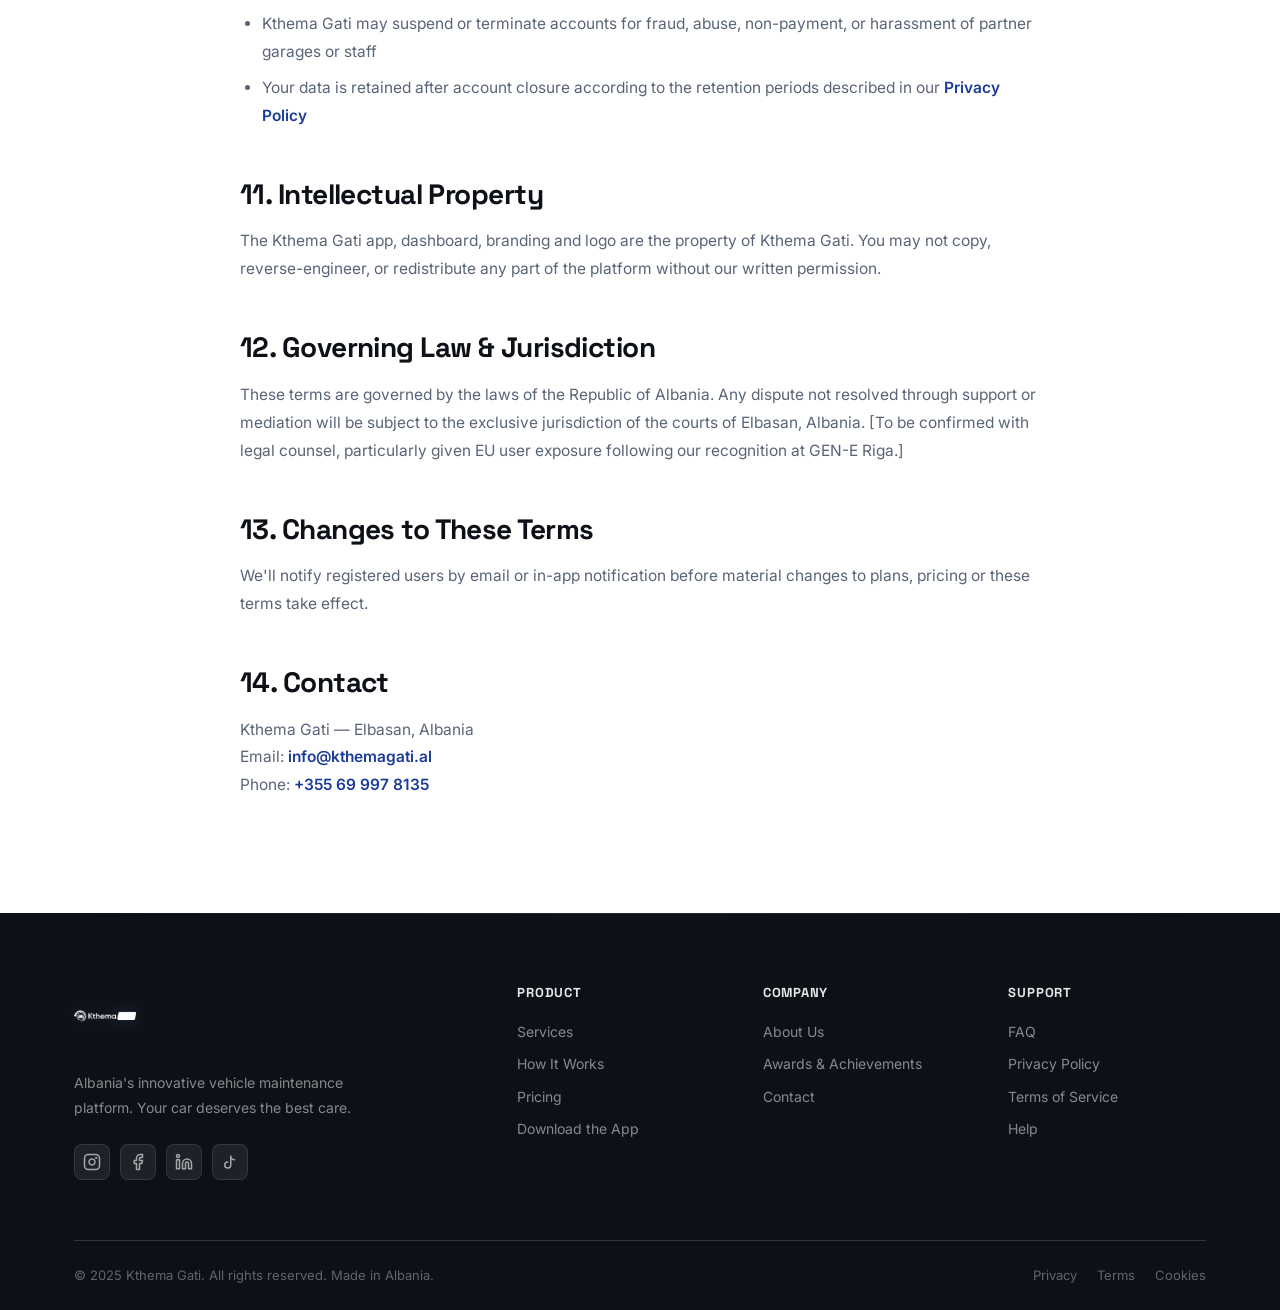
<file: terms-of-service.html>
<!DOCTYPE html>
<html lang="en">
<head>
  <meta charset="UTF-8" />
  <meta name="viewport" content="width=device-width, initial-scale=1.0" />
  <title>Terms of Service — Kthema Gati</title>
  <meta name="description" content="The terms that govern use of the Kthema Gati mobile app, dashboard and partner network — plans, billing, liability and account terms." />
  <link rel="icon" href="assets/kthemagatilogo.png" type="image/png" />
  <link rel="preconnect" href="https://fonts.googleapis.com" />
  <link rel="preconnect" href="https://fonts.gstatic.com" crossorigin />
  <link href="https://fonts.googleapis.com/css2?family=Inter:wght@300;400;500;600;700;800;900&family=Space+Grotesk:wght@400;500;600;700&display=swap" rel="stylesheet" />
  <link rel="stylesheet" href="css/styles.css" />
</head>
<body>

<!-- NAVIGATION -->
<nav class="navbar dark-nav" id="navbar">
  <div class="container">
    <div class="nav-inner">
      <a href="index.html" class="nav-logo">
        <img src="assets/kthemagatilogo.png" alt="Kthema Gati" />
      </a>
      <ul class="nav-links">
        <li><a href="index.html" class="nav-link">Home</a></li>
        <li><a href="index.html#features" class="nav-link">Services</a></li>
        <li><a href="index.html#how-it-works" class="nav-link">How It Works</a></li>
        <li><a href="pricing.html" class="nav-link">Pricing</a></li>
        <li><a href="about.html" class="nav-link">About Us</a></li>
        <li><a href="contact.html" class="nav-link">Contact</a></li>
      </ul>
      <div class="nav-cta">
        <div class="nav-divider"></div>
        <a href="pricing.html" class="btn btn-outline-white btn-sm">View Pricing</a>
        <a href="contact.html" class="btn btn-primary btn-sm">Get Started</a>
        <button class="hamburger" aria-label="Open menu"><span></span><span></span><span></span></button>
      </div>
    </div>
  </div>
</nav>
<div class="mobile-nav dark-bg">
  <a href="index.html" class="mobile-nav-link">Home</a>
  <a href="index.html#features" class="mobile-nav-link">Services</a>
  <a href="index.html#how-it-works" class="mobile-nav-link">How It Works</a>
  <a href="pricing.html" class="mobile-nav-link">Pricing</a>
  <a href="about.html" class="mobile-nav-link">About Us</a>
  <a href="contact.html" class="mobile-nav-link">Contact</a>
  <div class="mobile-nav-sep"></div>
  <a href="contact.html" class="btn btn-primary">Start for Free</a>
</div>

<!-- PAGE HEADER -->
<div class="page-header">
  <div class="container">
    <div class="page-header-inner">
      <nav class="breadcrumb"><a href="index.html">Home</a><span>/</span><span style="color:rgba(255,255,255,0.8);">Terms of Service</span></nav>
      <h1>Terms of Service</h1>
      <p>The terms that govern your use of the Kthema Gati app, dashboard and partner network.</p>
    </div>
  </div>
</div>

<!-- CONTENT -->
<section class="legal-section">
  <div class="container">
    <div class="legal-content">
      <div class="legal-updated">
        <svg xmlns="http://www.w3.org/2000/svg" width="14" height="14" viewBox="0 0 24 24" fill="none" stroke="currentColor" stroke-width="2.5" stroke-linecap="round" stroke-linejoin="round"><circle cx="12" cy="12" r="10"/><polyline points="12 6 12 12 16 14"/></svg>
        Last updated: July 2026
      </div>

      <div class="legal-note">These terms are written from how Kthema Gati's app, dashboard and backend actually operate today. Sections in brackets flag a decision or detail that still needs sign-off from legal counsel before this page is final. Client-facing terms and partner-garage terms are combined below in clearly separated sections, since the two roles carry different obligations.</div>

      <h2>1. Acceptance of Terms</h2>
      <p>By creating an account, booking a service, or submitting the contact form on our website, you accept these Terms of Service on behalf of yourself (or the partner garage you represent). If you do not agree, please do not use Kthema Gati.</p>

      <h2>2. Description of Service</h2>
      <p>Kthema Gati connects vehicle owners with a network of certified partner garages for booking, tracking and paying for vehicle repair and maintenance services through our mobile app. Our dashboard is used by staff and partner garages to manage bookings, invoices and service status.</p>

      <h2>3. Eligibility</h2>
      <p>You must be at least 18 years old and the legal owner or an authorized user of any vehicle you register on the platform.</p>

      <h2>4. Account Responsibilities</h2>
      <ul>
        <li>You're responsible for the accuracy of the information you provide, including your name, phone number and vehicle details</li>
        <li>You're responsible for keeping your password and account secure</li>
        <li>Accounts are personal to one user; sharing credentials may result in suspension</li>
      </ul>

      <h2 id="billing">5. Subscription Plans &amp; Billing</h2>
      <p>Kthema Gati offers three month-to-month plans: <strong>Essential</strong> (€29/mo), <strong>Comfort</strong> (€49/mo) and <strong>VIP</strong> (€99/mo). Current pricing and features always match what's shown on our <a href="pricing.html">Pricing page</a> — if this section and that page ever disagree, the Pricing page is out of date and should be corrected to match these terms, or vice versa.</p>
      <ul>
        <li>A 14-day free trial is available with no card required. [What happens automatically at the end of the trial — auto-lapse to a free/limited state versus auto-charge — is to be confirmed and stated here explicitly before this page is treated as final.]</li>
        <li>Plan changes take effect immediately and are billed on a prorated basis for the current cycle</li>
        <li>Subscriptions renew automatically each billing cycle unless cancelled beforehand from the app</li>
        <li>You can cancel at any time from your account settings; cancellation takes effect at the end of the current billing period</li>
        <li><strong>30-day money-back guarantee:</strong> if you're unhappy with a paid plan within the first 30 days of that subscription starting, email <a href="mailto:info@kthemagati.al">info@kthemagati.al</a> requesting a refund. We process eligible refunds within 10 business days back to the original payment method.</li>
        <li>If a payment fails, we'll notify you and give a short grace period to update your payment method before the subscription is suspended</li>
      </ul>

      <h2>6. Partner Garage Terms</h2>
      <ul>
        <li>Garages described as "certified partners" have gone through our onboarding review before joining the network. [The exact certification/vetting checklist should be finalized and referenced here, since it backs a claim we make in marketing.]</li>
        <li>Kthema Gati acts as a booking and management platform connecting clients and partner garages; the partner garage is the party actually performing and responsible for the repair work</li>
        <li>Partner garages are responsible for honoring the Comfort (10%) and Comfort/VIP (20%) client discounts on eligible bookings, and are paid according to the terms agreed during onboarding</li>
      </ul>

      <h2>7. User-Submitted Content</h2>
      <p>Photos, videos, audio notes and other content you upload remain yours, but by uploading them you grant Kthema Gati a license to store, display and transmit that content to the relevant partner garage in order to deliver the service. Don't upload anything illegal, or content depicting people or vehicles you don't have the right to share.</p>

      <h2>8. Service Quality &amp; Liability</h2>
      <ul>
        <li>Kthema Gati operates the booking and tracking platform; the <strong>quality of the physical repair work</strong> is the responsibility of the partner garage that performed it, not Kthema Gati</li>
        <li>Kthema Gati is responsible for platform-side errors, such as billing mistakes or data loss caused by our systems</li>
        <li>VIP replacement-vehicle service is subject to the loaner vehicle's own condition, availability, and the terms provided at pickup; liability for the loaner vehicle sits with the party specified in those pickup terms</li>
        <li>To the extent permitted by Albanian law, Kthema Gati's liability is limited to the amount you paid in subscription fees over the preceding 3 months; services are provided "as is" without warranties beyond what is legally required</li>
      </ul>

      <h2 id="disputes">9. Disputes Between Clients and Partners</h2>
      <p>If you have a dispute with a partner garage over service quality, pricing, or damage during service, contact our support team with your booking reference. We'll mediate between you and the garage in good faith, but the underlying repair contract is between you and the partner garage performing the work.</p>

      <h2>10. Cancellation &amp; Termination</h2>
      <ul>
        <li>You may cancel your subscription or close your account at any time from the app</li>
        <li>Kthema Gati may suspend or terminate accounts for fraud, abuse, non-payment, or harassment of partner garages or staff</li>
        <li>Your data is retained after account closure according to the retention periods described in our <a href="privacy-policy.html#retention">Privacy Policy</a></li>
      </ul>

      <h2>11. Intellectual Property</h2>
      <p>The Kthema Gati app, dashboard, branding and logo are the property of Kthema Gati. You may not copy, reverse-engineer, or redistribute any part of the platform without our written permission.</p>

      <h2>12. Governing Law &amp; Jurisdiction</h2>
      <p>These terms are governed by the laws of the Republic of Albania. Any dispute not resolved through support or mediation will be subject to the exclusive jurisdiction of the courts of Elbasan, Albania. [To be confirmed with legal counsel, particularly given EU user exposure following our recognition at GEN-E Riga.]</p>

      <h2>13. Changes to These Terms</h2>
      <p>We'll notify registered users by email or in-app notification before material changes to plans, pricing or these terms take effect.</p>

      <h2>14. Contact</h2>
      <p>Kthema Gati — Elbasan, Albania<br />Email: <a href="mailto:info@kthemagati.al">info@kthemagati.al</a><br />Phone: <a href="tel:+355699978135">+355 69 997 8135</a></p>
    </div>
  </div>
</section>

<!-- FOOTER -->
<footer class="footer">
  <div class="container">
    <div class="footer-grid">
      <div class="footer-brand">
        <img src="assets/kthemagatilogo.png" alt="Kthema Gati" class="footer-logo" />
        <p>Albania's innovative vehicle maintenance platform. Your car deserves the best care.</p>
        <div class="footer-social">
          <a href="#" aria-label="Instagram"><svg xmlns="http://www.w3.org/2000/svg" width="18" height="18" viewBox="0 0 24 24" fill="none" stroke="currentColor" stroke-width="2" stroke-linecap="round" stroke-linejoin="round"><rect x="2" y="2" width="20" height="20" rx="5"/><path d="M16 11.37A4 4 0 1 1 12.63 8 4 4 0 0 1 16 11.37z"/><line x1="17.5" y1="6.5" x2="17.51" y2="6.5" stroke-width="3"/></svg></a>
          <a href="#" aria-label="Facebook"><svg xmlns="http://www.w3.org/2000/svg" width="18" height="18" viewBox="0 0 24 24" fill="none" stroke="currentColor" stroke-width="2" stroke-linecap="round" stroke-linejoin="round"><path d="M18 2h-3a5 5 0 0 0-5 5v3H7v4h3v8h4v-8h3l1-4h-4V7a1 1 0 0 1 1-1h3z"/></svg></a>
          <a href="#" aria-label="LinkedIn"><svg xmlns="http://www.w3.org/2000/svg" width="18" height="18" viewBox="0 0 24 24" fill="none" stroke="currentColor" stroke-width="2" stroke-linecap="round" stroke-linejoin="round"><path d="M16 8a6 6 0 0 1 6 6v7h-4v-7a2 2 0 0 0-2-2 2 2 0 0 0-2 2v7h-4v-7a6 6 0 0 1 6-6z"/><rect x="2" y="9" width="4" height="12"/><circle cx="4" cy="4" r="2"/></svg></a>
          <a href="#" aria-label="TikTok"><svg xmlns="http://www.w3.org/2000/svg" width="18" height="18" viewBox="0 0 24 24" fill="none" stroke="currentColor" stroke-width="2" stroke-linecap="round" stroke-linejoin="round"><path d="M9 12a4 4 0 1 0 4 4V4a5 5 0 0 0 5 5"/></svg></a>
        </div>
      </div>
      <div class="footer-col"><h4>Product</h4><div class="footer-links"><a href="index.html#features">Services</a><a href="index.html#how-it-works">How It Works</a><a href="pricing.html">Pricing</a><a href="#">Download the App</a></div></div>
      <div class="footer-col"><h4>Company</h4><div class="footer-links"><a href="about.html">About Us</a><a href="about.html#awards">Awards &amp; Achievements</a><a href="contact.html">Contact</a></div></div>
      <div class="footer-col"><h4>Support</h4><div class="footer-links"><a href="faq.html">FAQ</a><a href="privacy-policy.html">Privacy Policy</a><a href="terms-of-service.html">Terms of Service</a><a href="contact.html">Help</a></div></div>
    </div>
    <div class="footer-bottom">
      <p>© 2025 Kthema Gati. All rights reserved. Made in Albania.</p>
      <div class="footer-bottom-links"><a href="privacy-policy.html">Privacy</a><a href="terms-of-service.html">Terms</a><a href="privacy-policy.html#cookies">Cookies</a></div>
    </div>
  </div>
</footer>
<script src="js/main.js"></script>
</body>
</html>
</file>
<file: css/styles.css>
﻿/* ============================================================
   KTHEMA GATI — Landing Page Stylesheet
   Brand: Navy Blue #1C3C9A | Black #000000 | White #FFFFFF
   ============================================================ */

@import url('https://fonts.googleapis.com/css2?family=Inter:wght@300;400;500;600;700;800;900&family=Space+Grotesk:wght@400;500;600;700&display=swap');

/* ---- CSS Variables ---- */
:root {
  --primary:       #1C3C9A;
  --primary-light: #2851CC;
  --primary-dark:  #122878;
  --primary-glow:  rgba(28, 60, 154, 0.18);
  --black:         #000000;
  --dark:          #0D1117;
  --dark-2:        #1A1F2E;
  --dark-3:        #252D3D;
  --text:          #1A1A2E;
  --text-muted:    #5A6478;
  --text-light:    #9BA3B5;
  --white:         #FFFFFF;
  --off-white:     #F7F9FF;
  --blue-tint:     #EEF2FF;
  --border:        #E2E8F0;
  --border-dark:   #2D3748;

  --shadow-xs:  0 1px 3px rgba(0,0,0,0.06);
  --shadow-sm:  0 2px 8px rgba(0,0,0,0.08);
  --shadow:     0 4px 16px rgba(0,0,0,0.10);
  --shadow-lg:  0 8px 32px rgba(0,0,0,0.12);
  --shadow-xl:  0 20px 60px rgba(0,0,0,0.15);
  --shadow-blue: 0 8px 32px rgba(28,60,154,0.25);

  --r-sm:   8px;
  --r:      14px;
  --r-lg:   24px;
  --r-xl:   36px;
  --r-full: 9999px;

  --nav-h:     92px;
  --section-v: 100px;
  --ease:      cubic-bezier(0.4, 0, 0.2, 1);
  --t:         0.3s;
}

/* ---- Reset & Base ---- */
*, *::before, *::after { box-sizing: border-box; margin: 0; padding: 0; }

html {
  scroll-behavior: smooth;
  font-size: 16px;
  -webkit-text-size-adjust: 100%;
}

body {
  font-family: 'Inter', system-ui, sans-serif;
  color: var(--text);
  background: var(--white);
  line-height: 1.6;
  overflow-x: hidden;
}

h1, h2, h3, h4, h5 {
  font-family: 'Space Grotesk', 'Inter', sans-serif;
  line-height: 1.2;
  letter-spacing: -0.02em;
}

a { text-decoration: none; color: inherit; }
img { max-width: 100%; display: block; }
ul { list-style: none; }
button { cursor: pointer; border: none; background: none; font-family: inherit; }

/* ---- Utility Classes ---- */
.container {
  max-width: 1180px;
  margin: 0 auto;
  padding: 0 24px;
}

.section { padding: var(--section-v) 0; }
.section-sm { padding: 60px 0; }

.text-center { text-align: center; }
.text-white  { color: var(--white); }
.text-primary { color: var(--primary); }

.badge {
  display: inline-flex;
  align-items: center;
  gap: 6px;
  padding: 6px 14px;
  background: var(--blue-tint);
  color: var(--primary);
  font-size: 13px;
  font-weight: 600;
  border-radius: var(--r-full);
  letter-spacing: 0.02em;
  text-transform: uppercase;
}

.badge-dark {
  background: rgba(255,255,255,0.12);
  color: var(--white);
}

.section-label {
  font-size: 13px;
  font-weight: 700;
  letter-spacing: 0.08em;
  text-transform: uppercase;
  color: var(--primary);
  margin-bottom: 12px;
}

.section-title {
  font-size: clamp(32px, 4vw, 52px);
  font-weight: 800;
  color: var(--dark);
  margin-bottom: 16px;
}

.section-subtitle {
  font-size: 18px;
  color: var(--text-muted);
  max-width: 580px;
  line-height: 1.7;
}

.gradient-text {
  background: linear-gradient(135deg, var(--primary) 0%, var(--primary-light) 100%);
  -webkit-background-clip: text;
  -webkit-text-fill-color: transparent;
  background-clip: text;
}

/* ---- Buttons ---- */
.btn {
  display: inline-flex;
  align-items: center;
  justify-content: center;
  gap: 8px;
  padding: 14px 28px;
  font-size: 15px;
  font-weight: 600;
  border-radius: var(--r-full);
  transition: var(--t) var(--ease);
  white-space: nowrap;
}

.btn-primary {
  background: var(--primary);
  color: var(--white);
  box-shadow: var(--shadow-blue);
}
.btn-primary:hover {
  background: var(--primary-light);
  transform: translateY(-2px);
  box-shadow: 0 12px 40px rgba(28,60,154,0.35);
}

.btn-dark {
  background: var(--black);
  color: var(--white);
}
.btn-dark:hover {
  background: var(--dark-2);
  transform: translateY(-2px);
}

.btn-outline {
  background: transparent;
  color: var(--primary);
  border: 2px solid var(--primary);
}
.btn-outline:hover {
  background: var(--primary);
  color: var(--white);
  transform: translateY(-2px);
}

.btn-outline-white {
  background: transparent;
  color: var(--white);
  border: 2px solid rgba(255,255,255,0.5);
}
.btn-outline-white:hover {
  background: rgba(255,255,255,0.12);
  border-color: var(--white);
}

.btn-lg { padding: 17px 36px; font-size: 16px; }
.btn-sm { padding: 10px 20px; font-size: 14px; }

/* ============================================================
   NAVIGATION  — Premium Dark Edition
   ============================================================ */

/* Top accent glow line */
.navbar::before {
  content: '';
  position: absolute;
  top: 0; left: 0; right: 0;
  height: 2px;
  background: linear-gradient(90deg,
    transparent 0%,
    var(--primary-light) 25%,
    #4B6EF5 50%,
    var(--primary-light) 75%,
    transparent 100%);
  z-index: 2;
}

.navbar {
  position: fixed;
  top: 0; left: 0; right: 0;
  z-index: 1000;
  height: var(--nav-h);
  /* KEY: make navbar itself the flex container so .container is vertically centered */
  display: flex;
  align-items: center;
  /* needed so ::before (accent line) positions against the navbar */
  /* position:fixed already makes it a containing block */
  background: rgba(5, 10, 32, 0.97);
  backdrop-filter: blur(24px) saturate(180%);
  -webkit-backdrop-filter: blur(24px) saturate(180%);
  border-bottom: 1px solid rgba(255,255,255,0.055);
  transition: background 0.4s var(--ease), box-shadow 0.4s var(--ease);
}

.navbar.scrolled {
  background: rgba(5, 10, 32, 0.99);
  box-shadow: 0 4px 40px rgba(0,0,0,0.5), 0 0 80px rgba(28,60,154,0.06);
  border-bottom-color: rgba(255,255,255,0.08);
}

/* All navbars are dark — remove the separate .dark-nav modifier */
.navbar.dark-nav {
  background: rgba(5, 10, 32, 0.97);
}

/* ---- Inner layout ---- */
.navbar > .container {
  /* stretch the container to fill the navbar so nav-inner can flex inside it */
  width: 100%;
}

.nav-inner {
  display: flex;
  align-items: center;
  justify-content: space-between;
  width: 100%;   /* was height:100% — that broke because .container had no height */
  gap: 24px;
}

/* ---- Logo ---- */
.nav-logo {
  display: flex;
  align-items: center;
  flex-shrink: 0;
  transition: opacity var(--t) var(--ease), transform var(--t) var(--ease);
}

.nav-logo:hover { opacity: 0.88; transform: scale(0.98); }

.nav-logo img {
  height: 144px;
  width: auto;
  object-fit: contain;
  display: block;
  filter: drop-shadow(0 0 14px rgba(40, 80, 200, 0.4));
}

/* ---- Links ---- */
.nav-links {
  display: flex;
  align-items: center;
  gap: 2px;
  flex: 1;
  justify-content: center;
}

.nav-link {
  position: relative;
  padding: 10px 15px;
  font-size: 14px;
  font-weight: 500;
  color: rgba(255, 255, 255, 0.65);
  letter-spacing: 0.01em;
  border-radius: 6px;
  transition: color var(--t) var(--ease);
  white-space: nowrap;
}

/* Underline slide-in effect */
.nav-link::after {
  content: '';
  position: absolute;
  bottom: 4px;
  left: 15px; right: 15px;
  height: 2px;
  border-radius: 2px;
  background: linear-gradient(90deg, var(--primary-light), #4B6EF5);
  transform: scaleX(0);
  transform-origin: left center;
  transition: transform 0.3s var(--ease);
}

.nav-link:hover {
  color: rgba(255, 255, 255, 0.95);
}

.nav-link:hover::after {
  transform: scaleX(1);
}

.nav-link.active {
  color: var(--white);
  font-weight: 600;
}

.nav-link.active::after {
  transform: scaleX(1);
  background: linear-gradient(90deg, #7B9EFF, var(--primary-light));
}

/* Light nav variant (unused now, kept for safety) */
.dark-nav .nav-link         { color: rgba(255,255,255,0.65); }
.dark-nav .nav-link:hover   { color: rgba(255,255,255,0.95); }
.dark-nav .nav-link.active  { color: var(--white); }

/* ---- CTA area ---- */
.nav-cta {
  display: flex;
  align-items: center;
  gap: 10px;
  flex-shrink: 0;
}

/* Thin vertical divider before CTA */
.nav-divider {
  width: 1px;
  height: 22px;
  background: rgba(255,255,255,0.12);
  margin-right: 4px;
}

/* Override btn styles inside nav for a tighter, refined look */
.nav-cta .btn-outline-white {
  border-color: rgba(255,255,255,0.2);
  color: rgba(255,255,255,0.75);
  font-size: 13.5px;
  padding: 9px 18px;
}

.nav-cta .btn-outline-white:hover {
  border-color: rgba(255,255,255,0.55);
  color: var(--white);
  background: rgba(255,255,255,0.07);
  transform: none;
}

.nav-cta .btn-primary {
  font-size: 13.5px;
  padding: 10px 22px;
  background: linear-gradient(135deg, var(--primary-light) 0%, #4B6EF5 100%);
  border: 1px solid rgba(75,110,245,0.5);
  box-shadow: 0 0 20px rgba(40,81,204,0.35), inset 0 1px 0 rgba(255,255,255,0.12);
}

.nav-cta .btn-primary:hover {
  background: linear-gradient(135deg, #3060E8 0%, #5A7BFF 100%);
  box-shadow: 0 4px 28px rgba(40,81,204,0.55), inset 0 1px 0 rgba(255,255,255,0.15);
  transform: translateY(-1px);
}

/* ---- Hamburger ---- */
.hamburger {
  display: none;
  flex-direction: column;
  justify-content: center;
  gap: 5.5px;
  width: 40px;
  height: 40px;
  padding: 0 6px;
  border-radius: 8px;
  background: rgba(255,255,255,0.06);
  border: 1px solid rgba(255,255,255,0.1);
  transition: background var(--t) var(--ease), border-color var(--t) var(--ease);
}

.hamburger:hover {
  background: rgba(255,255,255,0.1);
  border-color: rgba(255,255,255,0.18);
}

.hamburger span {
  display: block;
  height: 1.5px;
  width: 100%;
  border-radius: 2px;
  background: rgba(255,255,255,0.85);
  transition: transform 0.35s var(--ease), opacity 0.25s var(--ease), width 0.3s var(--ease);
}

.hamburger span:nth-child(2) { width: 75%; }

.hamburger.open span:nth-child(1) { transform: translateY(7px) rotate(45deg); width: 100%; }
.hamburger.open span:nth-child(2) { opacity: 0; transform: translateX(-8px); }
.hamburger.open span:nth-child(3) { transform: translateY(-7px) rotate(-45deg); width: 100%; }

/* ---- Mobile nav — full overlay ---- */
.mobile-nav {
  display: none;
  position: fixed;
  top: var(--nav-h);
  left: 0; right: 0; bottom: 0;
  background: rgba(4, 8, 26, 0.98);
  backdrop-filter: blur(20px);
  -webkit-backdrop-filter: blur(20px);
  border-top: 1px solid rgba(255,255,255,0.06);
  z-index: 998;
  flex-direction: column;
  padding: 20px 24px 36px;
  gap: 4px;
  overflow-y: auto;
  animation: slideDown 0.28s var(--ease) both;
}

@keyframes slideDown {
  from { opacity: 0; transform: translateY(-12px); }
  to   { opacity: 1; transform: translateY(0); }
}

.mobile-nav.open { display: flex; }
.mobile-nav.dark-bg { background: rgba(4, 8, 26, 0.98); }

.mobile-nav-link {
  display: flex;
  align-items: center;
  padding: 15px 18px;
  font-size: 16px;
  font-weight: 500;
  color: rgba(255,255,255,0.7);
  border-radius: var(--r-sm);
  border-bottom: 1px solid rgba(255,255,255,0.04);
  transition: color var(--t) var(--ease), background var(--t) var(--ease), padding-left var(--t) var(--ease);
}

.mobile-nav-link:hover {
  color: var(--white);
  background: rgba(255,255,255,0.06);
  padding-left: 24px;
}

.mobile-nav-link.active {
  color: #7B9EFF;
  font-weight: 600;
}

.mobile-nav-sep {
  height: 1px;
  background: rgba(255,255,255,0.07);
  margin: 12px 0;
}

.mobile-nav .btn {
  margin-top: 4px;
  width: 100%;
  justify-content: center;
  padding: 14px;
  font-size: 15px;
}

.mobile-nav .btn-primary {
  background: linear-gradient(135deg, var(--primary-light), #4B6EF5);
  box-shadow: 0 4px 20px rgba(40,81,204,0.4);
}

/* ---- SVG Icon system ---- */
/* Icons inherit currentColor from their container */
.feature-icon svg,
.step-icon-wrap svg,
.trust-icon svg,
.award-icon svg,
.contact-item-icon svg,
.social-link svg,
.footer-social svg,
.value-icon svg,
.mission-icon svg {
  display: block;
  flex-shrink: 0;
}

/* Feature card icons: blue at rest → white on card hover */
.feature-icon {
  color: var(--primary);
}
.feature-card:hover .feature-icon {
  color: var(--white);
}

/* Pricing plan check icons */
.check-icon svg { display: block; }

/* Step numbers and icons */
.step-icon-wrap {
  font-size: 0; /* remove any leftover text */
  display: flex;
  align-items: center;
  justify-content: center;
  margin-bottom: 14px;
  color: var(--primary);
}

/* Trust bar */
.trust-icon {
  display: flex;
  align-items: center;
  justify-content: center;
  color: rgba(255,255,255,0.75);
}

/* Award section (dark bg) */
.award-icon {
  display: flex;
  align-items: center;
  justify-content: center;
  margin-bottom: 20px;
  color: #7B9EFF;
}

/* Contact icons */
.contact-item-icon {
  color: var(--primary);
}

/* Social links */
.social-link svg { pointer-events: none; }
.footer-social a { display: flex; align-items: center; justify-content: center; }

/* Store button icons */
.store-btn-icon {
  display: flex;
  align-items: center;
  justify-content: center;
  color: var(--white);
}

/* ============================================================
   HERO SECTION
   ============================================================ */
.hero {
  min-height: 100vh;
  background: linear-gradient(135deg, #0A0E2A 0%, #0D1560 30%, #122878 60%, #0A0E2A 100%);
  display: flex;
  align-items: center;
  position: relative;
  overflow: hidden;
  padding-top: var(--nav-h);
}

.hero-bg-shapes {
  position: absolute;
  inset: 0;
  pointer-events: none;
  overflow: hidden;
}

.hero-shape {
  position: absolute;
  border-radius: 50%;
  filter: blur(80px);
  opacity: 0.3;
}

.hero-shape-1 {
  width: 600px; height: 600px;
  background: radial-gradient(circle, #2851CC 0%, transparent 70%);
  top: -200px; right: -100px;
}

.hero-shape-2 {
  width: 400px; height: 400px;
  background: radial-gradient(circle, #1C3C9A 0%, transparent 70%);
  bottom: -100px; left: -100px;
}

.hero-shape-3 {
  width: 300px; height: 300px;
  background: radial-gradient(circle, #4B6EF5 0%, transparent 70%);
  top: 50%; left: 50%;
  transform: translate(-50%, -50%);
}

/* Grid overlay */
.hero-grid {
  position: absolute;
  inset: 0;
  background-image:
    linear-gradient(rgba(255,255,255,0.03) 1px, transparent 1px),
    linear-gradient(90deg, rgba(255,255,255,0.03) 1px, transparent 1px);
  background-size: 60px 60px;
}

.hero-inner {
  position: relative;
  z-index: 1;
  display: grid;
  grid-template-columns: 1fr 1fr;
  gap: 60px;
  align-items: center;
  padding: 80px 0;
}

.hero-content { max-width: 580px; }

.hero-badge {
  display: inline-flex;
  align-items: center;
  gap: 8px;
  padding: 8px 16px;
  background: rgba(255,255,255,0.08);
  border: 1px solid rgba(255,255,255,0.15);
  border-radius: var(--r-full);
  color: rgba(255,255,255,0.85);
  font-size: 13px;
  font-weight: 500;
  margin-bottom: 28px;
  backdrop-filter: blur(8px);
}

.hero-badge .dot {
  width: 6px; height: 6px;
  background: #4BDE80;
  border-radius: 50%;
  animation: pulse-dot 2s infinite;
}

@keyframes pulse-dot {
  0%, 100% { opacity: 1; transform: scale(1); }
  50% { opacity: 0.6; transform: scale(0.8); }
}

.hero-title {
  font-size: clamp(42px, 5.5vw, 68px);
  font-weight: 900;
  color: var(--white);
  margin-bottom: 8px;
  line-height: 1.05;
}

.hero-tagline {
  font-size: clamp(20px, 2.5vw, 28px);
  font-weight: 500;
  color: rgba(255,255,255,0.55);
  font-style: italic;
  margin-bottom: 24px;
}

.hero-description {
  font-size: 17px;
  color: rgba(255,255,255,0.7);
  line-height: 1.75;
  margin-bottom: 40px;
  max-width: 480px;
}

.hero-actions {
  display: flex;
  align-items: center;
  gap: 16px;
  flex-wrap: wrap;
  margin-bottom: 52px;
}

.hero-stats {
  display: flex;
  gap: 36px;
  padding-top: 32px;
  border-top: 1px solid rgba(255,255,255,0.1);
}

.hero-stat-value {
  font-size: 28px;
  font-weight: 800;
  color: var(--white);
  font-family: 'Space Grotesk', sans-serif;
}

.hero-stat-label {
  font-size: 13px;
  color: rgba(255,255,255,0.5);
  margin-top: 2px;
}

/* Hero Visual / Car SVG */
.hero-visual {
  display: flex;
  align-items: center;
  justify-content: center;
  position: relative;
}

.car-scene {
  position: relative;
  width: 100%;
  max-width: 520px;
}

.car-glow {
  position: absolute;
  inset: -40px;
  background: radial-gradient(circle, rgba(40, 80, 200, 0.4) 0%, transparent 70%);
  filter: blur(40px);
  pointer-events: none;
}

.car-card {
  background: rgba(255,255,255,0.06);
  border: 1px solid rgba(255,255,255,0.12);
  border-radius: var(--r-lg);
  padding: 32px;
  backdrop-filter: blur(16px);
  position: relative;
  overflow: hidden;
}

.car-card::before {
  content: '';
  position: absolute;
  top: 0; left: 0; right: 0;
  height: 1px;
  background: linear-gradient(90deg, transparent, rgba(255,255,255,0.3), transparent);
}

.car-svg-wrap {
  display: flex;
  justify-content: center;
  margin-bottom: 24px;
}

.floating-badge {
  position: absolute;
  background: rgba(255,255,255,0.95);
  border-radius: var(--r);
  padding: 12px 16px;
  box-shadow: var(--shadow-lg);
  display: flex;
  align-items: center;
  gap: 10px;
  animation: float 3s ease-in-out infinite;
}

.floating-badge-1 {
  top: 16px; right: -20px;
  animation-delay: 0s;
}

.floating-badge-2 {
  bottom: 40px; left: -20px;
  animation-delay: 1.5s;
}

@keyframes float {
  0%, 100% { transform: translateY(0); }
  50% { transform: translateY(-8px); }
}

.floating-badge .fb-icon {
  width: 36px; height: 36px;
  border-radius: 8px;
  display: flex;
  align-items: center;
  justify-content: center;
  font-size: 18px;
}

.fb-blue { background: var(--blue-tint); }
.fb-green { background: #DCFCE7; }

.floating-badge .fb-text strong {
  display: block;
  font-size: 13px;
  font-weight: 700;
  color: var(--text);
}

.floating-badge .fb-text span {
  font-size: 11px;
  color: var(--text-muted);
}

.car-status-bar {
  background: rgba(255,255,255,0.05);
  border: 1px solid rgba(255,255,255,0.1);
  border-radius: var(--r-sm);
  padding: 16px;
  display: flex;
  align-items: center;
  gap: 12px;
}

.status-dot {
  width: 8px; height: 8px;
  background: #4BDE80;
  border-radius: 50%;
  flex-shrink: 0;
  animation: pulse-dot 2s infinite;
}

.status-text { flex: 1; }

.status-text strong {
  display: block;
  font-size: 13px;
  font-weight: 600;
  color: var(--white);
}

.status-text span {
  font-size: 12px;
  color: rgba(255,255,255,0.5);
}

.progress-wrap {
  margin-top: 8px;
  height: 4px;
  background: rgba(255,255,255,0.1);
  border-radius: 2px;
  overflow: hidden;
}

.progress-bar {
  height: 100%;
  background: linear-gradient(90deg, var(--primary-light), #4B6EF5);
  border-radius: 2px;
  animation: progress-fill 3s ease-in-out infinite alternate;
}

@keyframes progress-fill {
  0% { width: 35%; }
  100% { width: 85%; }
}

/* ============================================================
   HERO DASHBOARD VISUAL
   ============================================================ */
.dash-wrap {
  position: relative;
  width: 100%;
  max-width: 480px;
  display: flex;
  flex-direction: column;
  gap: 12px;
}
.dash-glow {
  position: absolute;
  top: 50%; left: 50%;
  transform: translate(-50%, -50%);
  width: 360px; height: 360px;
  background: radial-gradient(circle, rgba(40,80,200,0.35) 0%, transparent 70%);
  filter: blur(48px);
  pointer-events: none;
  z-index: 0;
}
.dash-chips { display: flex; gap: 10px; position: relative; z-index: 1; }
.dash-chip {
  display: inline-flex;
  align-items: center;
  gap: 6px;
  padding: 7px 14px;
  background: rgba(255,255,255,0.08);
  border: 1px solid rgba(255,255,255,0.14);
  border-radius: 999px;
  font-size: 12px;
  font-weight: 600;
  color: rgba(255,255,255,0.75);
  backdrop-filter: blur(8px);
}
.dash-chip-green { background: rgba(75,222,128,0.1); border-color: rgba(75,222,128,0.25); color: #4BDE80; }
.dash-chip-dot { width: 6px; height: 6px; background: #4BDE80; border-radius: 50%; animation: pulse-dot 2s infinite; }
.dash-main-card {
  background: rgba(255,255,255,0.07);
  border: 1px solid rgba(255,255,255,0.13);
  border-radius: 24px;
  padding: 24px;
  backdrop-filter: blur(20px);
  -webkit-backdrop-filter: blur(20px);
  position: relative;
  z-index: 1;
  overflow: hidden;
}
.dash-main-card::before {
  content: '';
  position: absolute;
  top: 0; left: 0; right: 0;
  height: 1px;
  background: linear-gradient(90deg, transparent, rgba(255,255,255,0.28), transparent);
}
.dash-card-top { display: flex; align-items: center; justify-content: space-between; margin-bottom: 20px; }
.dash-card-title {
  display: flex; align-items: center; gap: 8px;
  font-size: 13px; font-weight: 600;
  color: rgba(255,255,255,0.7);
  text-transform: uppercase; letter-spacing: 0.06em;
}
.dash-live-dot { width: 7px; height: 7px; background: #4BDE80; border-radius: 50%; animation: pulse-dot 2s infinite; }
.dash-live-label {
  font-size: 10px; font-weight: 800; letter-spacing: 0.12em; color: #4BDE80;
  background: rgba(75,222,128,0.12); border: 1px solid rgba(75,222,128,0.3);
  border-radius: 999px; padding: 3px 10px;
}
.dash-car-row {
  display: flex; align-items: center; gap: 14px;
  padding: 16px;
  background: rgba(255,255,255,0.05);
  border: 1px solid rgba(255,255,255,0.08);
  border-radius: 14px;
  margin-bottom: 20px;
}
.dash-car-icon-wrap {
  flex-shrink: 0; display: flex; align-items: center; justify-content: center;
  width: 64px; height: 44px;
  background: rgba(28,60,154,0.4); border-radius: 8px; border: 1px solid rgba(75,110,245,0.3);
}
.dash-car-info { flex: 1; }
.dash-car-info strong { display: block; font-size: 14px; font-weight: 700; color: #fff; margin-bottom: 2px; }
.dash-car-info span { font-size: 12px; color: rgba(255,255,255,0.45); }
.dash-eta { text-align: center; flex-shrink: 0; }
.dash-eta-value { font-size: 22px; font-weight: 900; color: #fff; font-family: 'Space Grotesk', sans-serif; line-height: 1; }
.dash-eta-value small { font-size: 13px; font-weight: 500; color: rgba(255,255,255,0.5); }
.dash-eta-label { font-size: 10px; color: rgba(255,255,255,0.4); text-transform: uppercase; letter-spacing: 0.06em; margin-top: 2px; }
.dash-steps-row { display: flex; align-items: center; margin-bottom: 18px; }
.dash-step-item { display: flex; flex-direction: column; align-items: center; gap: 6px; flex-shrink: 0; }
.dash-step-item span { font-size: 10px; color: rgba(255,255,255,0.35); white-space: nowrap; }
.dash-step-item.done span { color: rgba(255,255,255,0.65); }
.dash-step-item.active span { color: #7B9EFF; font-weight: 600; }
.dash-step-circle {
  width: 22px; height: 22px; border-radius: 50%;
  background: rgba(255,255,255,0.08); border: 1.5px solid rgba(255,255,255,0.15);
  display: flex; align-items: center; justify-content: center; color: rgba(255,255,255,0.3);
}
.dash-step-item.done .dash-step-circle { background: rgba(75,222,128,0.15); border-color: #4BDE80; color: #4BDE80; }
.dash-step-item.active .dash-step-circle { background: rgba(75,110,245,0.2); border-color: #4B6EF5; }
.dash-step-pulse { width: 8px; height: 8px; background: #4B6EF5; border-radius: 50%; animation: pulse-dot 1.5s infinite; }
.dash-step-line { flex: 1; height: 1.5px; background: rgba(255,255,255,0.1); margin-bottom: 16px; }
.dash-step-line.done { background: rgba(75,222,128,0.5); }
.dash-step-line.active { background: linear-gradient(90deg, rgba(75,222,128,0.5), rgba(75,110,245,0.6)); }
.dash-prog-row { display: flex; justify-content: space-between; font-size: 12px; color: rgba(255,255,255,0.5); margin-bottom: 6px; }
.dash-prog-pct { color: rgba(255,255,255,0.85); font-weight: 700; }
.dash-prog-track { height: 5px; background: rgba(255,255,255,0.08); border-radius: 3px; overflow: hidden; margin-bottom: 18px; }
.dash-prog-fill {
  height: 100%; width: 65%;
  background: linear-gradient(90deg, #2851CC, #4B6EF5, #7B9EFF);
  border-radius: 3px;
  animation: progress-fill 3s ease-in-out infinite alternate;
}
.dash-tech-row { display: flex; align-items: center; gap: 12px; padding-top: 16px; border-top: 1px solid rgba(255,255,255,0.07); }
.dash-tech-avatar {
  width: 34px; height: 34px;
  background: linear-gradient(135deg, #2851CC, #4B6EF5);
  border-radius: 50%; display: flex; align-items: center; justify-content: center;
  font-size: 11px; font-weight: 800; color: #fff; flex-shrink: 0;
}
.dash-tech-info { flex: 1; }
.dash-tech-info strong { display: block; font-size: 13px; font-weight: 700; color: #fff; }
.dash-tech-info span { font-size: 11px; color: rgba(255,255,255,0.4); }
.dash-tech-rating { display: flex; align-items: center; gap: 4px; font-size: 13px; font-weight: 700; color: #F59E0B; }
.dash-metrics { display: grid; grid-template-columns: repeat(3,1fr); gap: 10px; position: relative; z-index: 1; }
.dash-metric {
  background: rgba(255,255,255,0.06); border: 1px solid rgba(255,255,255,0.1);
  border-radius: 14px; padding: 14px; text-align: center;
  backdrop-filter: blur(12px); transition: background 0.3s ease;
}
.dash-metric:hover { background: rgba(255,255,255,0.1); }
.dash-metric-val { font-size: 20px; font-weight: 900; color: #fff; font-family: 'Space Grotesk', sans-serif; line-height: 1; margin-bottom: 4px; }
.dash-metric-lbl { font-size: 11px; color: rgba(255,255,255,0.4); font-weight: 500; }
/* ============================================================
   TRUST BAR
   ============================================================ */
.trust-bar {
  background: var(--dark);
  padding: 24px 0;
  border-bottom: 1px solid var(--border-dark);
}

.trust-inner {
  display: flex;
  align-items: center;
  justify-content: center;
  gap: 48px;
  flex-wrap: wrap;
}

.trust-item {
  display: flex;
  align-items: center;
  gap: 10px;
  color: rgba(255,255,255,0.6);
  font-size: 14px;
  font-weight: 500;
}

.trust-icon {
  font-size: 20px;
}

/* ============================================================
   FEATURES SECTION
   ============================================================ */
.features { background: var(--white); }

.features-header {
  text-align: center;
  margin-bottom: 64px;
}

.features-header .section-subtitle {
  margin: 0 auto;
}

.features-grid {
  display: grid;
  grid-template-columns: repeat(3, 1fr);
  gap: 24px;
}

.feature-card {
  background: var(--white);
  border: 1px solid var(--border);
  border-radius: var(--r-lg);
  padding: 32px;
  transition: var(--t) var(--ease);
  position: relative;
  overflow: hidden;
}

.feature-card::before {
  content: '';
  position: absolute;
  top: 0; left: 0; right: 0;
  height: 3px;
  background: linear-gradient(90deg, var(--primary), var(--primary-light));
  opacity: 0;
  transition: var(--t) var(--ease);
}

.feature-card:hover {
  border-color: var(--primary);
  box-shadow: 0 8px 40px rgba(28,60,154,0.12);
  transform: translateY(-4px);
}

.feature-card:hover::before { opacity: 1; }

.feature-icon {
  width: 52px; height: 52px;
  background: var(--blue-tint);
  border-radius: var(--r);
  display: flex;
  align-items: center;
  justify-content: center;
  font-size: 24px;
  margin-bottom: 20px;
  transition: var(--t) var(--ease);
}

.feature-card:hover .feature-icon {
  background: var(--primary);
  transform: scale(1.05);
}

.feature-card h3 {
  font-size: 18px;
  font-weight: 700;
  color: var(--dark);
  margin-bottom: 10px;
}

.feature-card p {
  font-size: 15px;
  color: var(--text-muted);
  line-height: 1.65;
}

/* ============================================================
   HOW IT WORKS
   ============================================================ */
.how-it-works { background: var(--off-white); }

.hiw-header {
  text-align: center;
  margin-bottom: 64px;
}

.hiw-header .section-subtitle { margin: 0 auto; }

.steps-grid {
  display: grid;
  grid-template-columns: repeat(4, 1fr);
  gap: 32px;
  position: relative;
}

.steps-grid::before {
  content: '';
  position: absolute;
  top: 32px;
  left: calc(12.5%);
  right: calc(12.5%);
  height: 2px;
  background: linear-gradient(90deg, var(--primary), var(--primary-light));
  opacity: 0.3;
  z-index: 0;
}

.step {
  text-align: center;
  position: relative;
  z-index: 1;
}

.step-number {
  width: 64px; height: 64px;
  border-radius: 50%;
  background: var(--primary);
  color: var(--white);
  font-size: 22px;
  font-weight: 800;
  font-family: 'Space Grotesk', sans-serif;
  display: flex;
  align-items: center;
  justify-content: center;
  margin: 0 auto 20px;
  box-shadow: var(--shadow-blue);
  position: relative;
  transition: var(--t) var(--ease);
}

.step:hover .step-number {
  transform: scale(1.1);
  background: var(--primary-light);
}

.step-icon {
  font-size: 28px;
  margin-bottom: 8px;
  display: block;
}

.step h3 {
  font-size: 17px;
  font-weight: 700;
  color: var(--dark);
  margin-bottom: 8px;
}

.step p {
  font-size: 14px;
  color: var(--text-muted);
  line-height: 1.6;
}

/* ============================================================
   STATS SECTION
   ============================================================ */
.stats-section {
  background: linear-gradient(135deg, var(--dark) 0%, var(--primary-dark) 50%, var(--dark) 100%);
  padding: 80px 0;
  position: relative;
  overflow: hidden;
}

.stats-section::before {
  content: '';
  position: absolute;
  inset: 0;
  background-image:
    linear-gradient(rgba(255,255,255,0.02) 1px, transparent 1px),
    linear-gradient(90deg, rgba(255,255,255,0.02) 1px, transparent 1px);
  background-size: 60px 60px;
}

.stats-grid {
  display: grid;
  grid-template-columns: repeat(4, 1fr);
  gap: 1px;
  background: rgba(255,255,255,0.08);
  border: 1px solid rgba(255,255,255,0.08);
  border-radius: var(--r-lg);
  overflow: hidden;
  position: relative;
  z-index: 1;
}

.stat-card {
  background: rgba(255,255,255,0.03);
  padding: 40px 24px;
  text-align: center;
  transition: var(--t) var(--ease);
}

.stat-card:hover {
  background: rgba(255,255,255,0.07);
}

.stat-number {
  font-size: 48px;
  font-weight: 900;
  font-family: 'Space Grotesk', sans-serif;
  color: var(--white);
  line-height: 1;
  margin-bottom: 8px;
}

.stat-number span {
  color: #4B6EF5;
}

.stat-label {
  font-size: 14px;
  color: rgba(255,255,255,0.55);
  font-weight: 500;
}

/* ============================================================
   APP DOWNLOAD / CTA SECTION
   ============================================================ */
.download-section {
  background: var(--white);
  padding: var(--section-v) 0;
}

.download-inner {
  display: grid;
  grid-template-columns: 1fr 1fr;
  gap: 80px;
  align-items: center;
}

.download-content .section-label { color: var(--primary); }

.download-content h2 {
  font-size: clamp(32px, 3.5vw, 48px);
  font-weight: 800;
  color: var(--dark);
  margin-bottom: 16px;
}

.download-content p {
  font-size: 17px;
  color: var(--text-muted);
  line-height: 1.75;
  margin-bottom: 36px;
}

.store-buttons {
  display: flex;
  gap: 16px;
  flex-wrap: wrap;
}

.store-btn {
  display: inline-flex;
  align-items: center;
  gap: 12px;
  padding: 14px 24px;
  background: var(--dark);
  color: var(--white);
  border-radius: var(--r);
  transition: var(--t) var(--ease);
  border: 1px solid var(--dark-3);
}

.store-btn:hover {
  background: var(--primary);
  transform: translateY(-2px);
  box-shadow: var(--shadow-blue);
}

.store-btn-icon { font-size: 28px; }

.store-btn-text small {
  display: block;
  font-size: 11px;
  opacity: 0.65;
  text-transform: uppercase;
  letter-spacing: 0.04em;
}

.store-btn-text strong {
  display: block;
  font-size: 16px;
  font-weight: 700;
}

.download-visual {
  display: flex;
  justify-content: center;
  position: relative;
}

.phone-mockup {
  width: 260px;
  height: 520px;
  background: var(--dark);
  border-radius: 40px;
  border: 6px solid #2D3748;
  position: relative;
  box-shadow: 0 40px 80px rgba(0,0,0,0.3), inset 0 0 0 1px rgba(255,255,255,0.05);
  overflow: hidden;
  display: flex;
  flex-direction: column;
}

.phone-notch {
  width: 100px;
  height: 28px;
  background: var(--dark);
  border-radius: 0 0 20px 20px;
  margin: 0 auto 0;
  position: relative;
  z-index: 2;
}

.phone-screen {
  flex: 1;
  background: linear-gradient(160deg, #0A0E2A 0%, #1C3C9A 100%);
  display: flex;
  flex-direction: column;
  padding: 16px;
  gap: 12px;
}

.app-header-mock {
  display: flex;
  align-items: center;
  justify-content: space-between;
  padding-bottom: 12px;
  border-bottom: 1px solid rgba(255,255,255,0.08);
}

.app-header-mock span {
  color: var(--white);
  font-size: 14px;
  font-weight: 700;
}

.app-avatar {
  width: 28px; height: 28px;
  background: var(--primary-light);
  border-radius: 50%;
}

.app-card-mock {
  background: rgba(255,255,255,0.08);
  border: 1px solid rgba(255,255,255,0.1);
  border-radius: 12px;
  padding: 14px;
}

.app-card-mock .card-label {
  font-size: 10px;
  color: rgba(255,255,255,0.5);
  text-transform: uppercase;
  letter-spacing: 0.05em;
  margin-bottom: 4px;
}

.app-card-mock .card-value {
  font-size: 13px;
  font-weight: 700;
  color: var(--white);
}

.app-status-row {
  display: flex;
  align-items: center;
  gap: 8px;
  margin-top: 8px;
}

.app-status-dot {
  width: 6px; height: 6px;
  border-radius: 50%;
  background: #4BDE80;
}

.app-status-text {
  font-size: 11px;
  color: rgba(255,255,255,0.6);
}

.app-progress-outer {
  height: 4px;
  background: rgba(255,255,255,0.1);
  border-radius: 2px;
  margin-top: 8px;
  overflow: hidden;
}

.app-progress-inner {
  width: 65%;
  height: 100%;
  background: linear-gradient(90deg, #4B6EF5, #4BDE80);
  border-radius: 2px;
}

.app-grid-mock {
  display: grid;
  grid-template-columns: 1fr 1fr;
  gap: 8px;
}

.app-mini-card {
  background: rgba(255,255,255,0.05);
  border-radius: 10px;
  padding: 12px;
  font-size: 11px;
  color: rgba(255,255,255,0.7);
  font-weight: 500;
}

.app-mini-card strong {
  display: block;
  font-size: 18px;
  color: var(--white);
  font-weight: 700;
  margin-bottom: 2px;
}

.phone-glow {
  position: absolute;
  bottom: -60px;
  left: 50%;
  transform: translateX(-50%);
  width: 200px;
  height: 100px;
  background: radial-gradient(ellipse, rgba(28,60,154,0.4) 0%, transparent 70%);
  filter: blur(20px);
  pointer-events: none;
}

/* ============================================================
   PRICING PAGE
   ============================================================ */
.pricing-hero {
  background: linear-gradient(135deg, #0A0E2A 0%, #0D1560 50%, #0A0E2A 100%);
  padding: calc(var(--nav-h) + 80px) 0 80px;
  text-align: center;
  position: relative;
  overflow: hidden;
}

.pricing-hero h1 {
  font-size: clamp(40px, 5vw, 60px);
  font-weight: 900;
  color: var(--white);
  margin-bottom: 16px;
}

.pricing-hero p {
  font-size: 18px;
  color: rgba(255,255,255,0.65);
  max-width: 500px;
  margin: 0 auto;
}

.pricing-section { background: var(--off-white); padding: var(--section-v) 0; }

.pricing-grid {
  display: grid;
  grid-template-columns: repeat(3, 1fr);
  gap: 28px;
  align-items: start;
}

.pricing-card {
  background: var(--white);
  border: 2px solid var(--border);
  border-radius: var(--r-lg);
  padding: 40px 32px;
  position: relative;
  transition: var(--t) var(--ease);
}

.pricing-card:hover {
  border-color: var(--primary);
  box-shadow: 0 12px 48px rgba(28,60,154,0.14);
  transform: translateY(-6px);
}

.pricing-card.featured {
  background: linear-gradient(160deg, var(--primary-dark) 0%, var(--primary) 100%);
  border-color: transparent;
  box-shadow: 0 16px 60px rgba(28,60,154,0.35);
  transform: scale(1.03);
}

.pricing-card.featured:hover {
  transform: scale(1.03) translateY(-6px);
  box-shadow: 0 24px 80px rgba(28,60,154,0.45);
}

.popular-badge {
  position: absolute;
  top: -14px;
  left: 50%;
  transform: translateX(-50%);
  background: var(--black);
  color: var(--white);
  font-size: 12px;
  font-weight: 700;
  padding: 5px 18px;
  border-radius: var(--r-full);
  letter-spacing: 0.05em;
  text-transform: uppercase;
  white-space: nowrap;
}

.plan-icon {
  font-size: 36px;
  margin-bottom: 16px;
  display: block;
}

.plan-name {
  font-size: 13px;
  font-weight: 700;
  letter-spacing: 0.08em;
  text-transform: uppercase;
  color: var(--text-muted);
  margin-bottom: 4px;
}

.pricing-card.featured .plan-name {
  color: rgba(255,255,255,0.65);
}

.plan-price {
  font-size: 52px;
  font-weight: 900;
  color: var(--dark);
  font-family: 'Space Grotesk', sans-serif;
  line-height: 1;
  margin-bottom: 4px;
}

.pricing-card.featured .plan-price {
  color: var(--white);
}

.plan-price sup {
  font-size: 24px;
  font-weight: 600;
  vertical-align: super;
}

.plan-price sub {
  font-size: 16px;
  font-weight: 400;
  vertical-align: baseline;
  opacity: 0.6;
}

.plan-desc {
  font-size: 14px;
  color: var(--text-muted);
  margin-bottom: 28px;
  line-height: 1.5;
}

.pricing-card.featured .plan-desc {
  color: rgba(255,255,255,0.65);
}

.plan-divider {
  height: 1px;
  background: var(--border);
  margin-bottom: 28px;
}

.pricing-card.featured .plan-divider {
  background: rgba(255,255,255,0.15);
}

.plan-features {
  margin-bottom: 32px;
  display: flex;
  flex-direction: column;
  gap: 12px;
}

.plan-feature {
  display: flex;
  align-items: center;
  gap: 10px;
  font-size: 14px;
  color: var(--text);
}

.pricing-card.featured .plan-feature {
  color: rgba(255,255,255,0.85);
}

.check-icon {
  width: 20px; height: 20px;
  border-radius: 50%;
  background: #DCFCE7;
  color: #16A34A;
  display: flex;
  align-items: center;
  justify-content: center;
  font-size: 11px;
  font-weight: 700;
  flex-shrink: 0;
}

.pricing-card.featured .check-icon {
  background: rgba(255,255,255,0.2);
  color: var(--white);
}

.btn-plan {
  width: 100%;
  padding: 15px;
  font-size: 15px;
  font-weight: 700;
  border-radius: var(--r);
  transition: var(--t) var(--ease);
  text-align: center;
}

.btn-plan-outline {
  background: transparent;
  color: var(--primary);
  border: 2px solid var(--primary);
}

.btn-plan-outline:hover {
  background: var(--primary);
  color: var(--white);
}

.btn-plan-white {
  background: var(--white);
  color: var(--primary-dark);
}

.btn-plan-white:hover {
  background: var(--off-white);
  transform: translateY(-2px);
}

/* Comparison table */
.comparison-section {
  background: var(--white);
  padding: var(--section-v) 0;
}

.compare-table {
  width: 100%;
  border-collapse: collapse;
  margin-top: 48px;
}

.compare-table th, .compare-table td {
  padding: 16px 24px;
  text-align: center;
  border-bottom: 1px solid var(--border);
}

.compare-table th:first-child,
.compare-table td:first-child {
  text-align: left;
}

.compare-table thead th {
  background: var(--off-white);
  font-size: 14px;
  font-weight: 700;
  color: var(--text);
}

.compare-table thead th.highlight {
  background: var(--primary);
  color: var(--white);
}

.compare-table td { font-size: 14px; color: var(--text-muted); }
.compare-table td.feature-label { font-weight: 500; color: var(--text); }
.compare-table .check { color: #16A34A; font-size: 16px; }
.compare-table .cross { color: #9CA3AF; font-size: 16px; }

/* ============================================================
   ABOUT PAGE
   ============================================================ */
.about-hero {
  background: var(--dark);
  padding: calc(var(--nav-h) + 80px) 0 80px;
  position: relative;
  overflow: hidden;
}

.about-hero::before {
  content: '';
  position: absolute;
  top: -200px; right: -200px;
  width: 600px; height: 600px;
  background: radial-gradient(circle, rgba(28,60,154,0.3) 0%, transparent 70%);
  filter: blur(60px);
}

.about-hero-inner {
  position: relative;
  z-index: 1;
}

.about-hero h1 {
  font-size: clamp(40px, 5vw, 64px);
  font-weight: 900;
  color: var(--white);
  margin-bottom: 20px;
}

.about-hero p {
  font-size: 18px;
  color: rgba(255,255,255,0.65);
  max-width: 600px;
  line-height: 1.75;
}

.story-section { background: var(--white); padding: var(--section-v) 0; }

.story-inner {
  display: grid;
  grid-template-columns: 1fr 1fr;
  gap: 80px;
  align-items: center;
}

.story-content h2 {
  font-size: clamp(28px, 3vw, 40px);
  font-weight: 800;
  color: var(--dark);
  margin-bottom: 20px;
}

.story-content p {
  font-size: 16px;
  color: var(--text-muted);
  line-height: 1.8;
  margin-bottom: 16px;
}

.story-visual {
  background: var(--blue-tint);
  border-radius: var(--r-xl);
  padding: 48px 40px;
  text-align: center;
}

.story-visual .big-number {
  font-size: 80px;
  font-weight: 900;
  color: var(--primary);
  font-family: 'Space Grotesk', sans-serif;
  line-height: 1;
  margin-bottom: 8px;
}

.story-visual p {
  font-size: 16px;
  color: var(--text-muted);
  font-weight: 500;
}

/* Awards Section */
.awards-section {
  background: var(--dark);
  padding: var(--section-v) 0;
  position: relative;
  overflow: hidden;
}

.awards-section::before {
  content: '';
  position: absolute;
  inset: 0;
  background-image:
    linear-gradient(rgba(255,255,255,0.02) 1px, transparent 1px),
    linear-gradient(90deg, rgba(255,255,255,0.02) 1px, transparent 1px);
  background-size: 60px 60px;
}

.awards-header {
  text-align: center;
  margin-bottom: 60px;
  position: relative;
  z-index: 1;
}

.awards-header .section-title { color: var(--white); }

.awards-grid {
  display: grid;
  grid-template-columns: repeat(3, 1fr);
  gap: 24px;
  position: relative;
  z-index: 1;
}

.award-card {
  background: rgba(255,255,255,0.04);
  border: 1px solid rgba(255,255,255,0.1);
  border-radius: var(--r-lg);
  padding: 36px 28px;
  text-align: center;
  transition: var(--t) var(--ease);
}

.award-card:hover {
  background: rgba(255,255,255,0.07);
  border-color: rgba(28,60,154,0.5);
  transform: translateY(-4px);
}

.award-icon {
  font-size: 52px;
  margin-bottom: 20px;
  display: block;
}

.award-card h3 {
  font-size: 20px;
  font-weight: 700;
  color: var(--white);
  margin-bottom: 8px;
}

.award-card p {
  font-size: 14px;
  color: rgba(255,255,255,0.55);
  line-height: 1.65;
}

.award-year {
  display: inline-block;
  margin-top: 16px;
  padding: 4px 12px;
  background: rgba(28,60,154,0.4);
  border: 1px solid rgba(28,60,154,0.6);
  border-radius: var(--r-full);
  font-size: 12px;
  color: #7B9EFF;
  font-weight: 600;
}

/* Mission / Vision */
.mission-section { background: var(--off-white); padding: var(--section-v) 0; }

.mission-grid {
  display: grid;
  grid-template-columns: 1fr 1fr;
  gap: 24px;
}

.mission-card {
  background: var(--white);
  border: 1px solid var(--border);
  border-radius: var(--r-lg);
  padding: 40px;
}

.mission-card h3 {
  font-size: 22px;
  font-weight: 800;
  color: var(--dark);
  margin-bottom: 12px;
  display: flex;
  align-items: center;
  gap: 10px;
}

.mission-card p {
  font-size: 16px;
  color: var(--text-muted);
  line-height: 1.75;
}

/* Values */
.values-section { background: var(--white); padding: var(--section-v) 0; }

.values-grid {
  display: grid;
  grid-template-columns: repeat(4, 1fr);
  gap: 20px;
  margin-top: 48px;
}

.value-item {
  padding: 28px 24px;
  background: var(--off-white);
  border-radius: var(--r);
  text-align: center;
  transition: var(--t) var(--ease);
}

.value-item:hover {
  background: var(--blue-tint);
  transform: translateY(-4px);
}

.value-emoji { font-size: 32px; margin-bottom: 12px; display: block; }

.value-item h4 {
  font-size: 16px;
  font-weight: 700;
  color: var(--dark);
  margin-bottom: 6px;
}

.value-item p {
  font-size: 13px;
  color: var(--text-muted);
  line-height: 1.55;
}

/* ============================================================
   CONTACT PAGE
   ============================================================ */
.contact-hero {
  background: var(--dark);
  padding: calc(var(--nav-h) + 80px) 0 80px;
  text-align: center;
  position: relative;
  overflow: hidden;
}

.contact-hero h1 {
  font-size: clamp(36px, 5vw, 58px);
  font-weight: 900;
  color: var(--white);
  margin-bottom: 16px;
}

.contact-hero p {
  font-size: 18px;
  color: rgba(255,255,255,0.65);
  max-width: 480px;
  margin: 0 auto;
}

.contact-section { background: var(--off-white); padding: var(--section-v) 0; }

.contact-inner {
  display: grid;
  grid-template-columns: 1fr 1.6fr;
  gap: 60px;
  align-items: start;
}

.contact-info h2 {
  font-size: 28px;
  font-weight: 800;
  color: var(--dark);
  margin-bottom: 16px;
}

.contact-info p {
  font-size: 16px;
  color: var(--text-muted);
  line-height: 1.75;
  margin-bottom: 36px;
}

.contact-items {
  display: flex;
  flex-direction: column;
  gap: 20px;
}

.contact-item {
  display: flex;
  align-items: flex-start;
  gap: 16px;
}

.contact-item-icon {
  width: 44px; height: 44px;
  background: var(--blue-tint);
  border-radius: var(--r-sm);
  display: flex;
  align-items: center;
  justify-content: center;
  font-size: 20px;
  flex-shrink: 0;
}

.contact-item-text strong {
  display: block;
  font-size: 14px;
  font-weight: 700;
  color: var(--dark);
  margin-bottom: 3px;
}

.contact-item-text span {
  font-size: 14px;
  color: var(--text-muted);
}

.contact-social {
  margin-top: 36px;
  padding-top: 24px;
  border-top: 1px solid var(--border);
}

.contact-social h4 {
  font-size: 14px;
  font-weight: 700;
  color: var(--text);
  margin-bottom: 16px;
  text-transform: uppercase;
  letter-spacing: 0.04em;
}

.social-links {
  display: flex;
  gap: 12px;
}

.social-link {
  width: 42px; height: 42px;
  background: var(--white);
  border: 1px solid var(--border);
  border-radius: var(--r-sm);
  display: flex;
  align-items: center;
  justify-content: center;
  font-size: 18px;
  transition: var(--t) var(--ease);
  color: var(--text-muted);
  text-decoration: none;
}

.social-link:hover {
  background: var(--primary);
  border-color: var(--primary);
  color: var(--white);
  transform: translateY(-2px);
}

/* Contact Form */
.contact-form-card {
  background: var(--white);
  border: 1px solid var(--border);
  border-radius: var(--r-lg);
  padding: 48px;
  box-shadow: var(--shadow-lg);
}

.form-row {
  display: grid;
  grid-template-columns: 1fr 1fr;
  gap: 20px;
}

.form-group {
  margin-bottom: 24px;
}

.form-label {
  display: block;
  font-size: 14px;
  font-weight: 600;
  color: var(--text);
  margin-bottom: 8px;
}

.form-input, .form-select, .form-textarea {
  width: 100%;
  padding: 13px 16px;
  font-size: 15px;
  font-family: 'Inter', sans-serif;
  color: var(--text);
  background: var(--off-white);
  border: 2px solid var(--border);
  border-radius: var(--r-sm);
  transition: var(--t) var(--ease);
  outline: none;
  appearance: none;
}

.form-input:focus, .form-select:focus, .form-textarea:focus {
  border-color: var(--primary);
  background: var(--white);
  box-shadow: 0 0 0 4px var(--primary-glow);
}

.form-textarea { resize: vertical; min-height: 140px; line-height: 1.6; }

.form-submit { width: 100%; padding: 16px; font-size: 16px; font-weight: 700; }

/* ============================================================
   PAGE HEADER (shared)
   ============================================================ */
.page-header {
  background: linear-gradient(135deg, #0A0E2A 0%, #122878 100%);
  padding: calc(var(--nav-h) + 60px) 0 60px;
  text-align: center;
  position: relative;
  overflow: hidden;
}

.page-header::before {
  content: '';
  position: absolute;
  inset: 0;
  background-image:
    linear-gradient(rgba(255,255,255,0.025) 1px, transparent 1px),
    linear-gradient(90deg, rgba(255,255,255,0.025) 1px, transparent 1px);
  background-size: 60px 60px;
}

.page-header-inner { position: relative; z-index: 1; }

.page-header h1 {
  font-size: clamp(36px, 5vw, 60px);
  font-weight: 900;
  color: var(--white);
  margin-bottom: 14px;
}

.page-header p {
  font-size: 18px;
  color: rgba(255,255,255,0.62);
  max-width: 520px;
  margin: 0 auto;
  line-height: 1.7;
}

.breadcrumb {
  display: flex;
  align-items: center;
  gap: 8px;
  justify-content: center;
  margin-bottom: 20px;
  font-size: 13px;
  color: rgba(255,255,255,0.5);
}

.breadcrumb a { color: rgba(255,255,255,0.6); transition: var(--t); }
.breadcrumb a:hover { color: var(--white); }
.breadcrumb span { color: rgba(255,255,255,0.3); }

/* ============================================================
   LEGAL PAGES (FAQ, Privacy Policy, Terms of Service)
   ============================================================ */
.legal-section { background: var(--white); padding: var(--section-v) 0; }

.legal-updated {
  display: inline-flex;
  align-items: center;
  gap: 6px;
  padding: 6px 14px;
  background: var(--blue-tint);
  color: var(--primary);
  font-size: 13px;
  font-weight: 600;
  border-radius: var(--r-full);
  margin-bottom: 32px;
}

.legal-content { max-width: 800px; margin: 0 auto; }

.legal-content h2 {
  font-size: clamp(22px, 2.6vw, 28px);
  font-weight: 800;
  color: var(--dark);
  margin: 48px 0 16px;
}

.legal-content h2:first-child { margin-top: 0; }

.legal-content h3 {
  font-size: 17px;
  font-weight: 700;
  color: var(--dark);
  margin: 24px 0 10px;
}

.legal-content p {
  font-size: 15.5px;
  color: var(--text-muted);
  line-height: 1.8;
  margin-bottom: 14px;
}

.legal-content ul {
  list-style: disc;
  padding-left: 22px;
  margin: 0 0 16px;
}

.legal-content li {
  font-size: 15.5px;
  color: var(--text-muted);
  line-height: 1.8;
  margin-bottom: 8px;
}

.legal-content a { color: var(--primary); font-weight: 600; }
.legal-content a:hover { text-decoration: underline; }

.legal-content strong { color: var(--dark); }

.legal-note {
  background: var(--blue-tint);
  border: 1px solid rgba(28,60,154,0.15);
  border-radius: var(--r);
  padding: 16px 20px;
  font-size: 14px;
  color: var(--primary-dark);
  line-height: 1.7;
  margin: 0 0 20px;
}

/* ---- FAQ accordion ---- */
.faq-category { margin-bottom: 44px; }
.faq-category:last-child { margin-bottom: 0; }

.faq-category-title {
  font-size: 13px;
  font-weight: 700;
  text-transform: uppercase;
  letter-spacing: 0.06em;
  color: var(--primary);
  margin-bottom: 16px;
}

.faq-list { display: flex; flex-direction: column; gap: 14px; }

.faq-item {
  background: var(--off-white);
  border: 1px solid var(--border);
  border-radius: var(--r);
  padding: 22px 24px;
  cursor: pointer;
}

.faq-item summary {
  font-size: 15.5px;
  font-weight: 600;
  color: var(--dark);
  list-style: none;
  display: flex;
  justify-content: space-between;
  align-items: center;
  gap: 12px;
}

.faq-item summary::-webkit-details-marker { display: none; }

.faq-item summary svg { flex-shrink: 0; transition: transform var(--t) var(--ease); color: var(--primary); }
.faq-item[open] summary svg { transform: rotate(45deg); }

.faq-item p {
  margin-top: 14px;
  font-size: 14.5px;
  color: var(--text-muted);
  line-height: 1.75;
}

/* ============================================================
   FOOTER
   ============================================================ */
.footer {
  background: var(--dark);
  color: var(--white);
  padding: 72px 0 0;
  position: relative;
  overflow: hidden;
}

.footer::before {
  content: '';
  position: absolute;
  top: 0; left: 0; right: 0;
  height: 1px;
  background: linear-gradient(90deg, transparent, rgba(255,255,255,0.12), transparent);
}

.footer-grid {
  display: grid;
  grid-template-columns: 2fr 1fr 1fr 1fr;
  gap: 48px;
  padding-bottom: 60px;
  border-bottom: 1px solid var(--border-dark);
}

.footer-brand .footer-logo {
  height: 62px;
  width: auto;
  filter: brightness(0) invert(1) drop-shadow(0 0 10px rgba(123,158,255,0.25));
  margin-bottom: 24px;
  display: block;
}

.footer-brand p {
  font-size: 14px;
  color: rgba(255,255,255,0.5);
  line-height: 1.75;
  max-width: 280px;
  margin-bottom: 24px;
}

.footer-social {
  display: flex;
  gap: 10px;
}

.footer-social a {
  width: 36px; height: 36px;
  background: rgba(255,255,255,0.07);
  border: 1px solid rgba(255,255,255,0.1);
  border-radius: 8px;
  display: flex;
  align-items: center;
  justify-content: center;
  font-size: 16px;
  transition: var(--t) var(--ease);
  color: rgba(255,255,255,0.6);
  text-decoration: none;
}

.footer-social a:hover {
  background: var(--primary);
  border-color: var(--primary);
  color: var(--white);
  transform: translateY(-2px);
}

.footer-col h4 {
  font-size: 13px;
  font-weight: 700;
  text-transform: uppercase;
  letter-spacing: 0.06em;
  color: rgba(255,255,255,0.9);
  margin-bottom: 20px;
}

.footer-links {
  display: flex;
  flex-direction: column;
  gap: 10px;
}

.footer-links a {
  font-size: 14px;
  color: rgba(255,255,255,0.5);
  transition: var(--t) var(--ease);
}

.footer-links a:hover { color: var(--white); padding-left: 4px; }

.footer-bottom {
  padding: 24px 0;
  display: flex;
  align-items: center;
  justify-content: space-between;
  flex-wrap: wrap;
  gap: 12px;
}

.footer-bottom p {
  font-size: 13px;
  color: rgba(255,255,255,0.35);
}

.footer-bottom-links {
  display: flex;
  gap: 20px;
}

.footer-bottom-links a {
  font-size: 13px;
  color: rgba(255,255,255,0.35);
  transition: var(--t);
}

.footer-bottom-links a:hover { color: rgba(255,255,255,0.7); }

/* ============================================================
   ANIMATIONS
   ============================================================ */
.fade-up {
  opacity: 0;
  transform: translateY(32px);
  transition: opacity 0.65s var(--ease), transform 0.65s var(--ease);
}

.fade-up.visible {
  opacity: 1;
  transform: translateY(0);
}

.fade-in {
  opacity: 0;
  transition: opacity 0.6s var(--ease);
}

.fade-in.visible { opacity: 1; }

.delay-1 { transition-delay: 0.1s; }
.delay-2 { transition-delay: 0.2s; }
.delay-3 { transition-delay: 0.3s; }
.delay-4 { transition-delay: 0.4s; }
.delay-5 { transition-delay: 0.5s; }

/* Page transition */
body { animation: page-in 0.4s var(--ease) both; }

@keyframes page-in {
  from { opacity: 0; transform: translateY(8px); }
  to   { opacity: 1; transform: translateY(0); }
}

/* ============================================================
   RESPONSIVE
   ============================================================ */
@media (max-width: 1024px) {
  :root { --section-v: 72px; }

  .hero-inner          { grid-template-columns: 1fr; gap: 48px; padding: 60px 0; }
  .hero-visual         { display: none; }
  .hero-content        { max-width: 100%; text-align: center; }
  .hero-actions        { justify-content: center; }
  .hero-stats          { justify-content: center; }

  .features-grid       { grid-template-columns: repeat(2, 1fr); }
  .steps-grid          { grid-template-columns: repeat(2, 1fr); gap: 24px; }
  .steps-grid::before  { display: none; }
  .stats-grid          { grid-template-columns: repeat(2, 1fr); }
  .pricing-grid        { grid-template-columns: 1fr; max-width: 480px; margin: 0 auto; }
  .pricing-card.featured { transform: none; }
  .download-inner      { grid-template-columns: 1fr; gap: 48px; }
  .download-visual     { display: none; }
  .story-inner         { grid-template-columns: 1fr; gap: 40px; }
  .awards-grid         { grid-template-columns: 1fr; max-width: 480px; margin: 0 auto; }
  .mission-grid        { grid-template-columns: 1fr; }
  .values-grid         { grid-template-columns: repeat(2, 1fr); }
  .contact-inner       { grid-template-columns: 1fr; gap: 40px; }
  .footer-grid         { grid-template-columns: 1fr 1fr; gap: 36px; }
}

@media (max-width: 768px) {
  :root { --section-v: 56px; }

  .nav-links,
  .nav-divider,
  .nav-cta .btn-outline-white,
  .nav-cta .btn-primary { display: none; }
  .hamburger { display: flex; }

  .nav-logo img { height: 120px; }

  .hero-title { font-size: 38px; }
  .features-grid { grid-template-columns: 1fr; }
  .steps-grid { grid-template-columns: 1fr; }
  .stats-grid { grid-template-columns: 1fr 1fr; }
  .stat-number { font-size: 36px; }
  .form-row { grid-template-columns: 1fr; }
  .footer-grid { grid-template-columns: 1fr; }
  .footer-bottom { flex-direction: column; text-align: center; }
  .contact-form-card { padding: 28px 20px; }
  .compare-table { font-size: 13px; }
  .compare-table th, .compare-table td { padding: 12px; }
}

@media (max-width: 480px) {
  .container { padding: 0 16px; }
  .hero-actions { flex-direction: column; }
  .hero-actions .btn { width: 100%; }
  .store-buttons { flex-direction: column; }
  .pricing-card { padding: 28px 20px; }
  .values-grid { grid-template-columns: 1fr; }
  .stats-grid { grid-template-columns: 1fr; }
}
</file>
